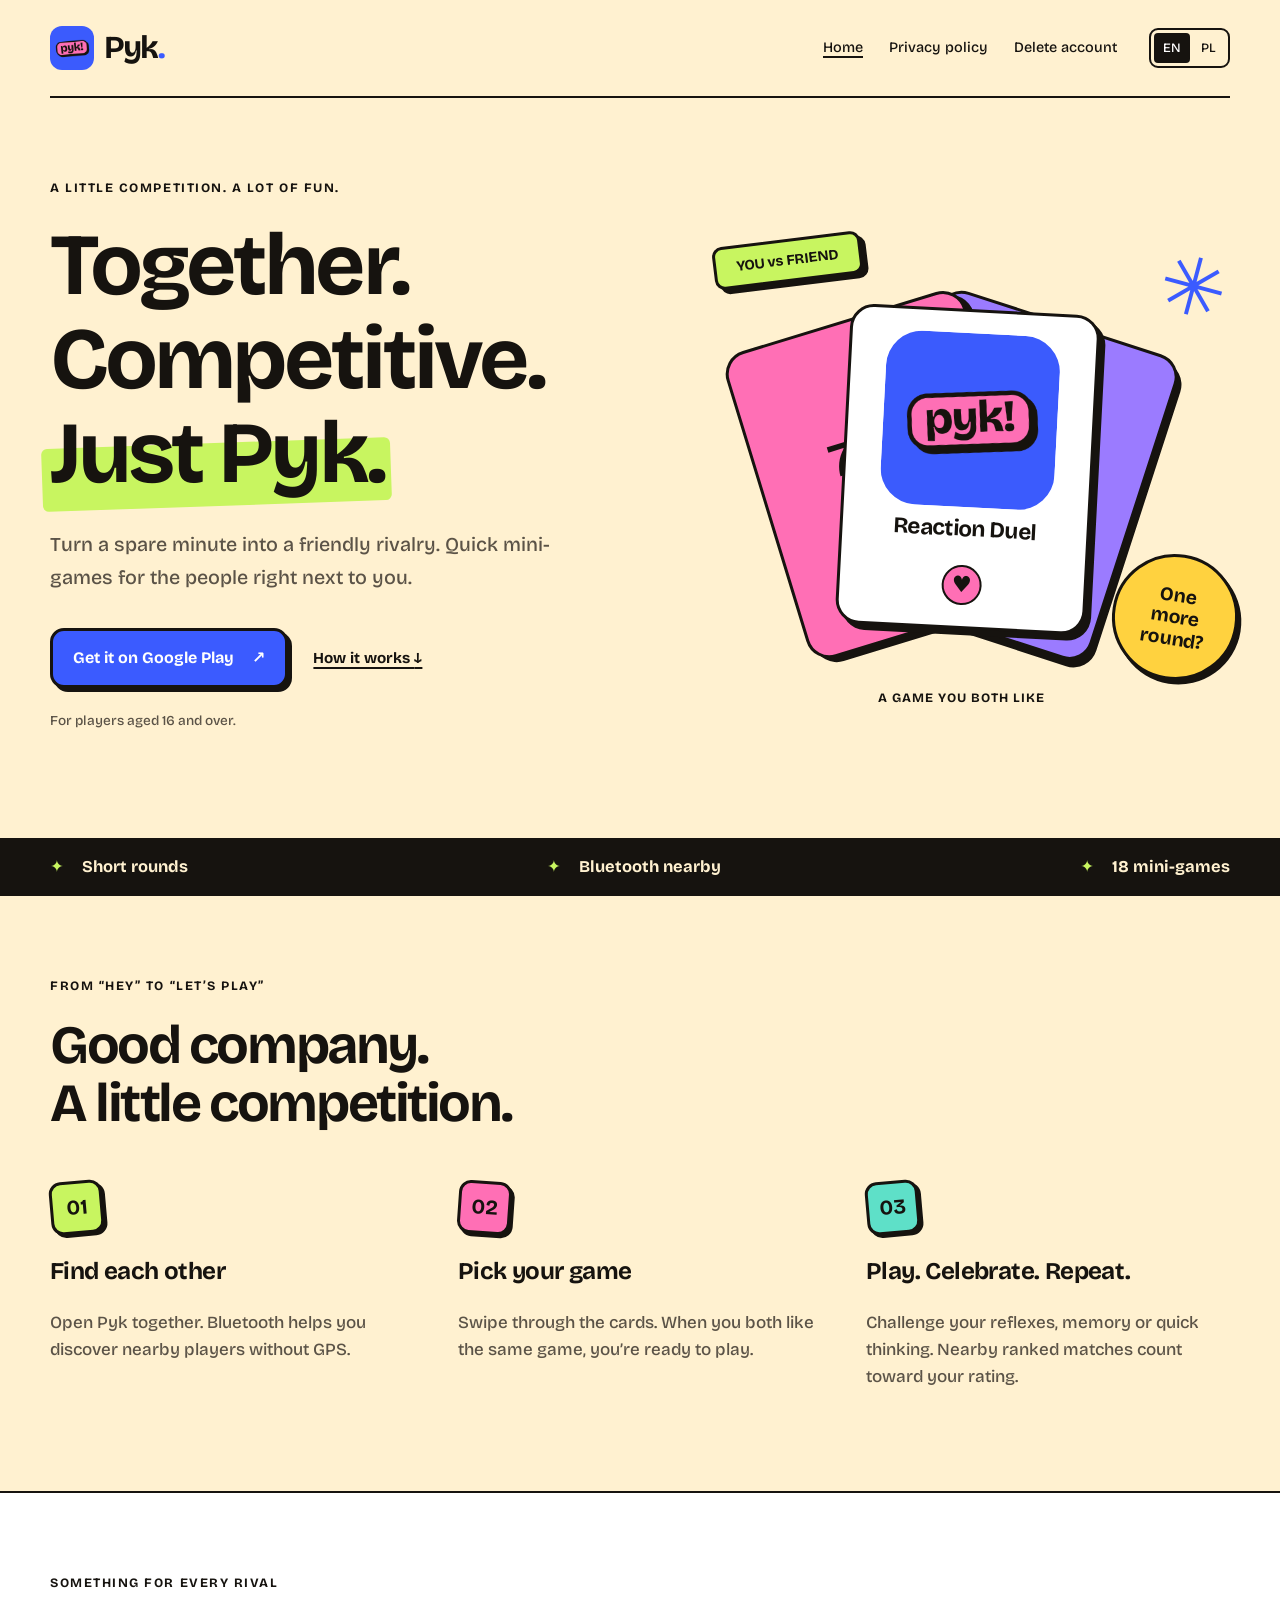
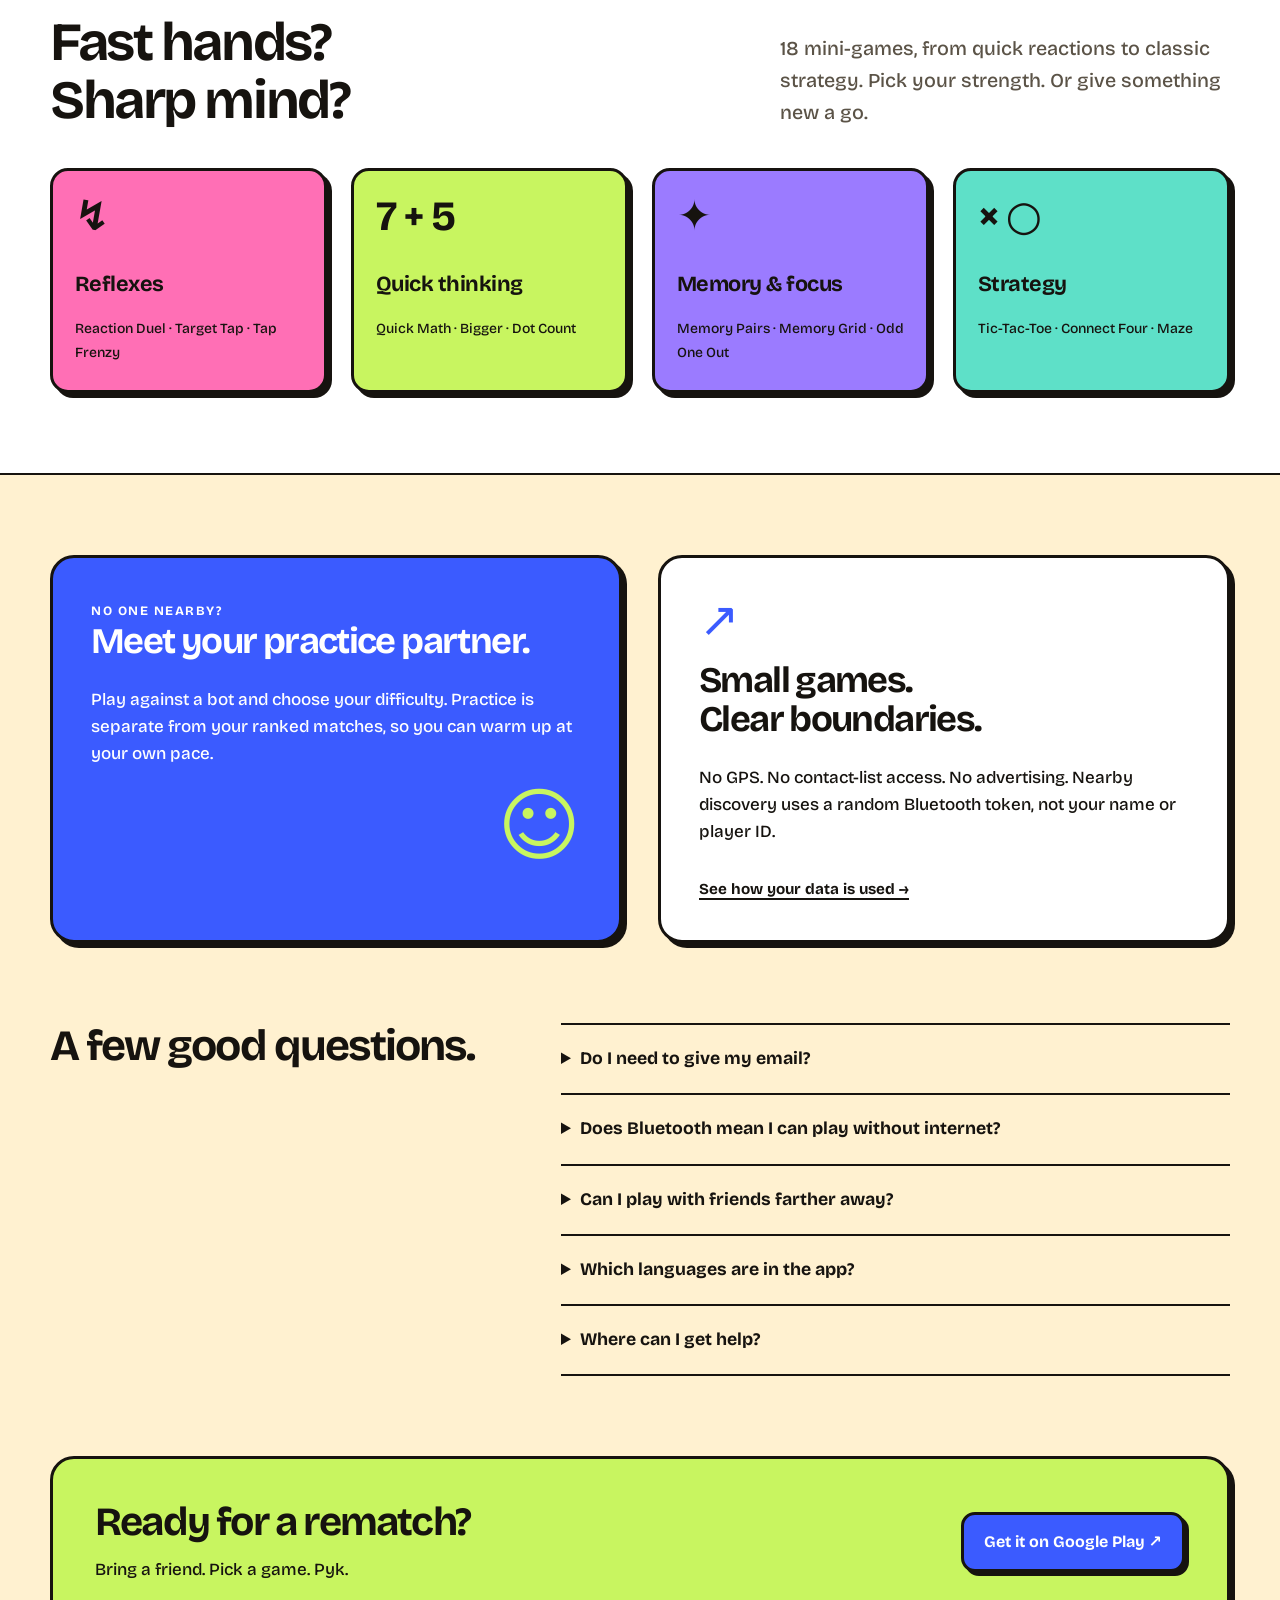
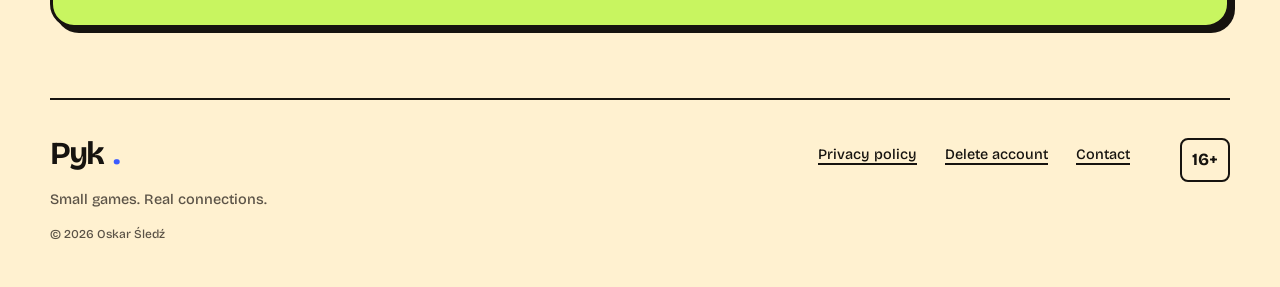
<file: index.html>
<!doctype html>
<html lang="en">
<head>
<meta charset="utf-8">
<meta name="viewport" content="width=device-width, initial-scale=1">
<meta name="description" content="Quick mini-games for people next to each other. Find nearby players with Bluetooth, pick a game together, and make it a rematch.">
<meta name="theme-color" content="#FFF1D0">
<meta name="referrer" content="strict-origin-when-cross-origin">
<title>Your next rivalry starts right here · Pyk</title>
<link rel="canonical" href="https://oski3k.github.io/pyk-site/index.html">
<link rel="alternate" hreflang="en" href="https://oski3k.github.io/pyk-site/index.html">
<link rel="alternate" hreflang="pl" href="https://oski3k.github.io/pyk-site/index-pl.html">
<link rel="alternate" hreflang="x-default" href="https://oski3k.github.io/pyk-site/index.html">
<meta property="og:type" content="website">
<meta property="og:title" content="Your next rivalry starts right here · Pyk">
<meta property="og:description" content="Quick mini-games for people next to each other. Find nearby players with Bluetooth, pick a game together, and make it a rematch.">
<meta property="og:url" content="https://oski3k.github.io/pyk-site/index.html">
<meta property="og:image" content="https://oski3k.github.io/pyk-site/assets/icon.png">
<link rel="icon" href="assets/icon.png" type="image/png">
<link rel="stylesheet" href="style.css">
</head>
<body>
<a class="skip" href="#main">Skip to content</a>
<header class="site-header wrap">
<a class="brand" href="index.html" aria-label="Pyk — Home"><img src="assets/icon.png" alt="" width="44" height="44"><span>Pyk<span class="brand-dot">.</span></span></a>
<nav class="main-nav" aria-label="Home"><a href="index.html" aria-current="page">Home</a><a href="privacy-en.html">Privacy policy</a><a href="delete-account-en.html">Delete account</a></nav>
<nav class="languages" aria-label="Language"><a href="index.html" lang="en" hreflang="en" aria-current="true">EN</a><a href="index-pl.html" lang="pl" hreflang="pl" >PL</a></nav>
</header>
<main id="main"><section class="hero wrap"><div class="hero-copy"><p class="eyebrow">A little competition. A lot of fun.</p><h1>Together.<br>Competitive.<br><span class="highlight">Just Pyk.</span></h1><p class="lead">Turn a spare minute into a friendly rivalry. Quick mini-games for the people right next to you.</p><div class="actions"><a class="button primary" href="https://play.google.com/store/apps/details?id=com.oskarsledz.pyk">Get it on Google Play <span aria-hidden="true">↗</span></a><a class="text-link" href="#how">How it works <span aria-hidden="true">↓</span></a></div><p class="meta">For players aged 16 and over.</p></div><div class="hero-art" role="img" aria-label="An illustration of a friendly duel"><div class="duel-label sticker">YOU vs FRIEND</div><div class="play-card card-back"><span>✦</span><strong>Memory Pairs</strong></div><div class="play-card card-mid"><span>7 + 5</span><strong>Quick Math</strong></div><div class="play-card card-front"><img src="assets/icon.png" alt="" width="240" height="240"><strong>Reaction Duel</strong><div class="card-answer">♥</div></div><span class="round-sticker">One more round?</span><span class="art-spark" aria-hidden="true">✳</span><div class="match-label">A game you both like</div></div></section>
<div class="ribbon"><div class="wrap"><span>Short rounds</span><span>Bluetooth nearby</span><span>18 mini-games</span></div></div>
<section class="section wrap" id="how"><p class="eyebrow">From “hey” to “let’s play”</p><h2>Good company.<br>A little competition.</h2><div class="steps"><article><span class="step-number">01</span><h3>Find each other</h3><p>Open Pyk together. Bluetooth helps you discover nearby players without GPS.</p></article><article><span class="step-number">02</span><h3>Pick your game</h3><p>Swipe through the cards. When you both like the same game, you’re ready to play.</p></article><article><span class="step-number">03</span><h3>Play. Celebrate. Repeat.</h3><p>Challenge your reflexes, memory or quick thinking. Nearby ranked matches count toward your rating.</p></article></div></section>
<section class="games-section"><div class="section wrap"><div class="section-top"><div><p class="eyebrow">Something for every rival</p><h2>Fast hands?<br>Sharp mind?</h2></div><p class="lead">18 mini-games, from quick reactions to classic strategy. Pick your strength. Or give something new a go.</p></div><div class="game-grid"><article class="game-card pink"><span class="game-symbol" aria-hidden="true">↯</span><h3>Reflexes</h3><p>Reaction Duel · Target Tap · Tap Frenzy</p></article><article class="game-card lime"><span class="game-symbol" aria-hidden="true">7 + 5</span><h3>Quick thinking</h3><p>Quick Math · Bigger · Dot Count</p></article><article class="game-card purple"><span class="game-symbol" aria-hidden="true">✦</span><h3>Memory & focus</h3><p>Memory Pairs · Memory Grid · Odd One Out</p></article><article class="game-card teal"><span class="game-symbol" aria-hidden="true">× ○</span><h3>Strategy</h3><p>Tic-Tac-Toe · Connect Four · Maze</p></article></div></div></section>
<section class="section wrap duo"><article class="solo-panel"><span class="eyebrow">No one nearby?</span><h2>Meet your practice partner.</h2><p>Play against a bot and choose your difficulty. Practice is separate from your ranked matches, so you can warm up at your own pace.</p><span class="bot-mark" aria-hidden="true">☺</span></article><article class="privacy-panel"><span class="privacy-mark" aria-hidden="true">↗</span><h2>Small games.<br>Clear boundaries.</h2><p>No GPS. No contact-list access. No advertising. Nearby discovery uses a random Bluetooth token, not your name or player ID.</p><a class="text-link" href="privacy-en.html">See how your data is used →</a></article></section>
<section class="section wrap faq"><h2>A few good questions.</h2><div><details><summary>Do I need to give my email?</summary><p>No. You can start with a nickname. Secure your account with email or Google if you want to recover it or use it on another phone, where these sign-in options are available.</p></details><details><summary>Does Bluetooth mean I can play without internet?</summary><p>Bluetooth finds nearby players. Matches with other people use the online service, so both phones need an internet connection. Bot practice can be played offline.</p></details><details><summary>Can I play with friends farther away?</summary><p>Yes. You can invite friends to a friendly match online. Nearby ranked matches and friendly matches are separate.</p></details><details><summary>Which languages are in the app?</summary><p>English, Polish, Ukrainian, German, Spanish, French, Italian and Portuguese. You can change the language in your profile.</p></details><details><summary>Where can I get help?</summary><p>Email hello@oskarsledz.pl. For an account deletion request, use the instructions on our Delete account page.</p></details></div></section>
<section class="wrap final-cta"><div><h2>Ready for a rematch?</h2><p>Bring a friend. Pick a game. Pyk.</p></div><a class="button primary" href="https://play.google.com/store/apps/details?id=com.oskarsledz.pyk">Get it on Google Play ↗</a></section></main>
<footer class="site-footer wrap"><div><a class="brand" href="index.html">Pyk<span class="brand-dot">.</span></a><p>Small games. Real connections.</p><small>© 2026 Oskar Śledź</small></div><nav aria-label="Privacy & account"><a href="privacy-en.html">Privacy policy</a><a href="delete-account-en.html">Delete account</a><a href="mailto:hello@oskarsledz.pl">Contact</a></nav><span class="age-label">16+</span></footer>
</body>
</html>
</file>
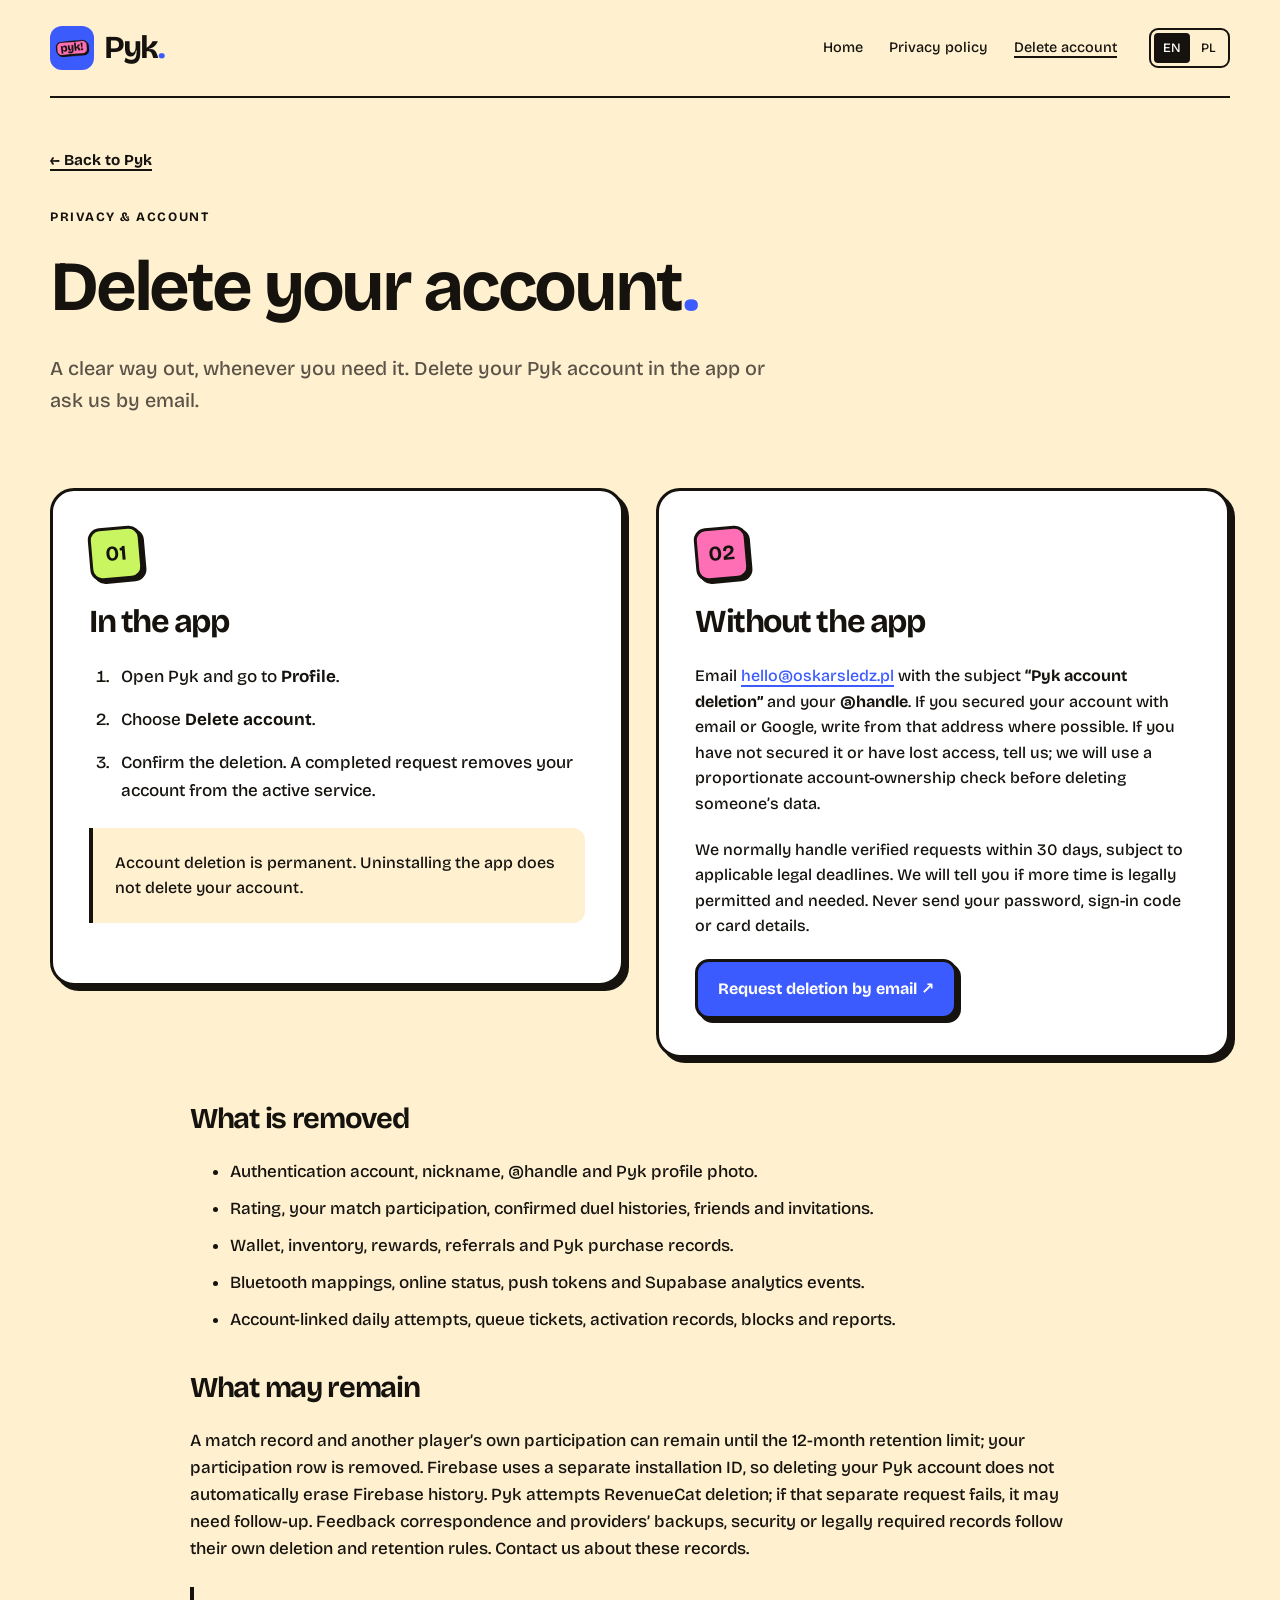
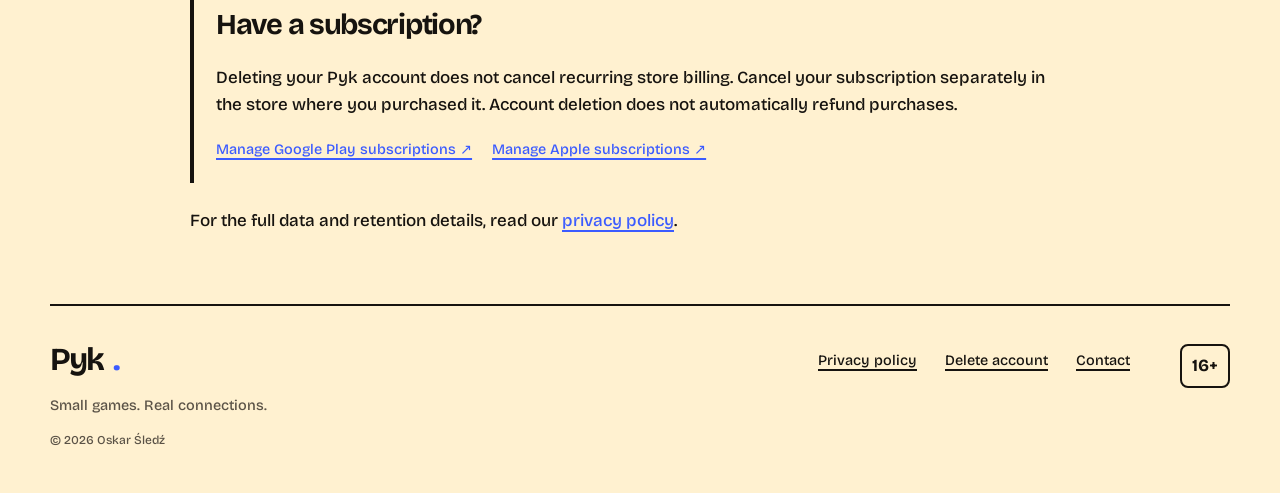
<file: delete-account-en.html>
<!doctype html>
<html lang="en">
<head>
<meta charset="utf-8">
<meta name="viewport" content="width=device-width, initial-scale=1">
<meta name="description" content="A clear way out, whenever you need it. Delete your Pyk account in the app or ask us by email.">
<meta name="theme-color" content="#FFF1D0">
<meta name="referrer" content="strict-origin-when-cross-origin">
<title>Delete your account · Pyk</title>
<link rel="canonical" href="https://oski3k.github.io/pyk-site/delete-account-en.html">
<link rel="alternate" hreflang="en" href="https://oski3k.github.io/pyk-site/delete-account-en.html">
<link rel="alternate" hreflang="pl" href="https://oski3k.github.io/pyk-site/delete-account.html">
<link rel="alternate" hreflang="x-default" href="https://oski3k.github.io/pyk-site/delete-account-en.html">
<meta property="og:type" content="website">
<meta property="og:title" content="Delete your account · Pyk">
<meta property="og:description" content="A clear way out, whenever you need it. Delete your Pyk account in the app or ask us by email.">
<meta property="og:url" content="https://oski3k.github.io/pyk-site/delete-account-en.html">
<meta property="og:image" content="https://oski3k.github.io/pyk-site/assets/icon.png">
<link rel="icon" href="assets/icon.png" type="image/png">
<link rel="stylesheet" href="style.css">
</head>
<body>
<a class="skip" href="#main">Skip to content</a>
<header class="site-header wrap">
<a class="brand" href="index.html" aria-label="Pyk — Home"><img src="assets/icon.png" alt="" width="44" height="44"><span>Pyk<span class="brand-dot">.</span></span></a>
<nav class="main-nav" aria-label="Home"><a href="index.html">Home</a><a href="privacy-en.html">Privacy policy</a><a href="delete-account-en.html" aria-current="page">Delete account</a></nav>
<nav class="languages" aria-label="Language"><a href="delete-account-en.html" lang="en" hreflang="en" aria-current="true">EN</a><a href="delete-account.html" lang="pl" hreflang="pl" >PL</a></nav>
</header>
<main id="main"><div class="wrap legal-head"><a class="text-link" href="index.html">← Back to Pyk</a><p class="eyebrow">Privacy & account</p><h1>Delete your account<span class="brand-dot">.</span></h1><p class="lead">A clear way out, whenever you need it. Delete your Pyk account in the app or ask us by email.</p></div><div class="wrap deletion-grid"><section class="deletion-card"><span class="step-number">01</span><h2>In the app</h2><ol class="delete-steps"><li>Open Pyk and go to <strong>Profile</strong>.</li><li>Choose <strong>Delete account</strong>.</li><li>Confirm the deletion. A completed request removes your account from the active service.</li></ol><p class="notice">Account deletion is permanent. Uninstalling the app does not delete your account.</p></section><section class="deletion-card"><span class="step-number pink">02</span><h2>Without the app</h2><p>Email <a href="mailto:hello@oskarsledz.pl?subject=Pyk%20account%20deletion">hello@oskarsledz.pl</a> with the subject <strong>“Pyk account deletion”</strong> and your <strong>@handle</strong>. If you secured your account with email or Google, write from that address where possible. If you have not secured it or have lost access, tell us; we will use a proportionate account-ownership check before deleting someone’s data.</p><p>We normally handle verified requests within 30 days, subject to applicable legal deadlines. We will tell you if more time is legally permitted and needed. Never send your password, sign-in code or card details.</p><a class="button primary" href="mailto:hello@oskarsledz.pl?subject=Pyk%20account%20deletion">Request deletion by email ↗</a></section></div><article class="wrap deletion-details"><section><h2>What is removed</h2><ul><li>Authentication account, nickname, @handle and Pyk profile photo.</li><li>Rating, your match participation, confirmed duel histories, friends and invitations.</li><li>Wallet, inventory, rewards, referrals and Pyk purchase records.</li><li>Bluetooth mappings, online status, push tokens and Supabase analytics events.</li><li>Account-linked daily attempts, queue tickets, activation records, blocks and reports.</li></ul></section><section><h2>What may remain</h2><p>A match record and another player’s own participation can remain until the 12-month retention limit; your participation row is removed. Firebase uses a separate installation ID, so deleting your Pyk account does not automatically erase Firebase history. Pyk attempts RevenueCat deletion; if that separate request fails, it may need follow-up. Feedback correspondence and providers’ backups, security or legally required records follow their own deletion and retention rules. Contact us about these records.</p></section><aside class="notice"><h2>Have a subscription?</h2><p>Deleting your Pyk account does not cancel recurring store billing. Cancel your subscription separately in the store where you purchased it. Account deletion does not automatically refund purchases.</p><div class="store-links"><a href="https://play.google.com/store/account/subscriptions">Manage Google Play subscriptions ↗</a><a href="https://apps.apple.com/account/subscriptions">Manage Apple subscriptions ↗</a></div></aside><p>For the full data and retention details, read our <a href="privacy-en.html">privacy policy</a>.</p></article></main>
<footer class="site-footer wrap"><div><a class="brand" href="index.html">Pyk<span class="brand-dot">.</span></a><p>Small games. Real connections.</p><small>© 2026 Oskar Śledź</small></div><nav aria-label="Privacy & account"><a href="privacy-en.html">Privacy policy</a><a href="delete-account-en.html">Delete account</a><a href="mailto:hello@oskarsledz.pl">Contact</a></nav><span class="age-label">16+</span></footer>
</body>
</html>
</file>
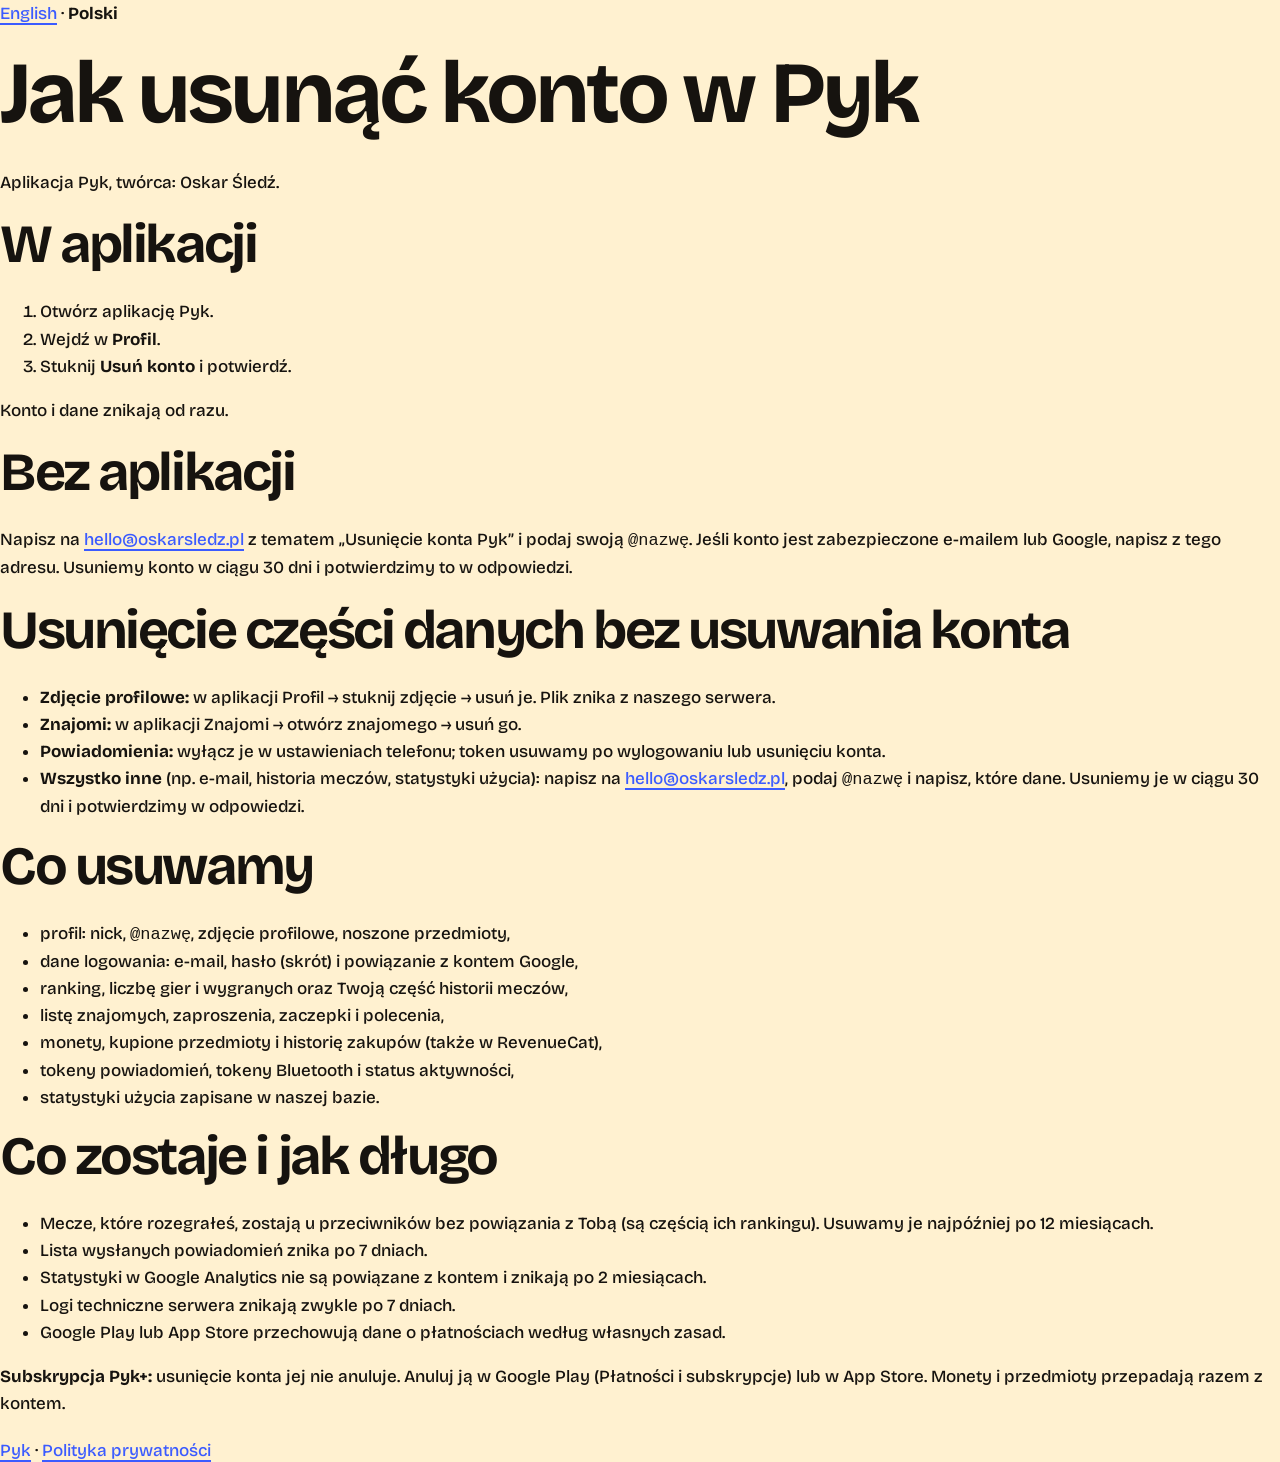
<file: delete-account-pl.html>
<!doctype html>
<html lang="pl">
<head>
  <meta charset="utf-8">
  <meta name="viewport" content="width=device-width, initial-scale=1">
  <title>Pyk – usuwanie konta</title>
  <link rel="alternate" hreflang="en" href="delete-account.html">
  <link rel="stylesheet" href="style.css">
</head>
<body>
<main>
  <p class="lang"><a href="delete-account.html" hreflang="en" lang="en">English</a> · <strong>Polski</strong></p>
  <h1>Jak usunąć konto w Pyk</h1>
  <p>Aplikacja Pyk, twórca: Oskar Śledź.</p>

  <h2>W aplikacji</h2>
  <ol>
    <li>Otwórz aplikację Pyk.</li>
    <li>Wejdź w <strong>Profil</strong>.</li>
    <li>Stuknij <strong>Usuń konto</strong> i potwierdź.</li>
  </ol>
  <p>Konto i dane znikają od razu.</p>

  <h2>Bez aplikacji</h2>
  <p>Napisz na <a href="mailto:hello@oskarsledz.pl?subject=Usuni%C4%99cie%20konta%20Pyk">hello@oskarsledz.pl</a> z tematem „Usunięcie konta Pyk” i podaj swoją <code>@nazwę</code>. Jeśli konto jest zabezpieczone e-mailem lub Google, napisz z tego adresu. Usuniemy konto w ciągu 30 dni i potwierdzimy to w odpowiedzi.</p>

  <h2 id="data">Usunięcie części danych bez usuwania konta</h2>
  <ul>
    <li><strong>Zdjęcie profilowe:</strong> w aplikacji Profil → stuknij zdjęcie → usuń je. Plik znika z naszego serwera.</li>
    <li><strong>Znajomi:</strong> w aplikacji Znajomi → otwórz znajomego → usuń go.</li>
    <li><strong>Powiadomienia:</strong> wyłącz je w ustawieniach telefonu; token usuwamy po wylogowaniu lub usunięciu konta.</li>
    <li><strong>Wszystko inne</strong> (np. e-mail, historia meczów, statystyki użycia): napisz na <a href="mailto:hello@oskarsledz.pl?subject=Usuni%C4%99cie%20danych%20Pyk">hello@oskarsledz.pl</a>, podaj <code>@nazwę</code> i napisz, które dane. Usuniemy je w ciągu 30 dni i potwierdzimy w odpowiedzi.</li>
  </ul>

  <h2>Co usuwamy</h2>
  <ul>
    <li>profil: nick, <code>@nazwę</code>, zdjęcie profilowe, noszone przedmioty,</li>
    <li>dane logowania: e-mail, hasło (skrót) i powiązanie z kontem Google,</li>
    <li>ranking, liczbę gier i wygranych oraz Twoją część historii meczów,</li>
    <li>listę znajomych, zaproszenia, zaczepki i polecenia,</li>
    <li>monety, kupione przedmioty i historię zakupów (także w RevenueCat),</li>
    <li>tokeny powiadomień, tokeny Bluetooth i status aktywności,</li>
    <li>statystyki użycia zapisane w naszej bazie.</li>
  </ul>

  <h2>Co zostaje i jak długo</h2>
  <ul>
    <li>Mecze, które rozegrałeś, zostają u przeciwników bez powiązania z Tobą (są częścią ich rankingu). Usuwamy je najpóźniej po 12 miesiącach.</li>
    <li>Lista wysłanych powiadomień znika po 7 dniach.</li>
    <li>Statystyki w Google Analytics nie są powiązane z kontem i znikają po 2 miesiącach.</li>
    <li>Logi techniczne serwera znikają zwykle po 7 dniach.</li>
    <li>Google Play lub App Store przechowują dane o płatnościach według własnych zasad.</li>
  </ul>
  <p><strong>Subskrypcja Pyk+:</strong> usunięcie konta jej nie anuluje. Anuluj ją w Google Play (Płatności i subskrypcje) lub w App Store. Monety i przedmioty przepadają razem z kontem.</p>

  <nav><a href="index.html">Pyk</a> · <a href="privacy-pl.html">Polityka prywatności</a></nav>
</main>
</body>
</html>
</file>
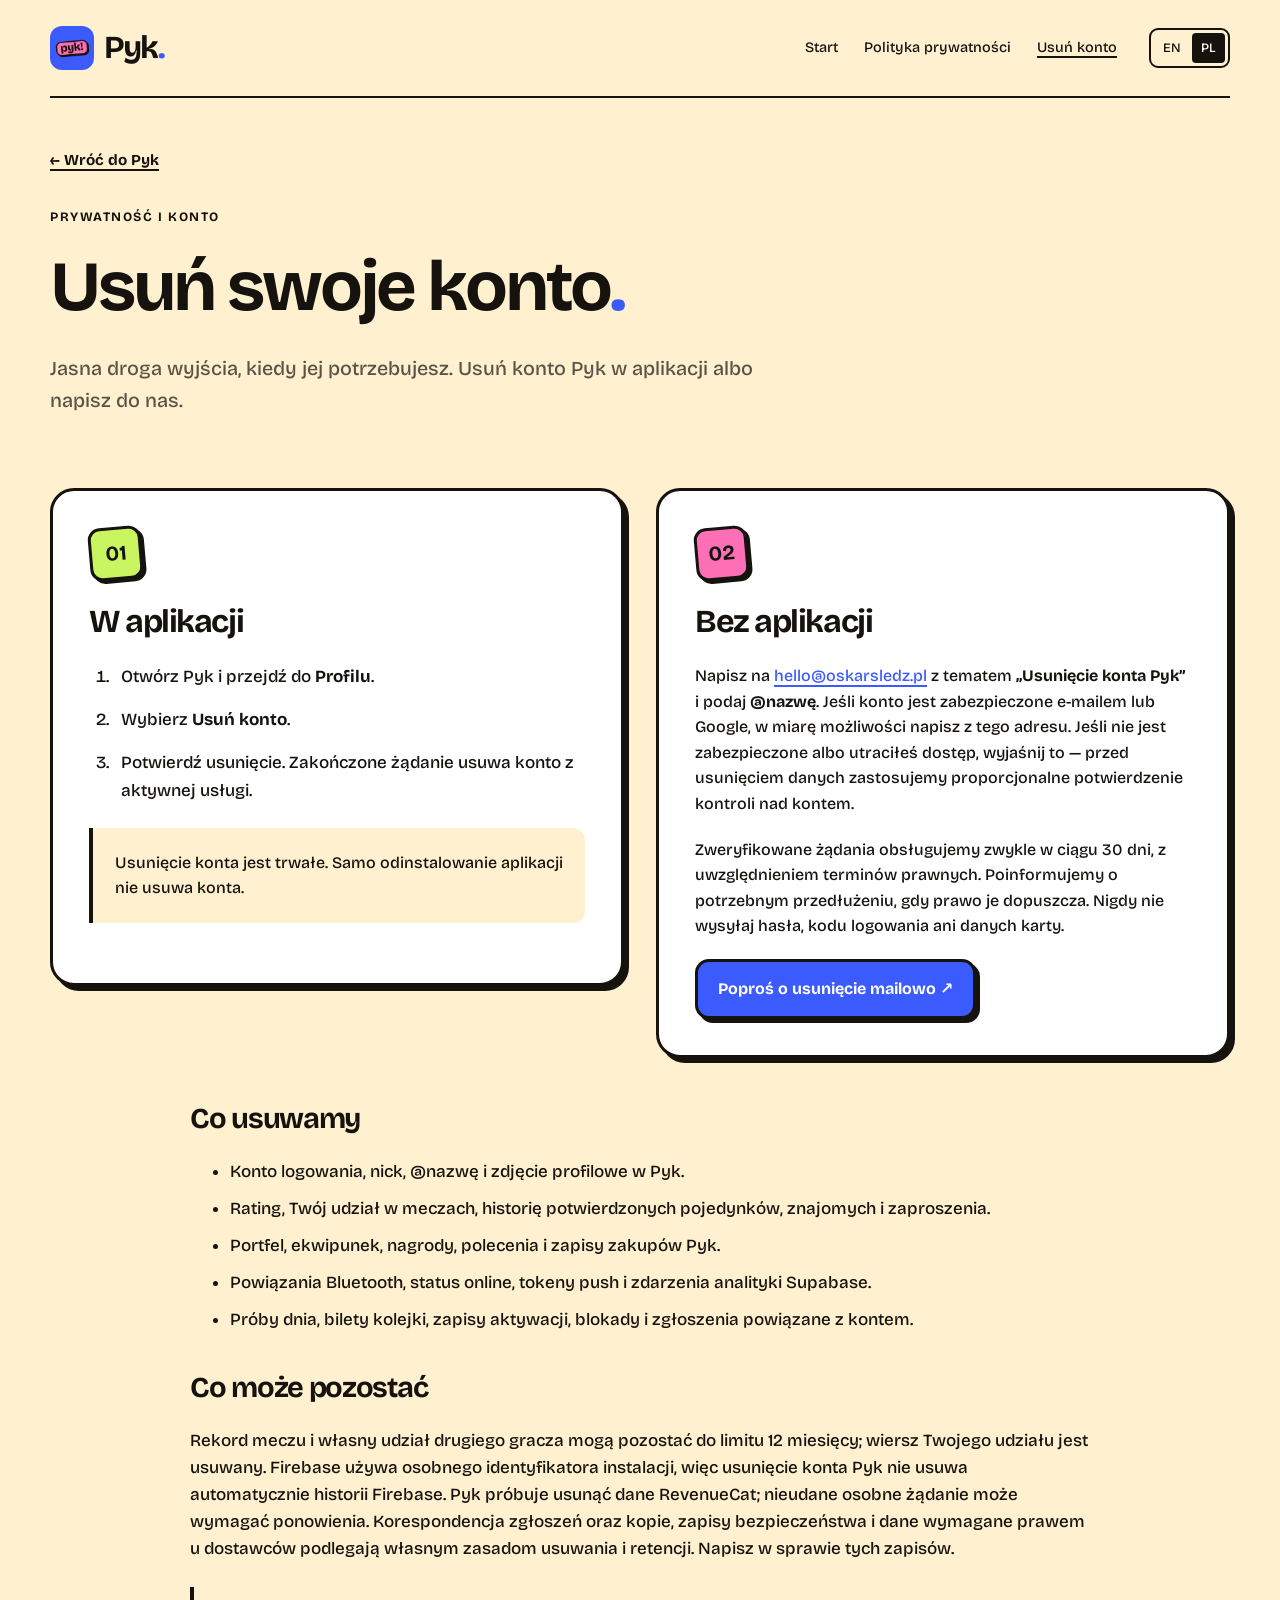
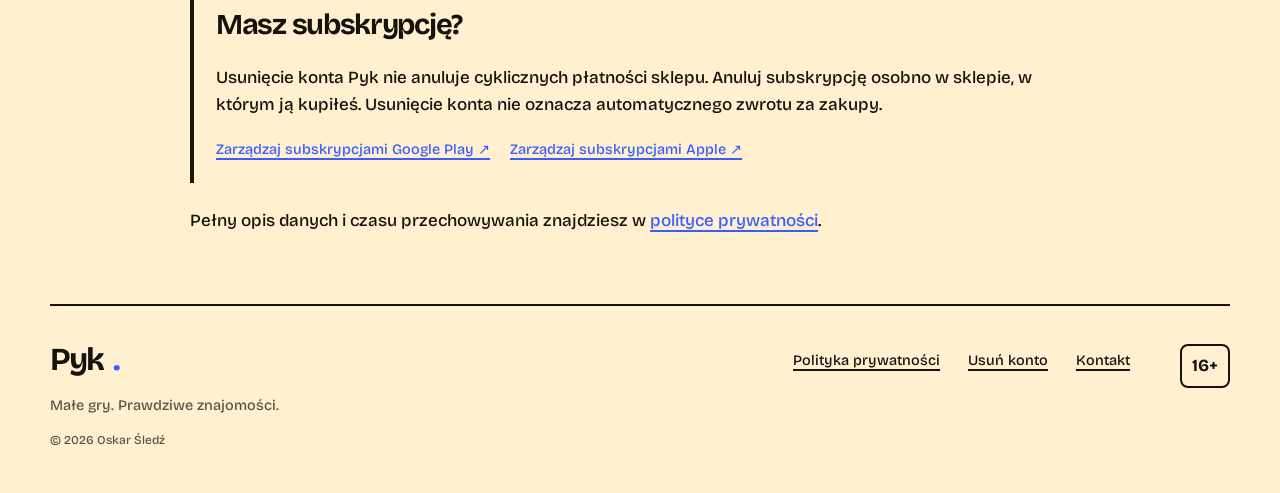
<file: delete-account.html>
<!doctype html>
<html lang="pl">
<head>
<meta charset="utf-8">
<meta name="viewport" content="width=device-width, initial-scale=1">
<meta name="description" content="Jasna droga wyjścia, kiedy jej potrzebujesz. Usuń konto Pyk w aplikacji albo napisz do nas.">
<meta name="theme-color" content="#FFF1D0">
<meta name="referrer" content="strict-origin-when-cross-origin">
<title>Usuń swoje konto · Pyk</title>
<link rel="canonical" href="https://oski3k.github.io/pyk-site/delete-account.html">
<link rel="alternate" hreflang="en" href="https://oski3k.github.io/pyk-site/delete-account-en.html">
<link rel="alternate" hreflang="pl" href="https://oski3k.github.io/pyk-site/delete-account.html">
<link rel="alternate" hreflang="x-default" href="https://oski3k.github.io/pyk-site/delete-account-en.html">
<meta property="og:type" content="website">
<meta property="og:title" content="Usuń swoje konto · Pyk">
<meta property="og:description" content="Jasna droga wyjścia, kiedy jej potrzebujesz. Usuń konto Pyk w aplikacji albo napisz do nas.">
<meta property="og:url" content="https://oski3k.github.io/pyk-site/delete-account.html">
<meta property="og:image" content="https://oski3k.github.io/pyk-site/assets/icon.png">
<link rel="icon" href="assets/icon.png" type="image/png">
<link rel="stylesheet" href="style.css">
</head>
<body>
<a class="skip" href="#main">Przejdź do treści</a>
<header class="site-header wrap">
<a class="brand" href="index-pl.html" aria-label="Pyk — Start"><img src="assets/icon.png" alt="" width="44" height="44"><span>Pyk<span class="brand-dot">.</span></span></a>
<nav class="main-nav" aria-label="Start"><a href="index-pl.html">Start</a><a href="privacy.html">Polityka prywatności</a><a href="delete-account.html" aria-current="page">Usuń konto</a></nav>
<nav class="languages" aria-label="Język"><a href="delete-account-en.html" lang="en" hreflang="en" >EN</a><a href="delete-account.html" lang="pl" hreflang="pl" aria-current="true">PL</a></nav>
</header>
<main id="main"><div class="wrap legal-head"><a class="text-link" href="index-pl.html">← Wróć do Pyk</a><p class="eyebrow">Prywatność i konto</p><h1>Usuń swoje konto<span class="brand-dot">.</span></h1><p class="lead">Jasna droga wyjścia, kiedy jej potrzebujesz. Usuń konto Pyk w aplikacji albo napisz do nas.</p></div><div class="wrap deletion-grid"><section class="deletion-card"><span class="step-number">01</span><h2>W aplikacji</h2><ol class="delete-steps"><li>Otwórz Pyk i przejdź do <strong>Profilu</strong>.</li><li>Wybierz <strong>Usuń konto</strong>.</li><li>Potwierdź usunięcie. Zakończone żądanie usuwa konto z aktywnej usługi.</li></ol><p class="notice">Usunięcie konta jest trwałe. Samo odinstalowanie aplikacji nie usuwa konta.</p></section><section class="deletion-card"><span class="step-number pink">02</span><h2>Bez aplikacji</h2><p>Napisz na <a href="mailto:hello@oskarsledz.pl?subject=Usuniecie%20konta%20Pyk">hello@oskarsledz.pl</a> z tematem <strong>„Usunięcie konta Pyk”</strong> i podaj <strong>@nazwę</strong>. Jeśli konto jest zabezpieczone e-mailem lub Google, w miarę możliwości napisz z tego adresu. Jeśli nie jest zabezpieczone albo utraciłeś dostęp, wyjaśnij to — przed usunięciem danych zastosujemy proporcjonalne potwierdzenie kontroli nad kontem.</p><p>Zweryfikowane żądania obsługujemy zwykle w ciągu 30 dni, z uwzględnieniem terminów prawnych. Poinformujemy o potrzebnym przedłużeniu, gdy prawo je dopuszcza. Nigdy nie wysyłaj hasła, kodu logowania ani danych karty.</p><a class="button primary" href="mailto:hello@oskarsledz.pl?subject=Pyk%20account%20deletion">Poproś o usunięcie mailowo ↗</a></section></div><article class="wrap deletion-details"><section><h2>Co usuwamy</h2><ul><li>Konto logowania, nick, @nazwę i zdjęcie profilowe w Pyk.</li><li>Rating, Twój udział w meczach, historię potwierdzonych pojedynków, znajomych i zaproszenia.</li><li>Portfel, ekwipunek, nagrody, polecenia i zapisy zakupów Pyk.</li><li>Powiązania Bluetooth, status online, tokeny push i zdarzenia analityki Supabase.</li><li>Próby dnia, bilety kolejki, zapisy aktywacji, blokady i zgłoszenia powiązane z kontem.</li></ul></section><section><h2>Co może pozostać</h2><p>Rekord meczu i własny udział drugiego gracza mogą pozostać do limitu 12 miesięcy; wiersz Twojego udziału jest usuwany. Firebase używa osobnego identyfikatora instalacji, więc usunięcie konta Pyk nie usuwa automatycznie historii Firebase. Pyk próbuje usunąć dane RevenueCat; nieudane osobne żądanie może wymagać ponowienia. Korespondencja zgłoszeń oraz kopie, zapisy bezpieczeństwa i dane wymagane prawem u dostawców podlegają własnym zasadom usuwania i retencji. Napisz w sprawie tych zapisów.</p></section><aside class="notice"><h2>Masz subskrypcję?</h2><p>Usunięcie konta Pyk nie anuluje cyklicznych płatności sklepu. Anuluj subskrypcję osobno w sklepie, w którym ją kupiłeś. Usunięcie konta nie oznacza automatycznego zwrotu za zakupy.</p><div class="store-links"><a href="https://play.google.com/store/account/subscriptions">Zarządzaj subskrypcjami Google Play ↗</a><a href="https://apps.apple.com/account/subscriptions">Zarządzaj subskrypcjami Apple ↗</a></div></aside><p>Pełny opis danych i czasu przechowywania znajdziesz w <a href="privacy.html">polityce prywatności</a>.</p></article></main>
<footer class="site-footer wrap"><div><a class="brand" href="index-pl.html">Pyk<span class="brand-dot">.</span></a><p>Małe gry. Prawdziwe znajomości.</p><small>© 2026 Oskar Śledź</small></div><nav aria-label="Prywatność i konto"><a href="privacy.html">Polityka prywatności</a><a href="delete-account.html">Usuń konto</a><a href="mailto:hello@oskarsledz.pl">Kontakt</a></nav><span class="age-label">16+</span></footer>
</body>
</html>
</file>
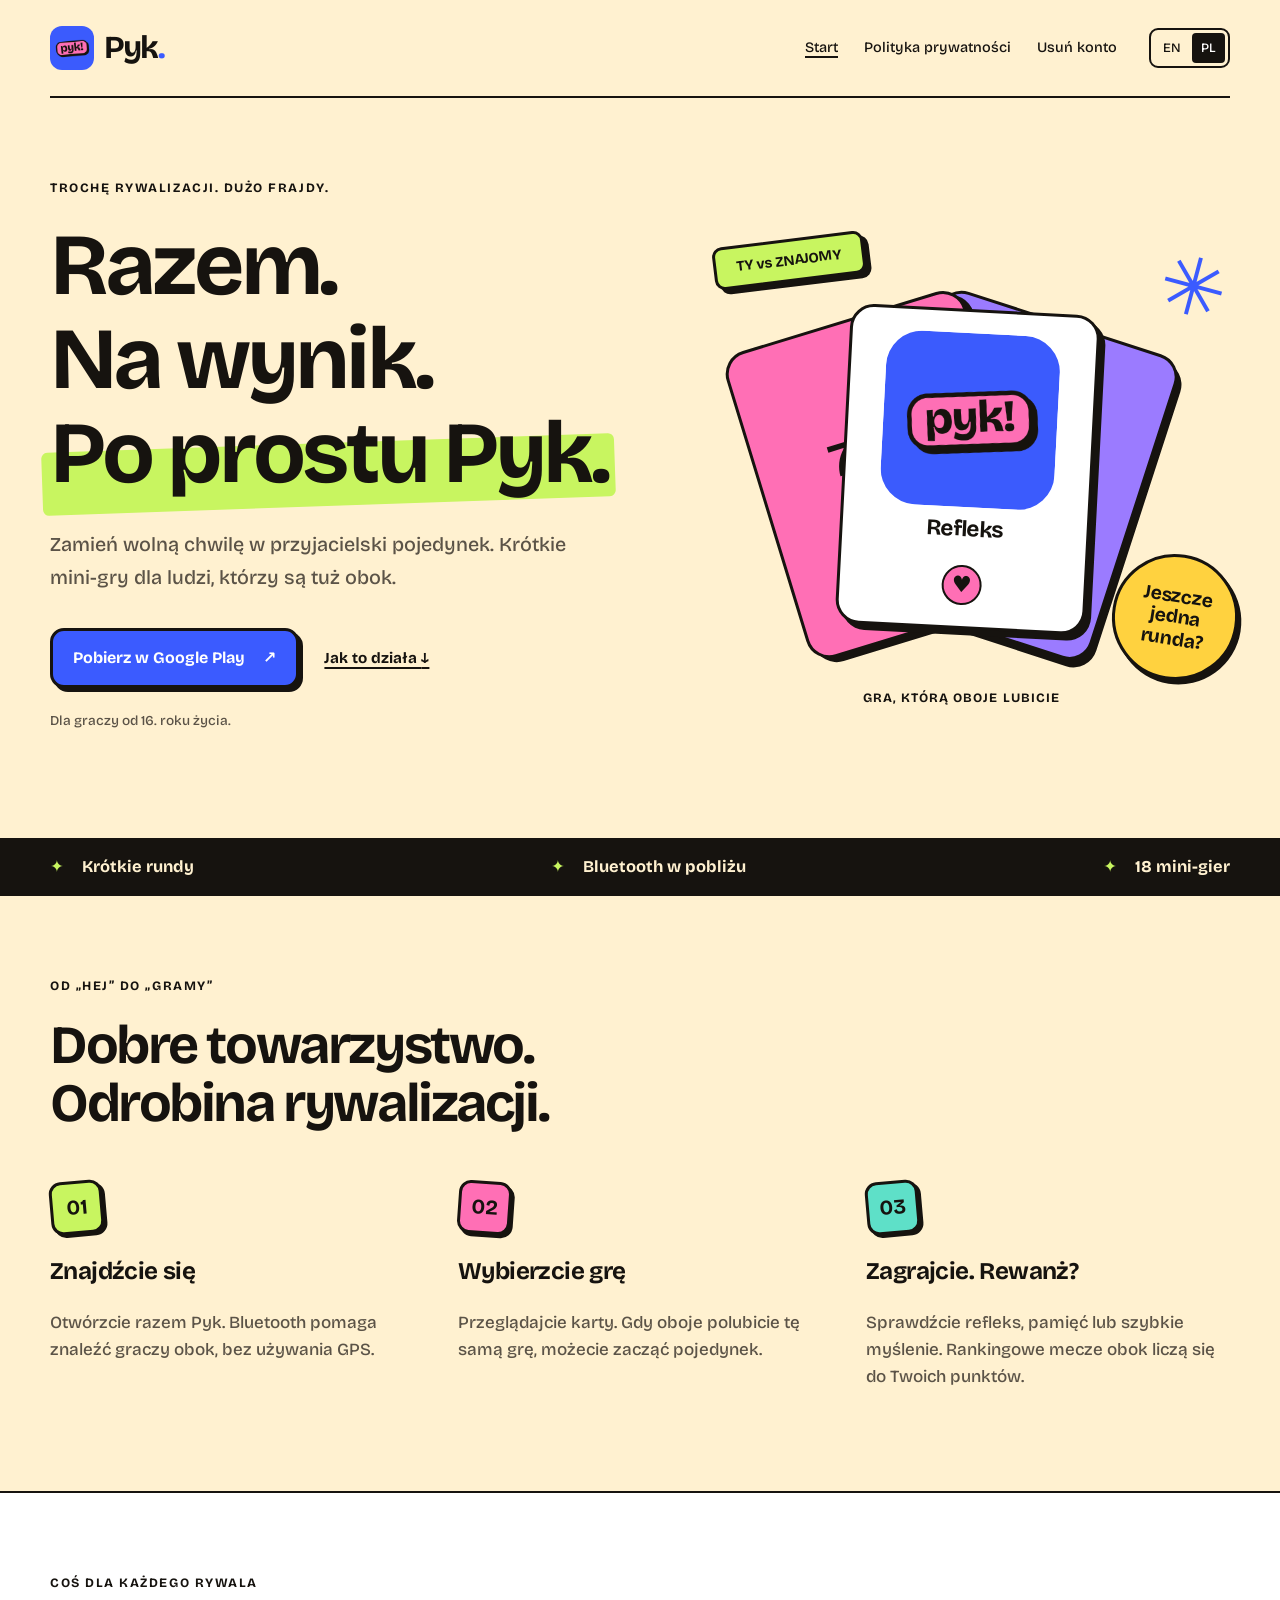
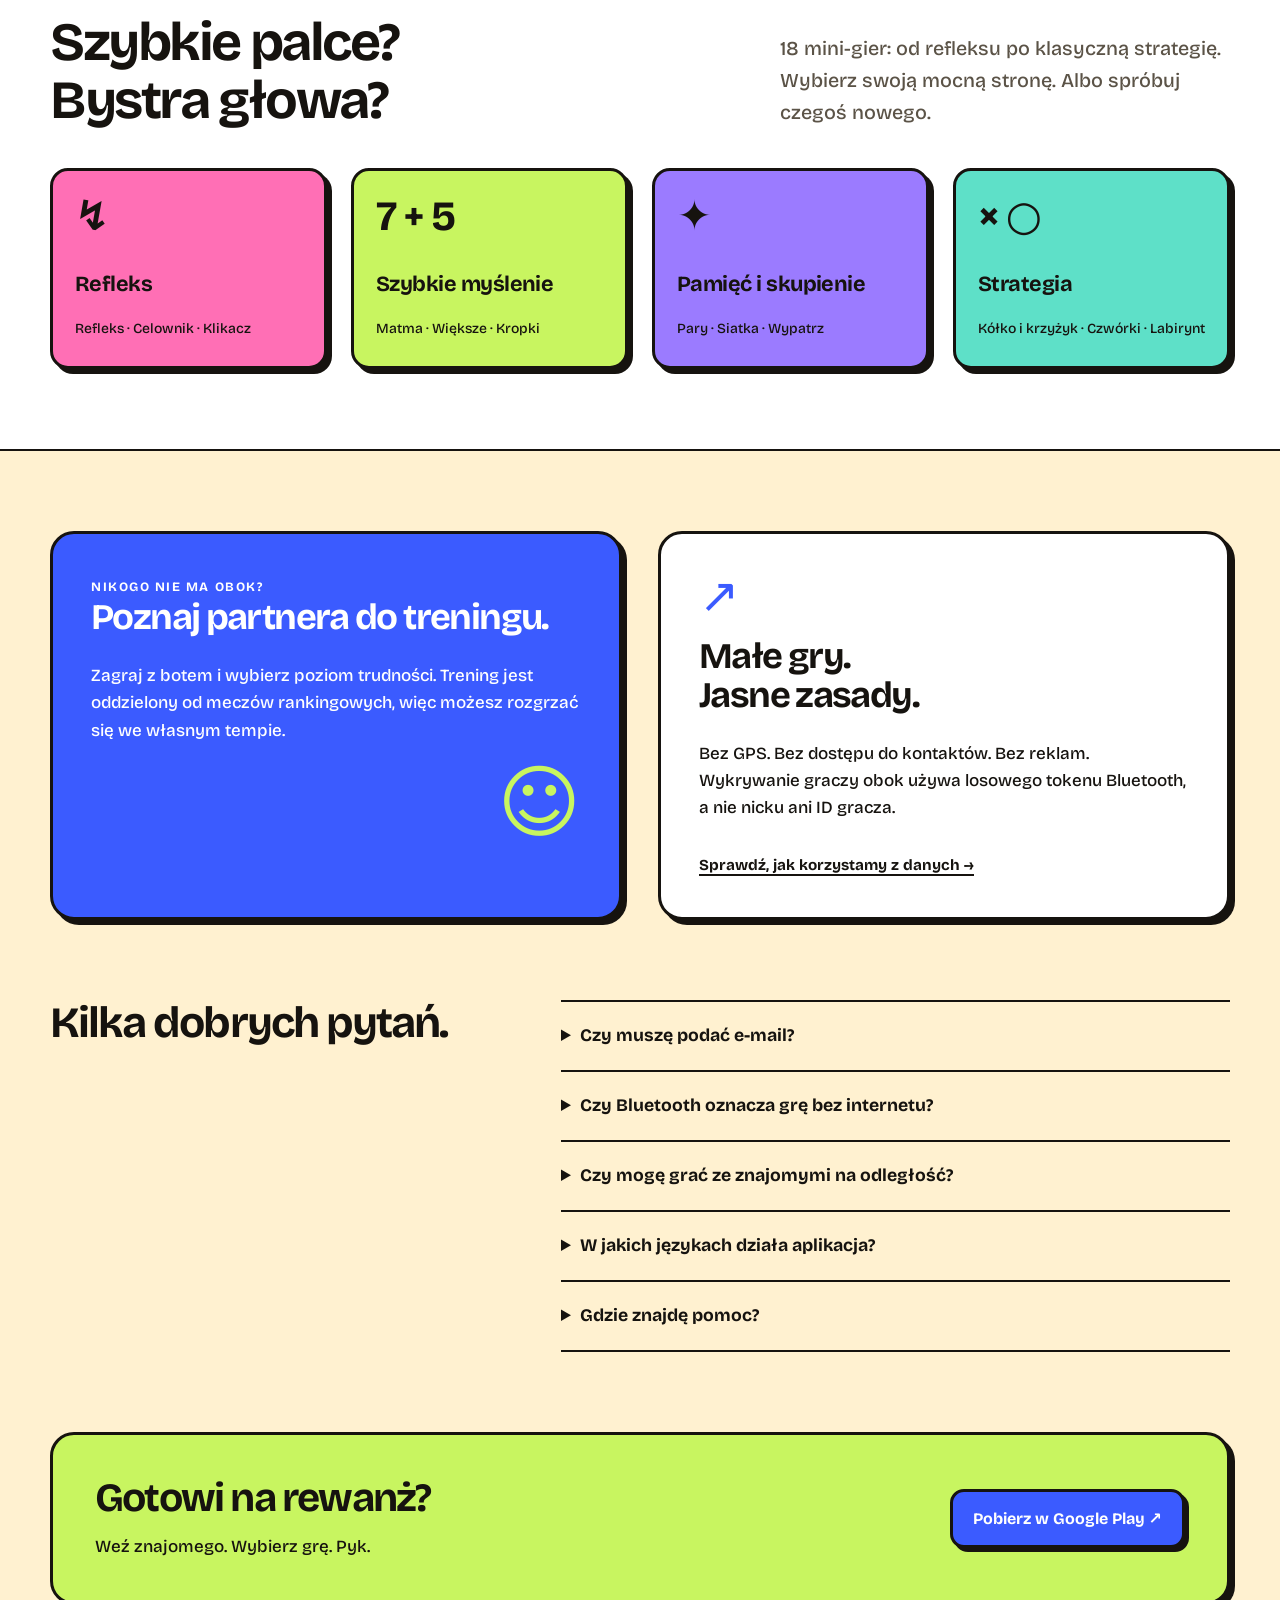
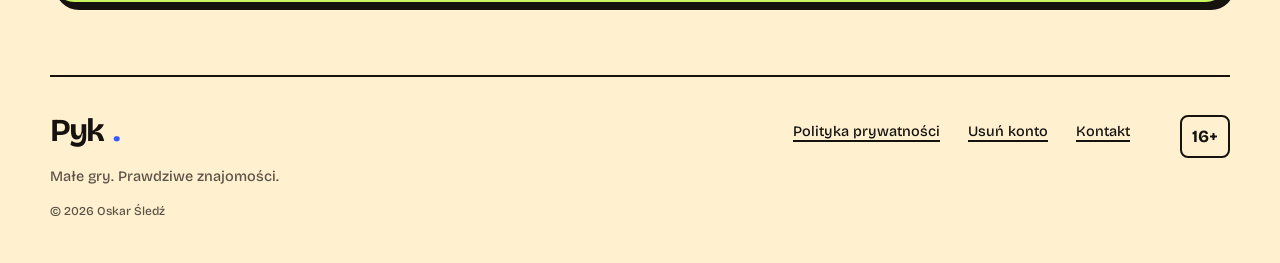
<file: index-pl.html>
<!doctype html>
<html lang="pl">
<head>
<meta charset="utf-8">
<meta name="viewport" content="width=device-width, initial-scale=1">
<meta name="description" content="Krótkie mini-gry dla ludzi obok siebie. Znajdź graczy przez Bluetooth, wspólnie wybierzcie grę i zagrajcie rewanż.">
<meta name="theme-color" content="#FFF1D0">
<meta name="referrer" content="strict-origin-when-cross-origin">
<title>Twoja następna rywalizacja zaczyna się tutaj · Pyk</title>
<link rel="canonical" href="https://oski3k.github.io/pyk-site/index-pl.html">
<link rel="alternate" hreflang="en" href="https://oski3k.github.io/pyk-site/index.html">
<link rel="alternate" hreflang="pl" href="https://oski3k.github.io/pyk-site/index-pl.html">
<link rel="alternate" hreflang="x-default" href="https://oski3k.github.io/pyk-site/index.html">
<meta property="og:type" content="website">
<meta property="og:title" content="Twoja następna rywalizacja zaczyna się tutaj · Pyk">
<meta property="og:description" content="Krótkie mini-gry dla ludzi obok siebie. Znajdź graczy przez Bluetooth, wspólnie wybierzcie grę i zagrajcie rewanż.">
<meta property="og:url" content="https://oski3k.github.io/pyk-site/index-pl.html">
<meta property="og:image" content="https://oski3k.github.io/pyk-site/assets/icon.png">
<link rel="icon" href="assets/icon.png" type="image/png">
<link rel="stylesheet" href="style.css">
</head>
<body>
<a class="skip" href="#main">Przejdź do treści</a>
<header class="site-header wrap">
<a class="brand" href="index-pl.html" aria-label="Pyk — Start"><img src="assets/icon.png" alt="" width="44" height="44"><span>Pyk<span class="brand-dot">.</span></span></a>
<nav class="main-nav" aria-label="Start"><a href="index-pl.html" aria-current="page">Start</a><a href="privacy.html">Polityka prywatności</a><a href="delete-account.html">Usuń konto</a></nav>
<nav class="languages" aria-label="Język"><a href="index.html" lang="en" hreflang="en" >EN</a><a href="index-pl.html" lang="pl" hreflang="pl" aria-current="true">PL</a></nav>
</header>
<main id="main"><section class="hero wrap"><div class="hero-copy"><p class="eyebrow">Trochę rywalizacji. Dużo frajdy.</p><h1>Razem.<br>Na wynik.<br><span class="highlight">Po prostu Pyk.</span></h1><p class="lead">Zamień wolną chwilę w przyjacielski pojedynek. Krótkie mini-gry dla ludzi, którzy są tuż obok.</p><div class="actions"><a class="button primary" href="https://play.google.com/store/apps/details?id=com.oskarsledz.pyk">Pobierz w Google Play <span aria-hidden="true">↗</span></a><a class="text-link" href="#how">Jak to działa <span aria-hidden="true">↓</span></a></div><p class="meta">Dla graczy od 16. roku życia.</p></div><div class="hero-art" role="img" aria-label="Ilustracja przyjacielskiego pojedynku"><div class="duel-label sticker">TY vs ZNAJOMY</div><div class="play-card card-back"><span>✦</span><strong>Pary</strong></div><div class="play-card card-mid"><span>7 + 5</span><strong>Matma</strong></div><div class="play-card card-front"><img src="assets/icon.png" alt="" width="240" height="240"><strong>Refleks</strong><div class="card-answer">♥</div></div><span class="round-sticker">Jeszcze jedna runda?</span><span class="art-spark" aria-hidden="true">✳</span><div class="match-label">Gra, którą oboje lubicie</div></div></section>
<div class="ribbon"><div class="wrap"><span>Krótkie rundy</span><span>Bluetooth w pobliżu</span><span>18 mini-gier</span></div></div>
<section class="section wrap" id="how"><p class="eyebrow">Od „hej” do „gramy”</p><h2>Dobre towarzystwo.<br>Odrobina rywalizacji.</h2><div class="steps"><article><span class="step-number">01</span><h3>Znajdźcie się</h3><p>Otwórzcie razem Pyk. Bluetooth pomaga znaleźć graczy obok, bez używania GPS.</p></article><article><span class="step-number">02</span><h3>Wybierzcie grę</h3><p>Przeglądajcie karty. Gdy oboje polubicie tę samą grę, możecie zacząć pojedynek.</p></article><article><span class="step-number">03</span><h3>Zagrajcie. Rewanż?</h3><p>Sprawdźcie refleks, pamięć lub szybkie myślenie. Rankingowe mecze obok liczą się do Twoich punktów.</p></article></div></section>
<section class="games-section"><div class="section wrap"><div class="section-top"><div><p class="eyebrow">Coś dla każdego rywala</p><h2>Szybkie palce?<br>Bystra głowa?</h2></div><p class="lead">18 mini-gier: od refleksu po klasyczną strategię. Wybierz swoją mocną stronę. Albo spróbuj czegoś nowego.</p></div><div class="game-grid"><article class="game-card pink"><span class="game-symbol" aria-hidden="true">↯</span><h3>Refleks</h3><p>Refleks · Celownik · Klikacz</p></article><article class="game-card lime"><span class="game-symbol" aria-hidden="true">7 + 5</span><h3>Szybkie myślenie</h3><p>Matma · Większe · Kropki</p></article><article class="game-card purple"><span class="game-symbol" aria-hidden="true">✦</span><h3>Pamięć i skupienie</h3><p>Pary · Siatka · Wypatrz</p></article><article class="game-card teal"><span class="game-symbol" aria-hidden="true">× ○</span><h3>Strategia</h3><p>Kółko i krzyżyk · Czwórki · Labirynt</p></article></div></div></section>
<section class="section wrap duo"><article class="solo-panel"><span class="eyebrow">Nikogo nie ma obok?</span><h2>Poznaj partnera do treningu.</h2><p>Zagraj z botem i wybierz poziom trudności. Trening jest oddzielony od meczów rankingowych, więc możesz rozgrzać się we własnym tempie.</p><span class="bot-mark" aria-hidden="true">☺</span></article><article class="privacy-panel"><span class="privacy-mark" aria-hidden="true">↗</span><h2>Małe gry.<br>Jasne zasady.</h2><p>Bez GPS. Bez dostępu do kontaktów. Bez reklam. Wykrywanie graczy obok używa losowego tokenu Bluetooth, a nie nicku ani ID gracza.</p><a class="text-link" href="privacy.html">Sprawdź, jak korzystamy z danych →</a></article></section>
<section class="section wrap faq"><h2>Kilka dobrych pytań.</h2><div><details><summary>Czy muszę podać e-mail?</summary><p>Nie. Możesz zacząć od nicku. Zabezpiecz konto e-mailem lub Google, jeśli chcesz je odzyskać albo używać na drugim telefonie, gdy te opcje logowania są dostępne.</p></details><details><summary>Czy Bluetooth oznacza grę bez internetu?</summary><p>Bluetooth znajduje graczy obok. Mecze z innymi osobami korzystają z serwera, więc oba telefony potrzebują internetu. Trening z botem działa również offline.</p></details><details><summary>Czy mogę grać ze znajomymi na odległość?</summary><p>Tak. Możesz zaprosić znajomego do towarzyskiego meczu przez internet. Mecze rankingowe obok i mecze towarzyskie są oddzielone.</p></details><details><summary>W jakich językach działa aplikacja?</summary><p>Po angielsku, polsku, ukraińsku, niemiecku, hiszpańsku, francusku, włosku i portugalsku. Język zmienisz w profilu.</p></details><details><summary>Gdzie znajdę pomoc?</summary><p>Napisz na hello@oskarsledz.pl. Jeśli chcesz usunąć konto, skorzystaj z instrukcji na stronie Usuń konto.</p></details></div></section>
<section class="wrap final-cta"><div><h2>Gotowi na rewanż?</h2><p>Weź znajomego. Wybierz grę. Pyk.</p></div><a class="button primary" href="https://play.google.com/store/apps/details?id=com.oskarsledz.pyk">Pobierz w Google Play ↗</a></section></main>
<footer class="site-footer wrap"><div><a class="brand" href="index-pl.html">Pyk<span class="brand-dot">.</span></a><p>Małe gry. Prawdziwe znajomości.</p><small>© 2026 Oskar Śledź</small></div><nav aria-label="Prywatność i konto"><a href="privacy.html">Polityka prywatności</a><a href="delete-account.html">Usuń konto</a><a href="mailto:hello@oskarsledz.pl">Kontakt</a></nav><span class="age-label">16+</span></footer>
</body>
</html>
</file>
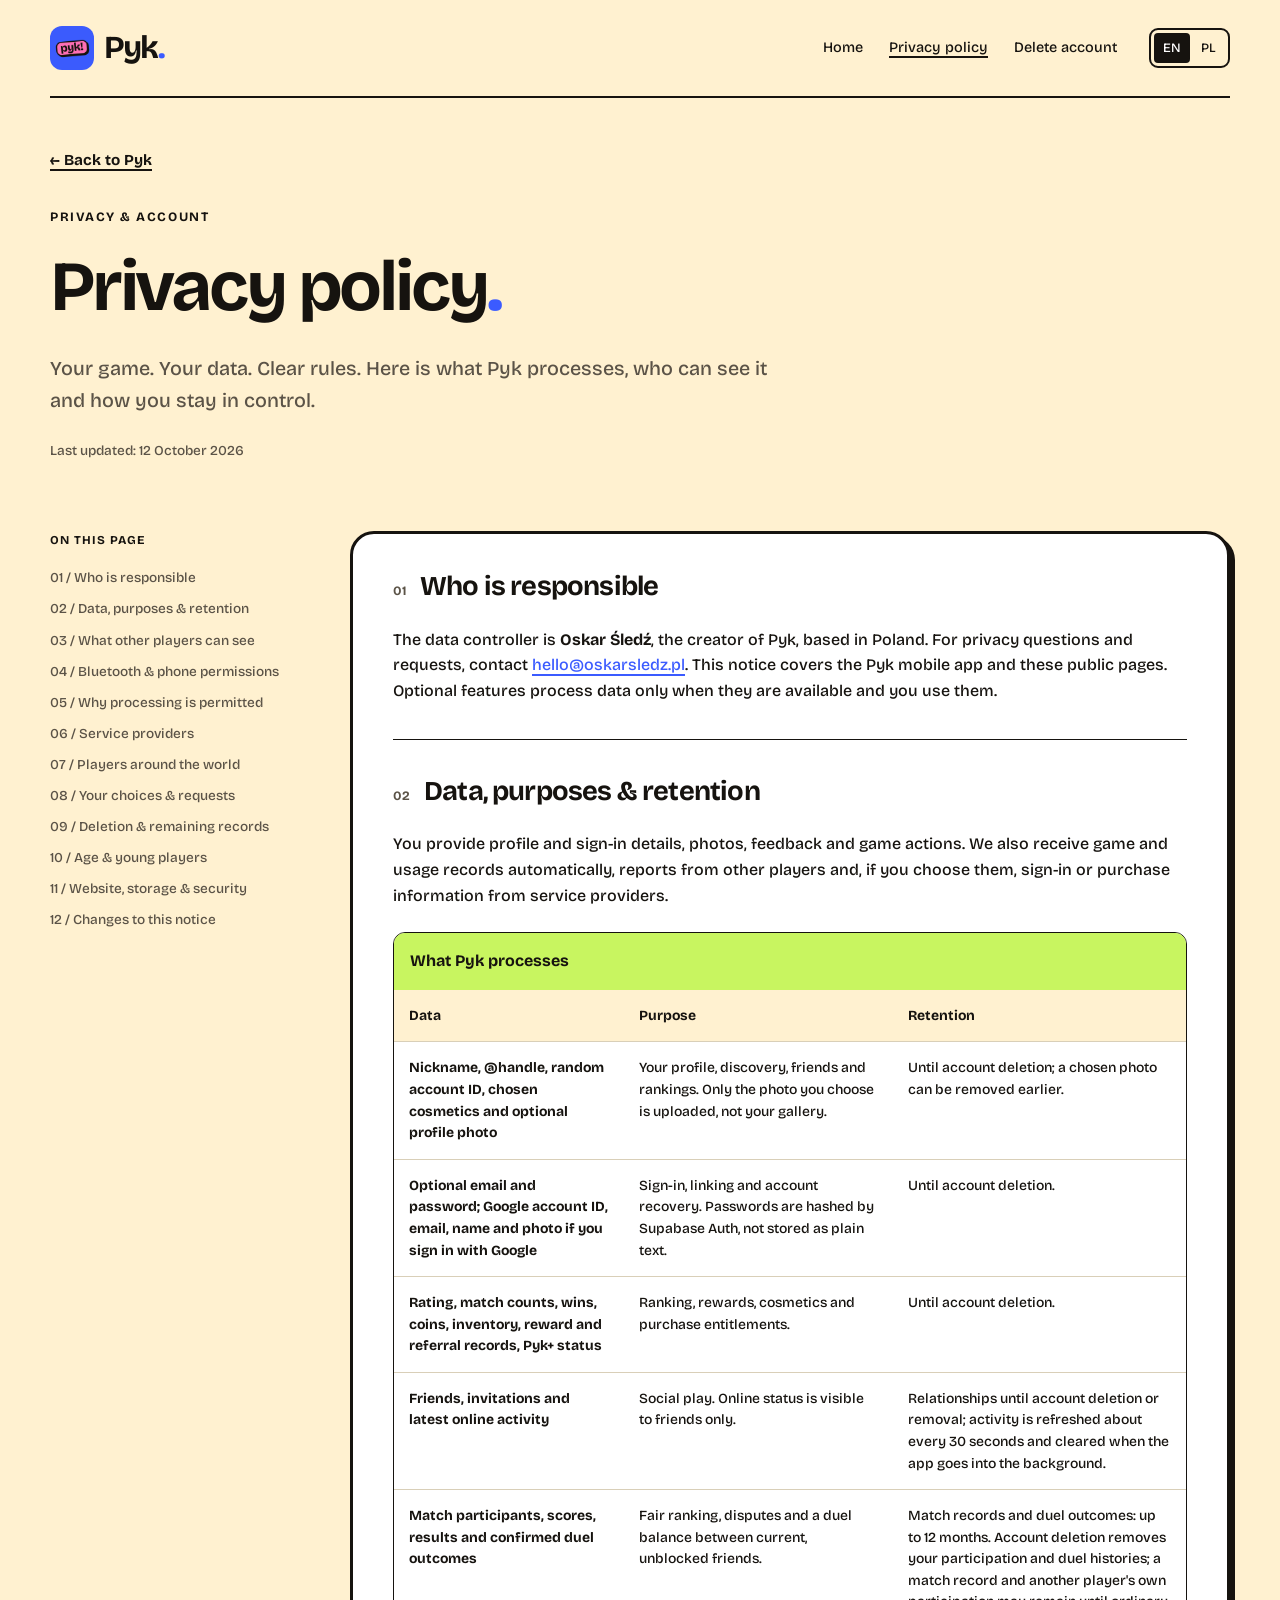
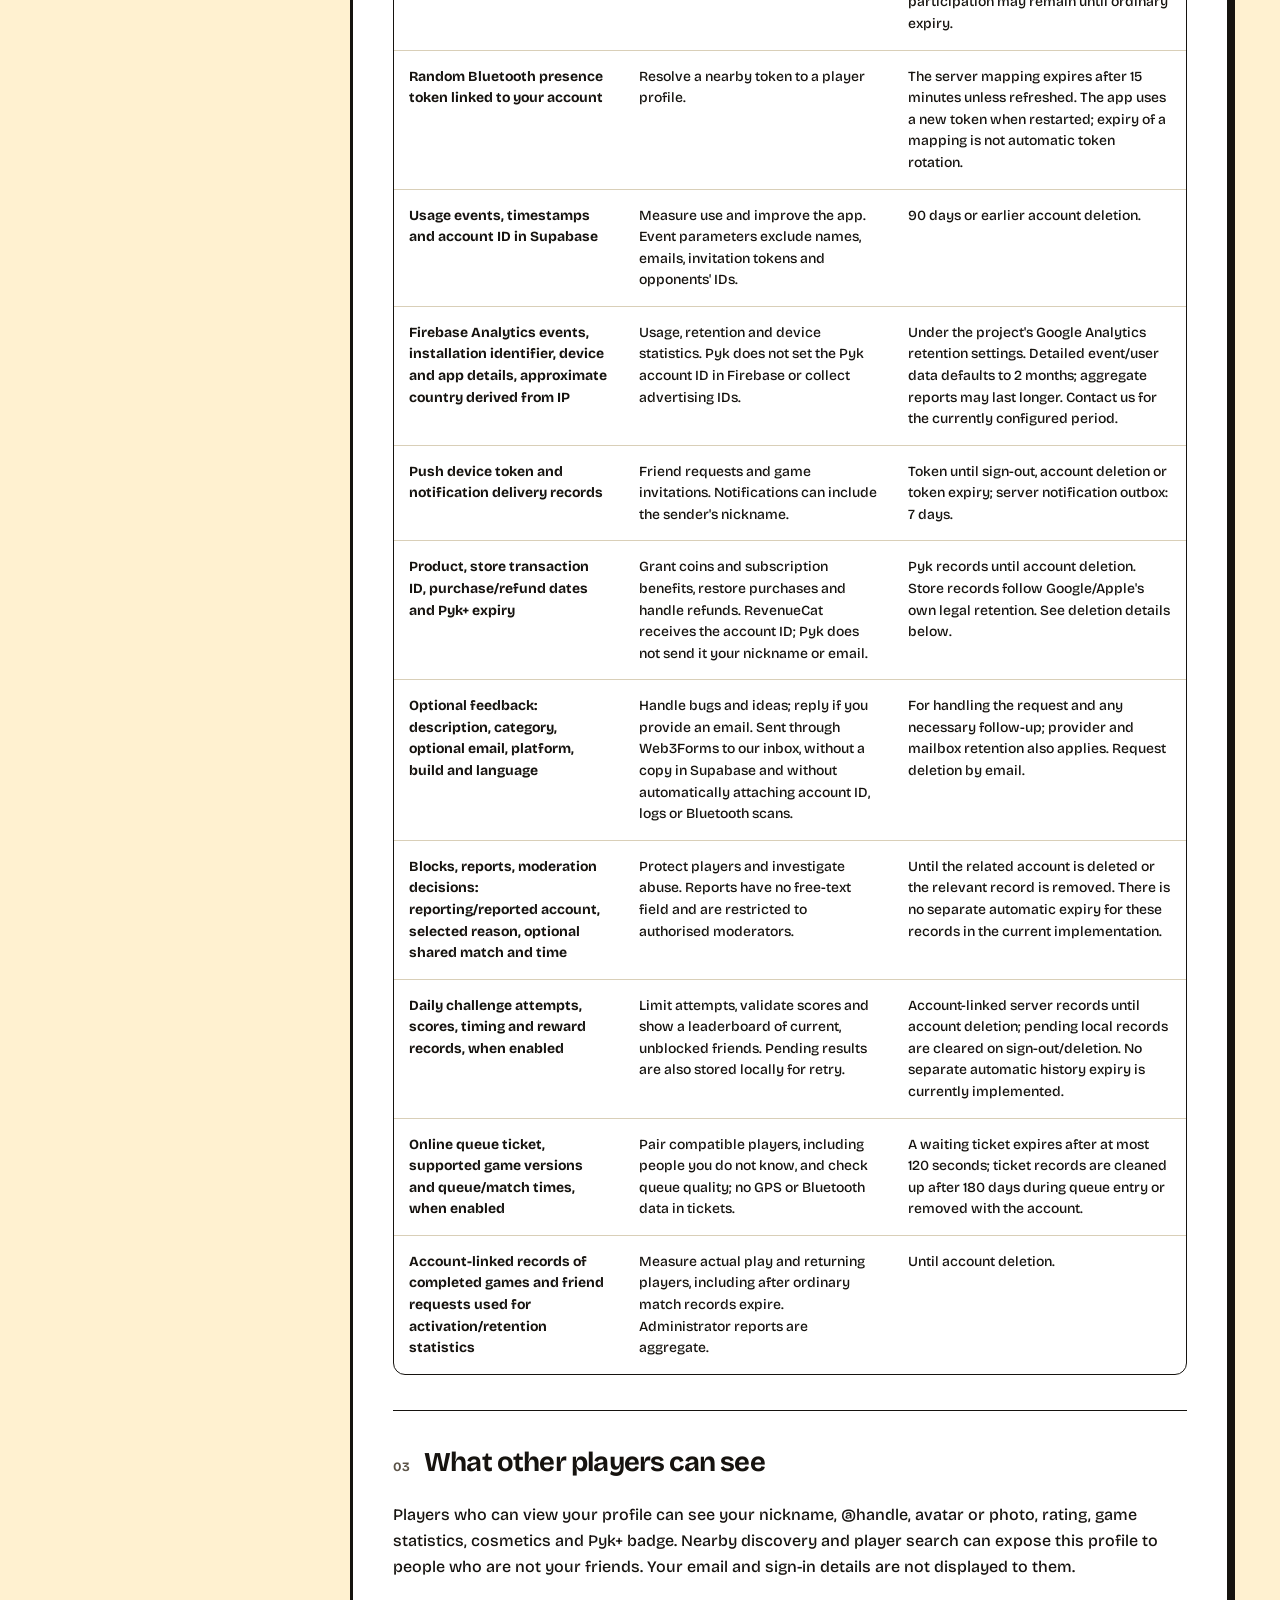
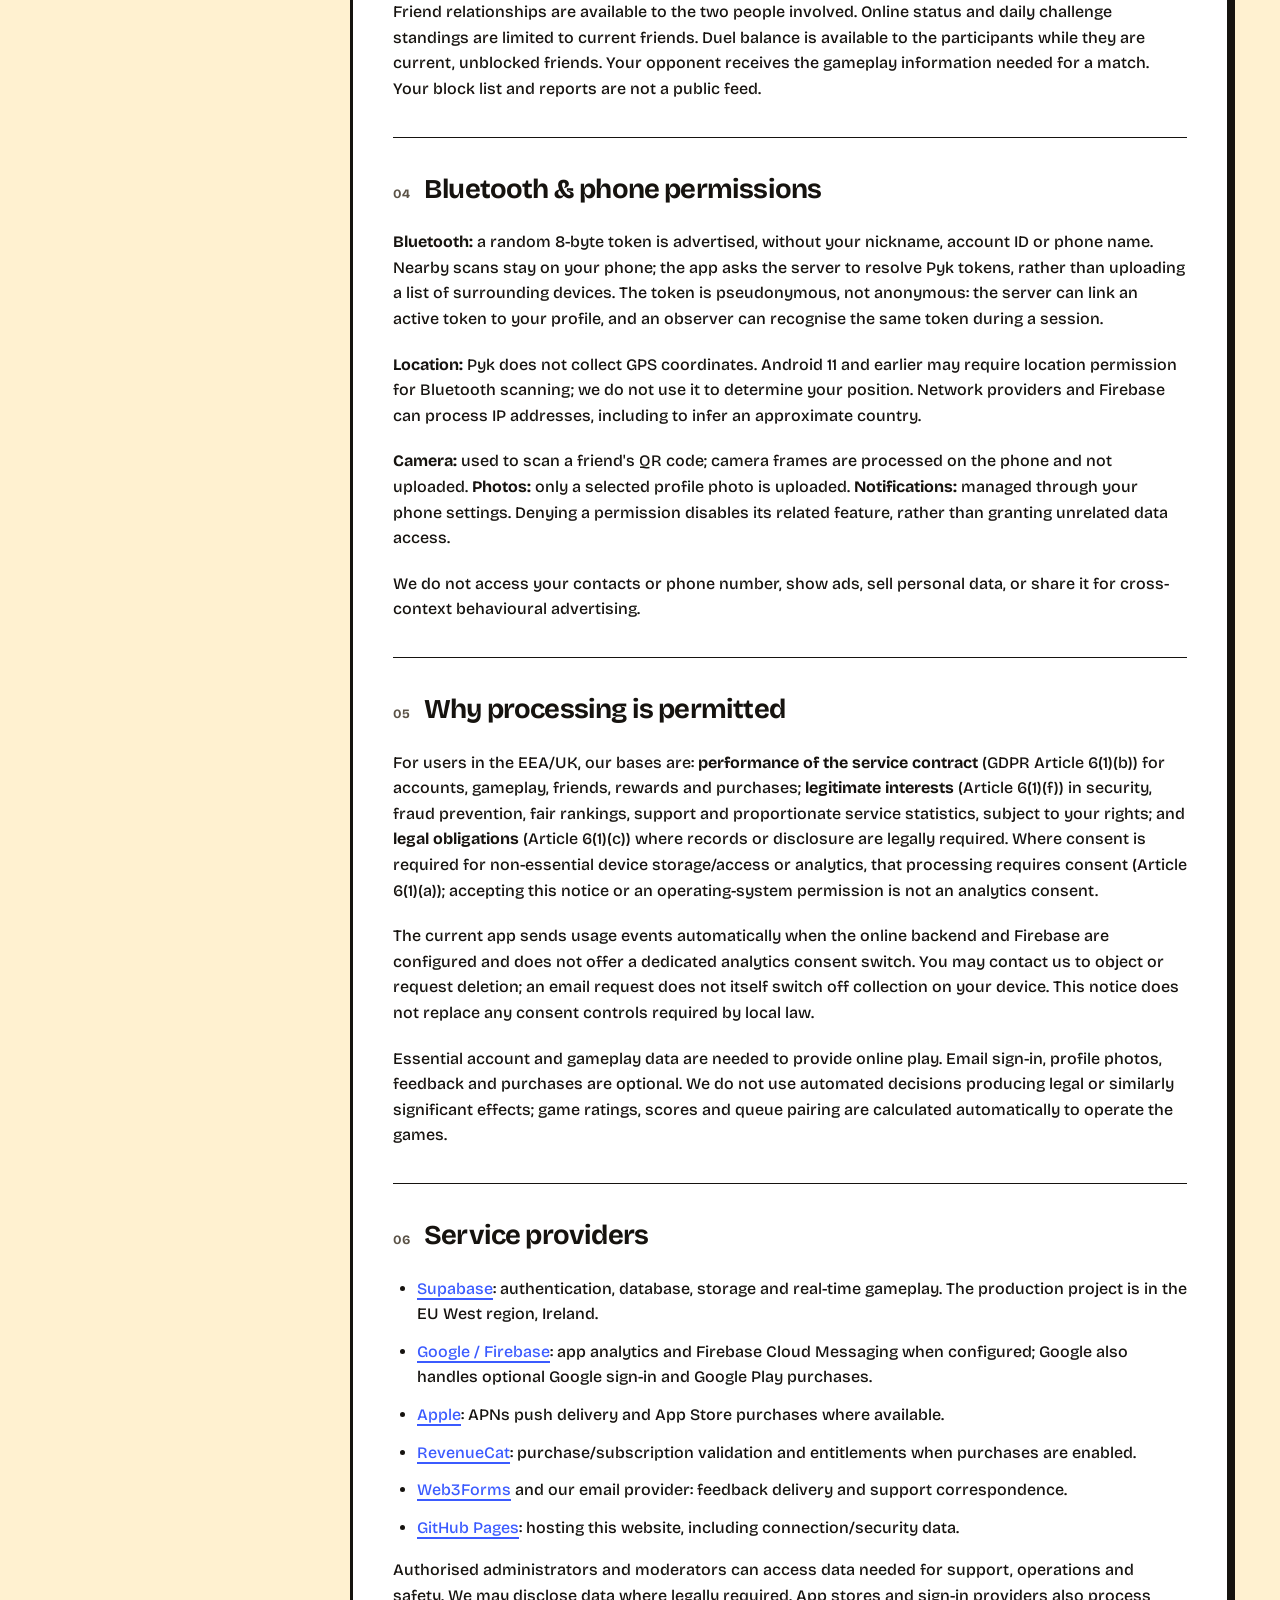
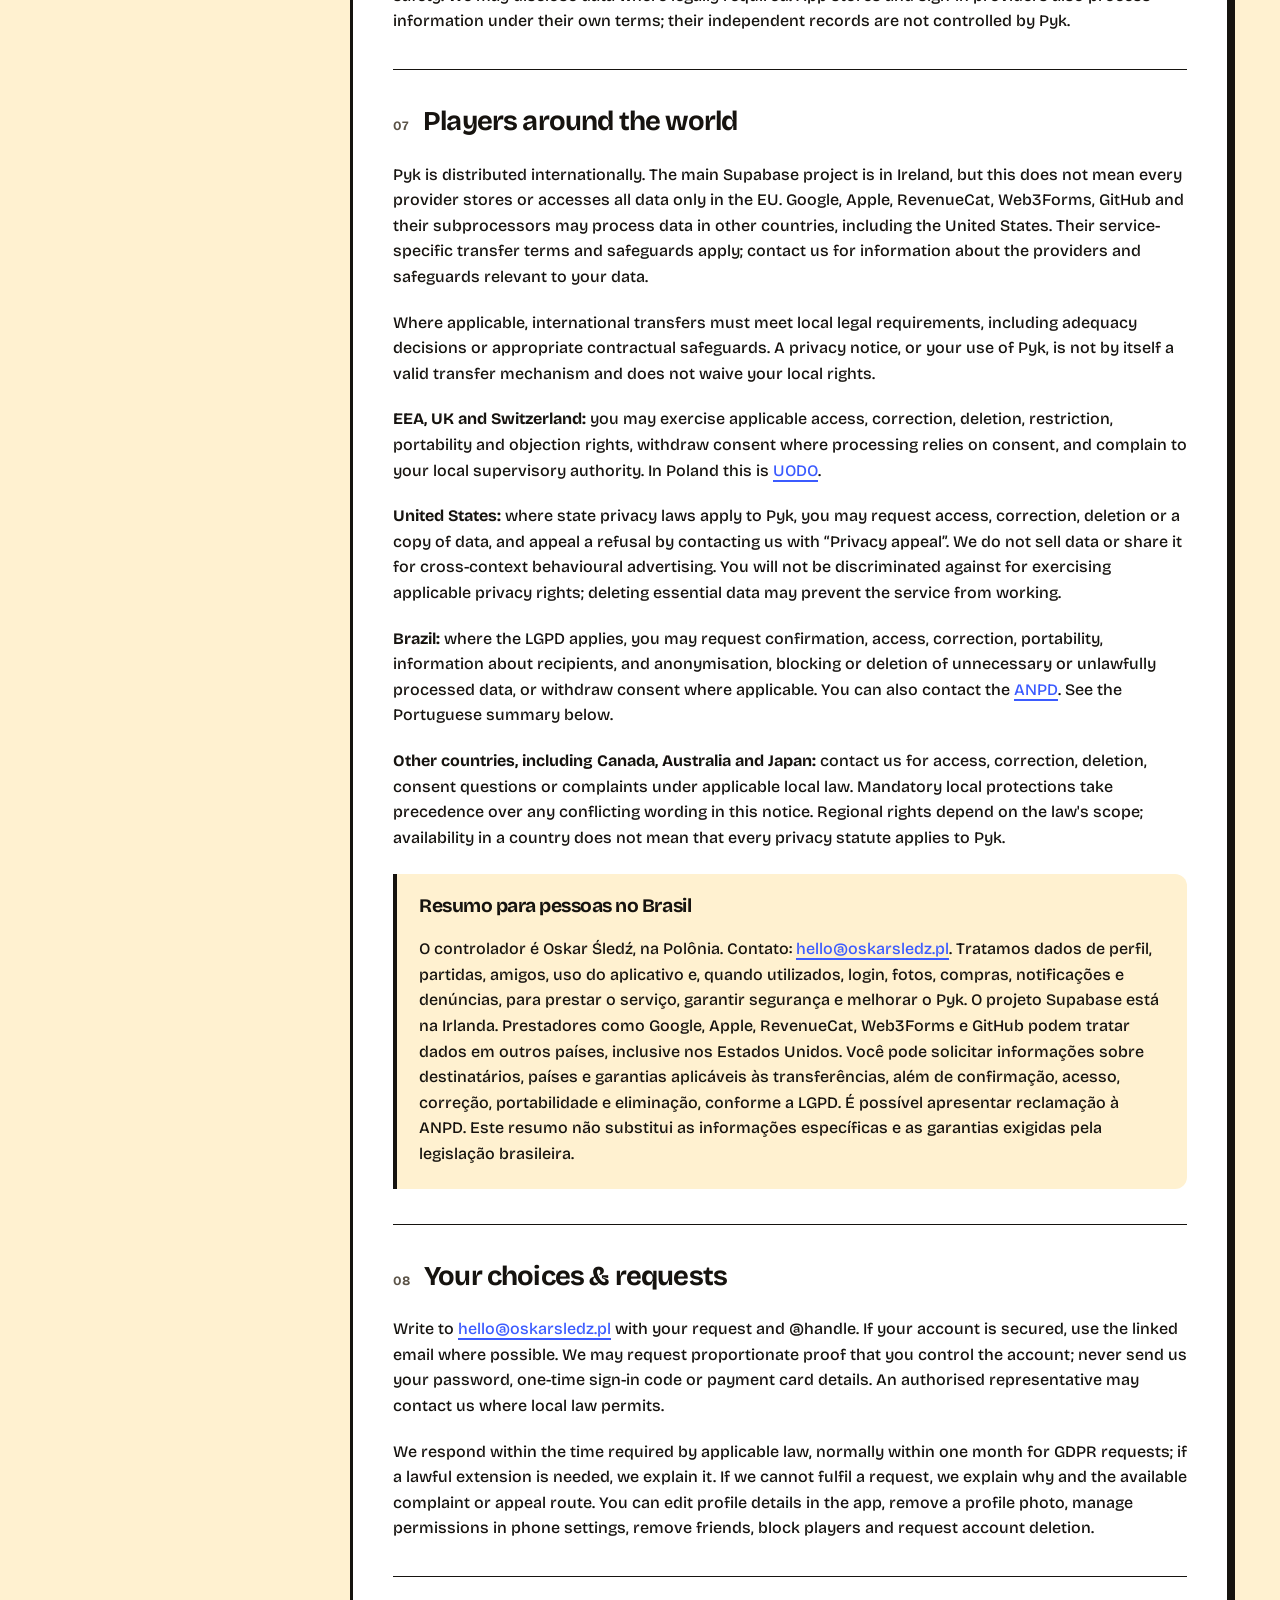
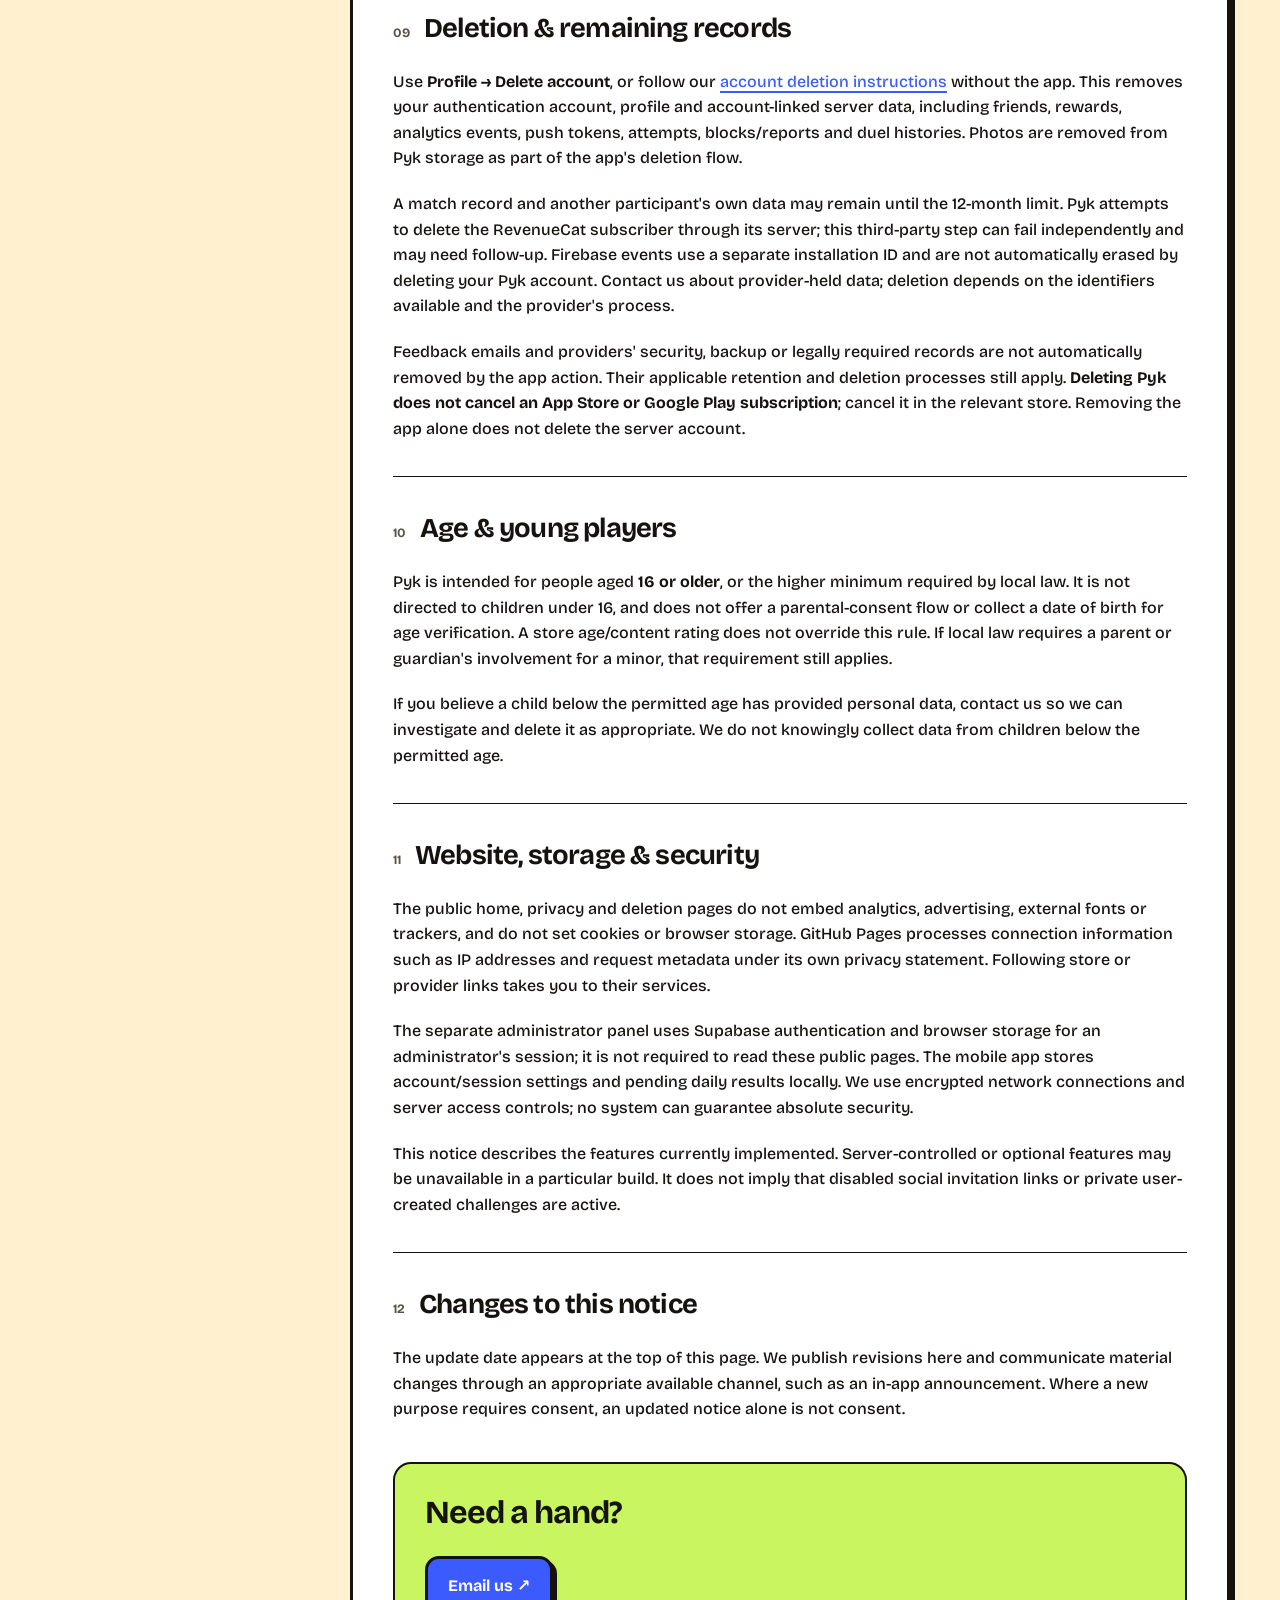
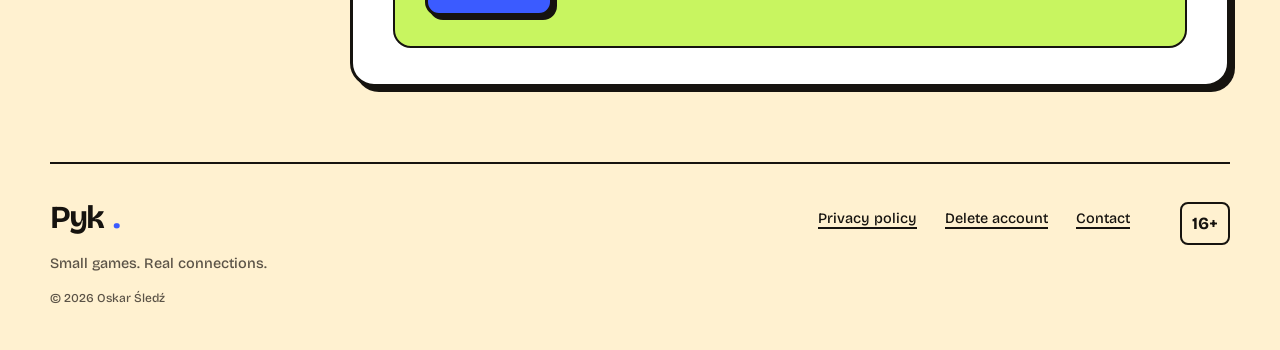
<file: privacy-en.html>
<!doctype html>
<html lang="en">
<head>
<meta charset="utf-8">
<meta name="viewport" content="width=device-width, initial-scale=1">
<meta name="description" content="Your game. Your data. Clear rules. Here is what Pyk processes, who can see it and how you stay in control.">
<meta name="theme-color" content="#FFF1D0">
<meta name="referrer" content="strict-origin-when-cross-origin">
<title>Privacy policy · Pyk</title>
<link rel="canonical" href="https://oski3k.github.io/pyk-site/privacy-en.html">
<link rel="alternate" hreflang="en" href="https://oski3k.github.io/pyk-site/privacy-en.html">
<link rel="alternate" hreflang="pl" href="https://oski3k.github.io/pyk-site/privacy.html">
<link rel="alternate" hreflang="x-default" href="https://oski3k.github.io/pyk-site/privacy-en.html">
<meta property="og:type" content="website">
<meta property="og:title" content="Privacy policy · Pyk">
<meta property="og:description" content="Your game. Your data. Clear rules. Here is what Pyk processes, who can see it and how you stay in control.">
<meta property="og:url" content="https://oski3k.github.io/pyk-site/privacy-en.html">
<meta property="og:image" content="https://oski3k.github.io/pyk-site/assets/icon.png">
<link rel="icon" href="assets/icon.png" type="image/png">
<link rel="stylesheet" href="style.css">
</head>
<body>
<a class="skip" href="#main">Skip to content</a>
<header class="site-header wrap">
<a class="brand" href="index.html" aria-label="Pyk — Home"><img src="assets/icon.png" alt="" width="44" height="44"><span>Pyk<span class="brand-dot">.</span></span></a>
<nav class="main-nav" aria-label="Home"><a href="index.html">Home</a><a href="privacy-en.html" aria-current="page">Privacy policy</a><a href="delete-account-en.html">Delete account</a></nav>
<nav class="languages" aria-label="Language"><a href="privacy-en.html" lang="en" hreflang="en" aria-current="true">EN</a><a href="privacy.html" lang="pl" hreflang="pl" >PL</a></nav>
</header>
<main id="main"><div class="wrap legal-head"><a class="text-link" href="index.html">← Back to Pyk</a><p class="eyebrow">Privacy & account</p><h1>Privacy policy<span class="brand-dot">.</span></h1><p class="lead">Your game. Your data. Clear rules. Here is what Pyk processes, who can see it and how you stay in control.</p><p class="meta">Last updated: 12 October 2026</p></div><div class="wrap legal-layout"><aside class="toc"><nav aria-label="On this page"><strong>On this page</strong><a href="#controller">01 / Who is responsible</a><a href="#data">02 / Data, purposes & retention</a><a href="#visibility">03 / What other players can see</a><a href="#permissions">04 / Bluetooth & phone permissions</a><a href="#basis">05 / Why processing is permitted</a><a href="#providers">06 / Service providers</a><a href="#international">07 / Players around the world</a><a href="#rights">08 / Your choices & requests</a><a href="#deletion">09 / Deletion & remaining records</a><a href="#children">10 / Age & young players</a><a href="#website">11 / Website, storage & security</a><a href="#changes">12 / Changes to this notice</a></nav></aside><article class="legal-body"><section id="controller"><h2><span class="section-index">01</span>Who is responsible</h2><p>The data controller is <strong>Oskar Śledź</strong>, the creator of Pyk, based in Poland. For privacy questions and requests, contact <a href="mailto:hello@oskarsledz.pl">hello@oskarsledz.pl</a>. This notice covers the Pyk mobile app and these public pages. Optional features process data only when they are available and you use them.</p></section><section id="data"><h2><span class="section-index">02</span>Data, purposes & retention</h2><p>You provide profile and sign-in details, photos, feedback and game actions. We also receive game and usage records automatically, reports from other players and, if you choose them, sign-in or purchase information from service providers.</p><div class="table-wrap" role="region" aria-label="Data and retention" tabindex="0"><table><caption>What Pyk processes</caption><thead><tr><th scope="col">Data</th><th scope="col">Purpose</th><th scope="col">Retention</th></tr></thead><tbody>
<tr><td>Nickname, @handle, random account ID, chosen cosmetics and optional profile photo</td><td>Your profile, discovery, friends and rankings. Only the photo you choose is uploaded, not your gallery.</td><td>Until account deletion; a chosen photo can be removed earlier.</td></tr>
<tr><td>Optional email and password; Google account ID, email, name and photo if you sign in with Google</td><td>Sign-in, linking and account recovery. Passwords are hashed by Supabase Auth, not stored as plain text.</td><td>Until account deletion.</td></tr>
<tr><td>Rating, match counts, wins, coins, inventory, reward and referral records, Pyk+ status</td><td>Ranking, rewards, cosmetics and purchase entitlements.</td><td>Until account deletion.</td></tr>
<tr><td>Friends, invitations and latest online activity</td><td>Social play. Online status is visible to friends only.</td><td>Relationships until account deletion or removal; activity is refreshed about every 30 seconds and cleared when the app goes into the background.</td></tr>
<tr><td>Match participants, scores, results and confirmed duel outcomes</td><td>Fair ranking, disputes and a duel balance between current, unblocked friends.</td><td>Match records and duel outcomes: up to 12 months. Account deletion removes your participation and duel histories; a match record and another player's own participation may remain until ordinary expiry.</td></tr>
<tr><td>Random Bluetooth presence token linked to your account</td><td>Resolve a nearby token to a player profile.</td><td>The server mapping expires after 15 minutes unless refreshed. The app uses a new token when restarted; expiry of a mapping is not automatic token rotation.</td></tr>
<tr><td>Usage events, timestamps and account ID in Supabase</td><td>Measure use and improve the app. Event parameters exclude names, emails, invitation tokens and opponents' IDs.</td><td>90 days or earlier account deletion.</td></tr>
<tr><td>Firebase Analytics events, installation identifier, device and app details, approximate country derived from IP</td><td>Usage, retention and device statistics. Pyk does not set the Pyk account ID in Firebase or collect advertising IDs.</td><td>Under the project's Google Analytics retention settings. Detailed event/user data defaults to 2 months; aggregate reports may last longer. Contact us for the currently configured period.</td></tr>
<tr><td>Push device token and notification delivery records</td><td>Friend requests and game invitations. Notifications can include the sender's nickname.</td><td>Token until sign-out, account deletion or token expiry; server notification outbox: 7 days.</td></tr>
<tr><td>Product, store transaction ID, purchase/refund dates and Pyk+ expiry</td><td>Grant coins and subscription benefits, restore purchases and handle refunds. RevenueCat receives the account ID; Pyk does not send it your nickname or email.</td><td>Pyk records until account deletion. Store records follow Google/Apple's own legal retention. See deletion details below.</td></tr>
<tr><td>Optional feedback: description, category, optional email, platform, build and language</td><td>Handle bugs and ideas; reply if you provide an email. Sent through Web3Forms to our inbox, without a copy in Supabase and without automatically attaching account ID, logs or Bluetooth scans.</td><td>For handling the request and any necessary follow-up; provider and mailbox retention also applies. Request deletion by email.</td></tr>
<tr><td>Blocks, reports, moderation decisions: reporting/reported account, selected reason, optional shared match and time</td><td>Protect players and investigate abuse. Reports have no free-text field and are restricted to authorised moderators.</td><td>Until the related account is deleted or the relevant record is removed. There is no separate automatic expiry for these records in the current implementation.</td></tr>
<tr><td>Daily challenge attempts, scores, timing and reward records, when enabled</td><td>Limit attempts, validate scores and show a leaderboard of current, unblocked friends. Pending results are also stored locally for retry.</td><td>Account-linked server records until account deletion; pending local records are cleared on sign-out/deletion. No separate automatic history expiry is currently implemented.</td></tr>
<tr><td>Online queue ticket, supported game versions and queue/match times, when enabled</td><td>Pair compatible players, including people you do not know, and check queue quality; no GPS or Bluetooth data in tickets.</td><td>A waiting ticket expires after at most 120 seconds; ticket records are cleaned up after 180 days during queue entry or removed with the account.</td></tr>
<tr><td>Account-linked records of completed games and friend requests used for activation/retention statistics</td><td>Measure actual play and returning players, including after ordinary match records expire. Administrator reports are aggregate.</td><td>Until account deletion.</td></tr>
</tbody></table></div></section><section id="visibility"><h2><span class="section-index">03</span>What other players can see</h2><p>Players who can view your profile can see your nickname, @handle, avatar or photo, rating, game statistics, cosmetics and Pyk+ badge. Nearby discovery and player search can expose this profile to people who are not your friends. Your email and sign-in details are not displayed to them.</p><p>Friend relationships are available to the two people involved. Online status and daily challenge standings are limited to current friends. Duel balance is available to the participants while they are current, unblocked friends. Your opponent receives the gameplay information needed for a match. Your block list and reports are not a public feed.</p></section><section id="permissions"><h2><span class="section-index">04</span>Bluetooth & phone permissions</h2><p><strong>Bluetooth:</strong> a random 8-byte token is advertised, without your nickname, account ID or phone name. Nearby scans stay on your phone; the app asks the server to resolve Pyk tokens, rather than uploading a list of surrounding devices. The token is pseudonymous, not anonymous: the server can link an active token to your profile, and an observer can recognise the same token during a session.</p><p><strong>Location:</strong> Pyk does not collect GPS coordinates. Android 11 and earlier may require location permission for Bluetooth scanning; we do not use it to determine your position. Network providers and Firebase can process IP addresses, including to infer an approximate country.</p><p><strong>Camera:</strong> used to scan a friend's QR code; camera frames are processed on the phone and not uploaded. <strong>Photos:</strong> only a selected profile photo is uploaded. <strong>Notifications:</strong> managed through your phone settings. Denying a permission disables its related feature, rather than granting unrelated data access.</p><p>We do not access your contacts or phone number, show ads, sell personal data, or share it for cross-context behavioural advertising.</p></section><section id="basis"><h2><span class="section-index">05</span>Why processing is permitted</h2><p>For users in the EEA/UK, our bases are: <strong>performance of the service contract</strong> (GDPR Article 6(1)(b)) for accounts, gameplay, friends, rewards and purchases; <strong>legitimate interests</strong> (Article 6(1)(f)) in security, fraud prevention, fair rankings, support and proportionate service statistics, subject to your rights; and <strong>legal obligations</strong> (Article 6(1)(c)) where records or disclosure are legally required. Where consent is required for non-essential device storage/access or analytics, that processing requires consent (Article 6(1)(a)); accepting this notice or an operating-system permission is not an analytics consent.</p><p>The current app sends usage events automatically when the online backend and Firebase are configured and does not offer a dedicated analytics consent switch. You may contact us to object or request deletion; an email request does not itself switch off collection on your device. This notice does not replace any consent controls required by local law.</p><p>Essential account and gameplay data are needed to provide online play. Email sign-in, profile photos, feedback and purchases are optional. We do not use automated decisions producing legal or similarly significant effects; game ratings, scores and queue pairing are calculated automatically to operate the games.</p></section><section id="providers"><h2><span class="section-index">06</span>Service providers</h2><ul>
<li><a href="https://supabase.com/privacy">Supabase</a>: authentication, database, storage and real-time gameplay. The production project is in the EU West region, Ireland.</li>
<li><a href="https://firebase.google.com/support/privacy">Google / Firebase</a>: app analytics and Firebase Cloud Messaging when configured; Google also handles optional Google sign-in and Google Play purchases.</li>
<li><a href="https://www.apple.com/legal/privacy/">Apple</a>: APNs push delivery and App Store purchases where available.</li>
<li><a href="https://www.revenuecat.com/privacy/">RevenueCat</a>: purchase/subscription validation and entitlements when purchases are enabled.</li>
<li><a href="https://web3forms.com/privacy">Web3Forms</a> and our email provider: feedback delivery and support correspondence.</li>
<li><a href="https://docs.github.com/en/site-policy/privacy-policies/github-general-privacy-statement">GitHub Pages</a>: hosting this website, including connection/security data.</li></ul><p>Authorised administrators and moderators can access data needed for support, operations and safety. We may disclose data where legally required. App stores and sign-in providers also process information under their own terms; their independent records are not controlled by Pyk.</p></section><section id="international"><h2><span class="section-index">07</span>Players around the world</h2><p>Pyk is distributed internationally. The main Supabase project is in Ireland, but this does not mean every provider stores or accesses all data only in the EU. Google, Apple, RevenueCat, Web3Forms, GitHub and their subprocessors may process data in other countries, including the United States. Their service-specific transfer terms and safeguards apply; contact us for information about the providers and safeguards relevant to your data.</p><p>Where applicable, international transfers must meet local legal requirements, including adequacy decisions or appropriate contractual safeguards. A privacy notice, or your use of Pyk, is not by itself a valid transfer mechanism and does not waive your local rights.</p><p><strong>EEA, UK and Switzerland:</strong> you may exercise applicable access, correction, deletion, restriction, portability and objection rights, withdraw consent where processing relies on consent, and complain to your local supervisory authority. In Poland this is <a href="https://uodo.gov.pl">UODO</a>.</p><p><strong>United States:</strong> where state privacy laws apply to Pyk, you may request access, correction, deletion or a copy of data, and appeal a refusal by contacting us with “Privacy appeal”. We do not sell data or share it for cross-context behavioural advertising. You will not be discriminated against for exercising applicable privacy rights; deleting essential data may prevent the service from working.</p><p><strong>Brazil:</strong> where the LGPD applies, you may request confirmation, access, correction, portability, information about recipients, and anonymisation, blocking or deletion of unnecessary or unlawfully processed data, or withdraw consent where applicable. You can also contact the <a href="https://www.gov.br/anpd/pt-br">ANPD</a>. See the Portuguese summary below.</p><p><strong>Other countries, including Canada, Australia and Japan:</strong> contact us for access, correction, deletion, consent questions or complaints under applicable local law. Mandatory local protections take precedence over any conflicting wording in this notice. Regional rights depend on the law's scope; availability in a country does not mean that every privacy statute applies to Pyk.</p>
<aside class="notice" lang="pt-BR"><h3>Resumo para pessoas no Brasil</h3><p>O controlador é Oskar Śledź, na Polônia. Contato: <a href="mailto:hello@oskarsledz.pl">hello@oskarsledz.pl</a>. Tratamos dados de perfil, partidas, amigos, uso do aplicativo e, quando utilizados, login, fotos, compras, notificações e denúncias, para prestar o serviço, garantir segurança e melhorar o Pyk. O projeto Supabase está na Irlanda. Prestadores como Google, Apple, RevenueCat, Web3Forms e GitHub podem tratar dados em outros países, inclusive nos Estados Unidos. Você pode solicitar informações sobre destinatários, países e garantias aplicáveis às transferências, além de confirmação, acesso, correção, portabilidade e eliminação, conforme a LGPD. É possível apresentar reclamação à ANPD. Este resumo não substitui as informações específicas e as garantias exigidas pela legislação brasileira.</p></aside></section><section id="rights"><h2><span class="section-index">08</span>Your choices & requests</h2><p>Write to <a href="mailto:hello@oskarsledz.pl?subject=Pyk%20privacy%20request">hello@oskarsledz.pl</a> with your request and @handle. If your account is secured, use the linked email where possible. We may request proportionate proof that you control the account; never send us your password, one-time sign-in code or payment card details. An authorised representative may contact us where local law permits.</p><p>We respond within the time required by applicable law, normally within one month for GDPR requests; if a lawful extension is needed, we explain it. If we cannot fulfil a request, we explain why and the available complaint or appeal route. You can edit profile details in the app, remove a profile photo, manage permissions in phone settings, remove friends, block players and request account deletion.</p></section><section id="deletion"><h2><span class="section-index">09</span>Deletion & remaining records</h2><p>Use <strong>Profile → Delete account</strong>, or follow our <a href="delete-account-en.html">account deletion instructions</a> without the app. This removes your authentication account, profile and account-linked server data, including friends, rewards, analytics events, push tokens, attempts, blocks/reports and duel histories. Photos are removed from Pyk storage as part of the app's deletion flow.</p><p>A match record and another participant's own data may remain until the 12-month limit. Pyk attempts to delete the RevenueCat subscriber through its server; this third-party step can fail independently and may need follow-up. Firebase events use a separate installation ID and are not automatically erased by deleting your Pyk account. Contact us about provider-held data; deletion depends on the identifiers available and the provider's process.</p><p>Feedback emails and providers' security, backup or legally required records are not automatically removed by the app action. Their applicable retention and deletion processes still apply. <strong>Deleting Pyk does not cancel an App Store or Google Play subscription</strong>; cancel it in the relevant store. Removing the app alone does not delete the server account.</p></section><section id="children"><h2><span class="section-index">10</span>Age & young players</h2><p>Pyk is intended for people aged <strong>16 or older</strong>, or the higher minimum required by local law. It is not directed to children under 16, and does not offer a parental-consent flow or collect a date of birth for age verification. A store age/content rating does not override this rule. If local law requires a parent or guardian's involvement for a minor, that requirement still applies.</p><p>If you believe a child below the permitted age has provided personal data, contact us so we can investigate and delete it as appropriate. We do not knowingly collect data from children below the permitted age.</p></section><section id="website"><h2><span class="section-index">11</span>Website, storage & security</h2><p>The public home, privacy and deletion pages do not embed analytics, advertising, external fonts or trackers, and do not set cookies or browser storage. GitHub Pages processes connection information such as IP addresses and request metadata under its own privacy statement. Following store or provider links takes you to their services.</p><p>The separate administrator panel uses Supabase authentication and browser storage for an administrator's session; it is not required to read these public pages. The mobile app stores account/session settings and pending daily results locally. We use encrypted network connections and server access controls; no system can guarantee absolute security.</p><p>This notice describes the features currently implemented. Server-controlled or optional features may be unavailable in a particular build. It does not imply that disabled social invitation links or private user-created challenges are active.</p></section><section id="changes"><h2><span class="section-index">12</span>Changes to this notice</h2><p>The update date appears at the top of this page. We publish revisions here and communicate material changes through an appropriate available channel, such as an in-app announcement. Where a new purpose requires consent, an updated notice alone is not consent.</p></section><aside class="support-box"><h2>Need a hand?</h2><a class="button primary" href="mailto:hello@oskarsledz.pl">Email us ↗</a></aside></article></div></main>
<footer class="site-footer wrap"><div><a class="brand" href="index.html">Pyk<span class="brand-dot">.</span></a><p>Small games. Real connections.</p><small>© 2026 Oskar Śledź</small></div><nav aria-label="Privacy & account"><a href="privacy-en.html">Privacy policy</a><a href="delete-account-en.html">Delete account</a><a href="mailto:hello@oskarsledz.pl">Contact</a></nav><span class="age-label">16+</span></footer>
</body>
</html>
</file>
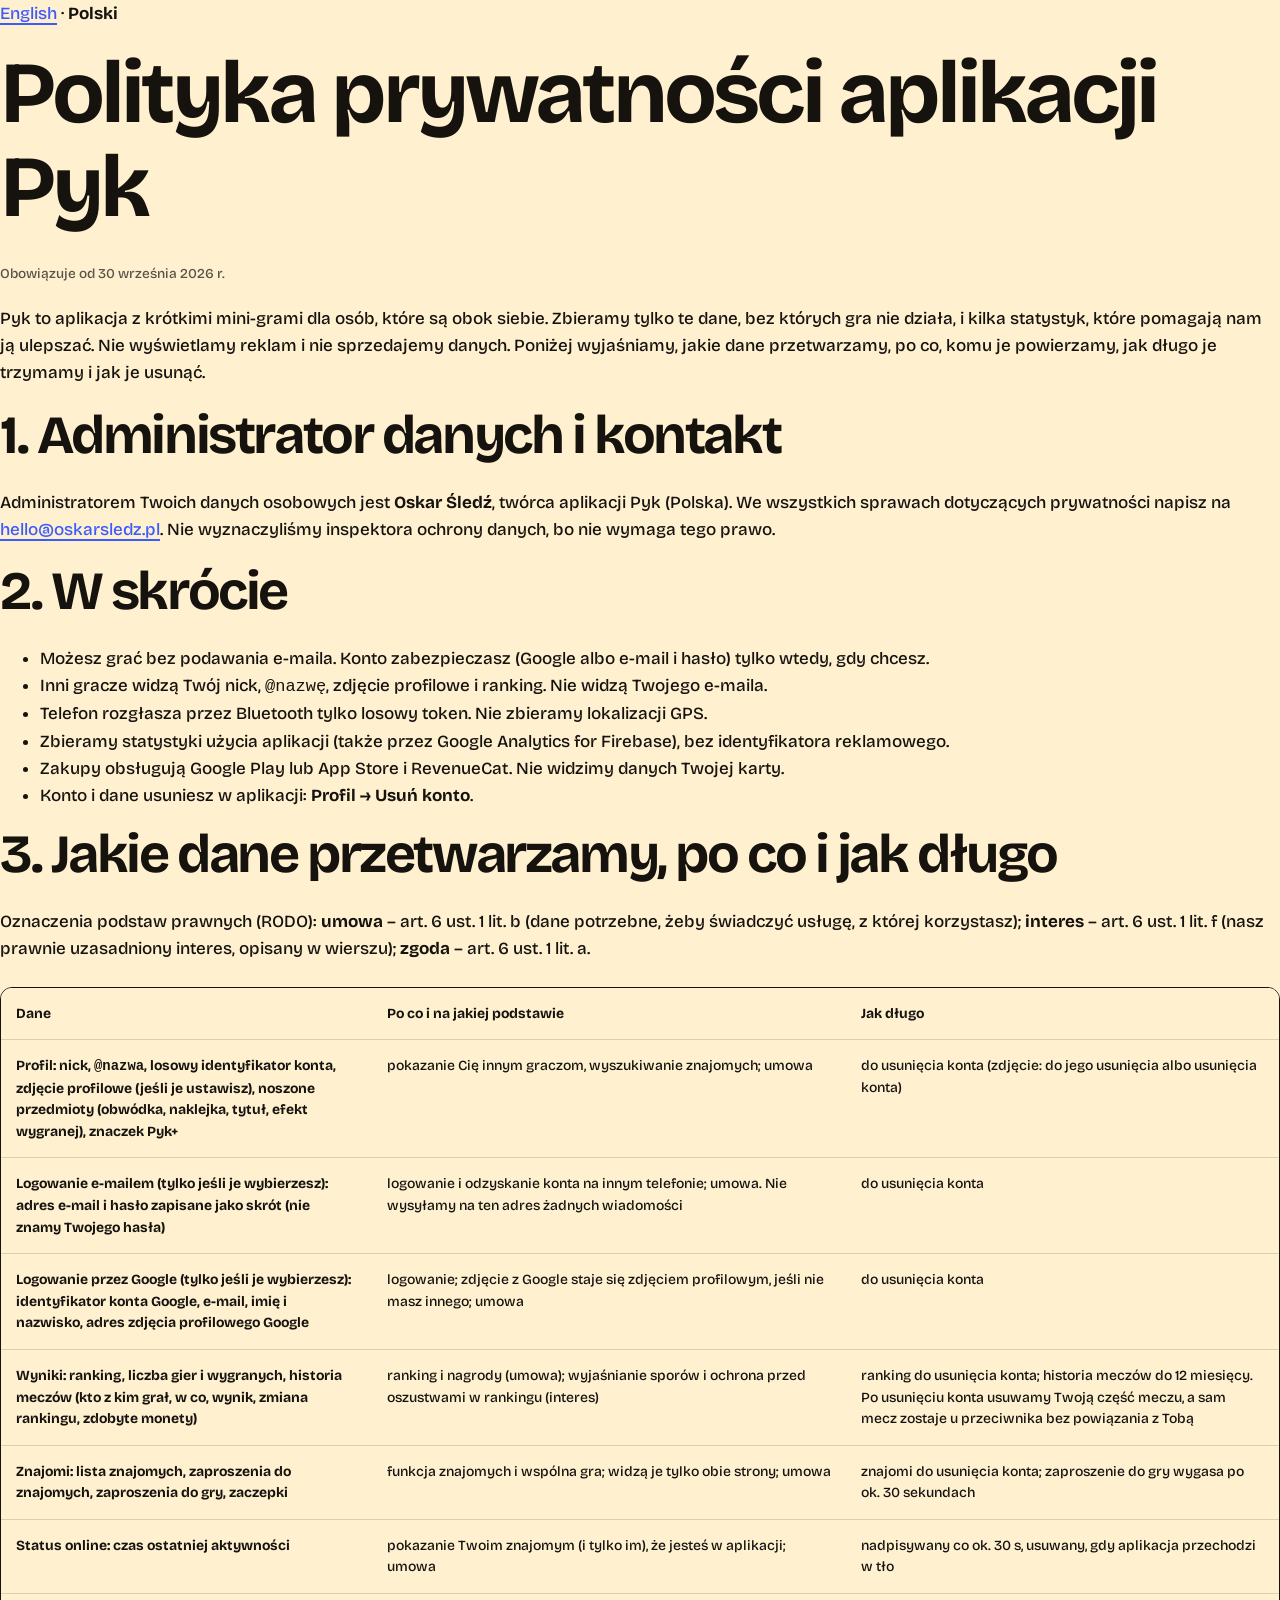
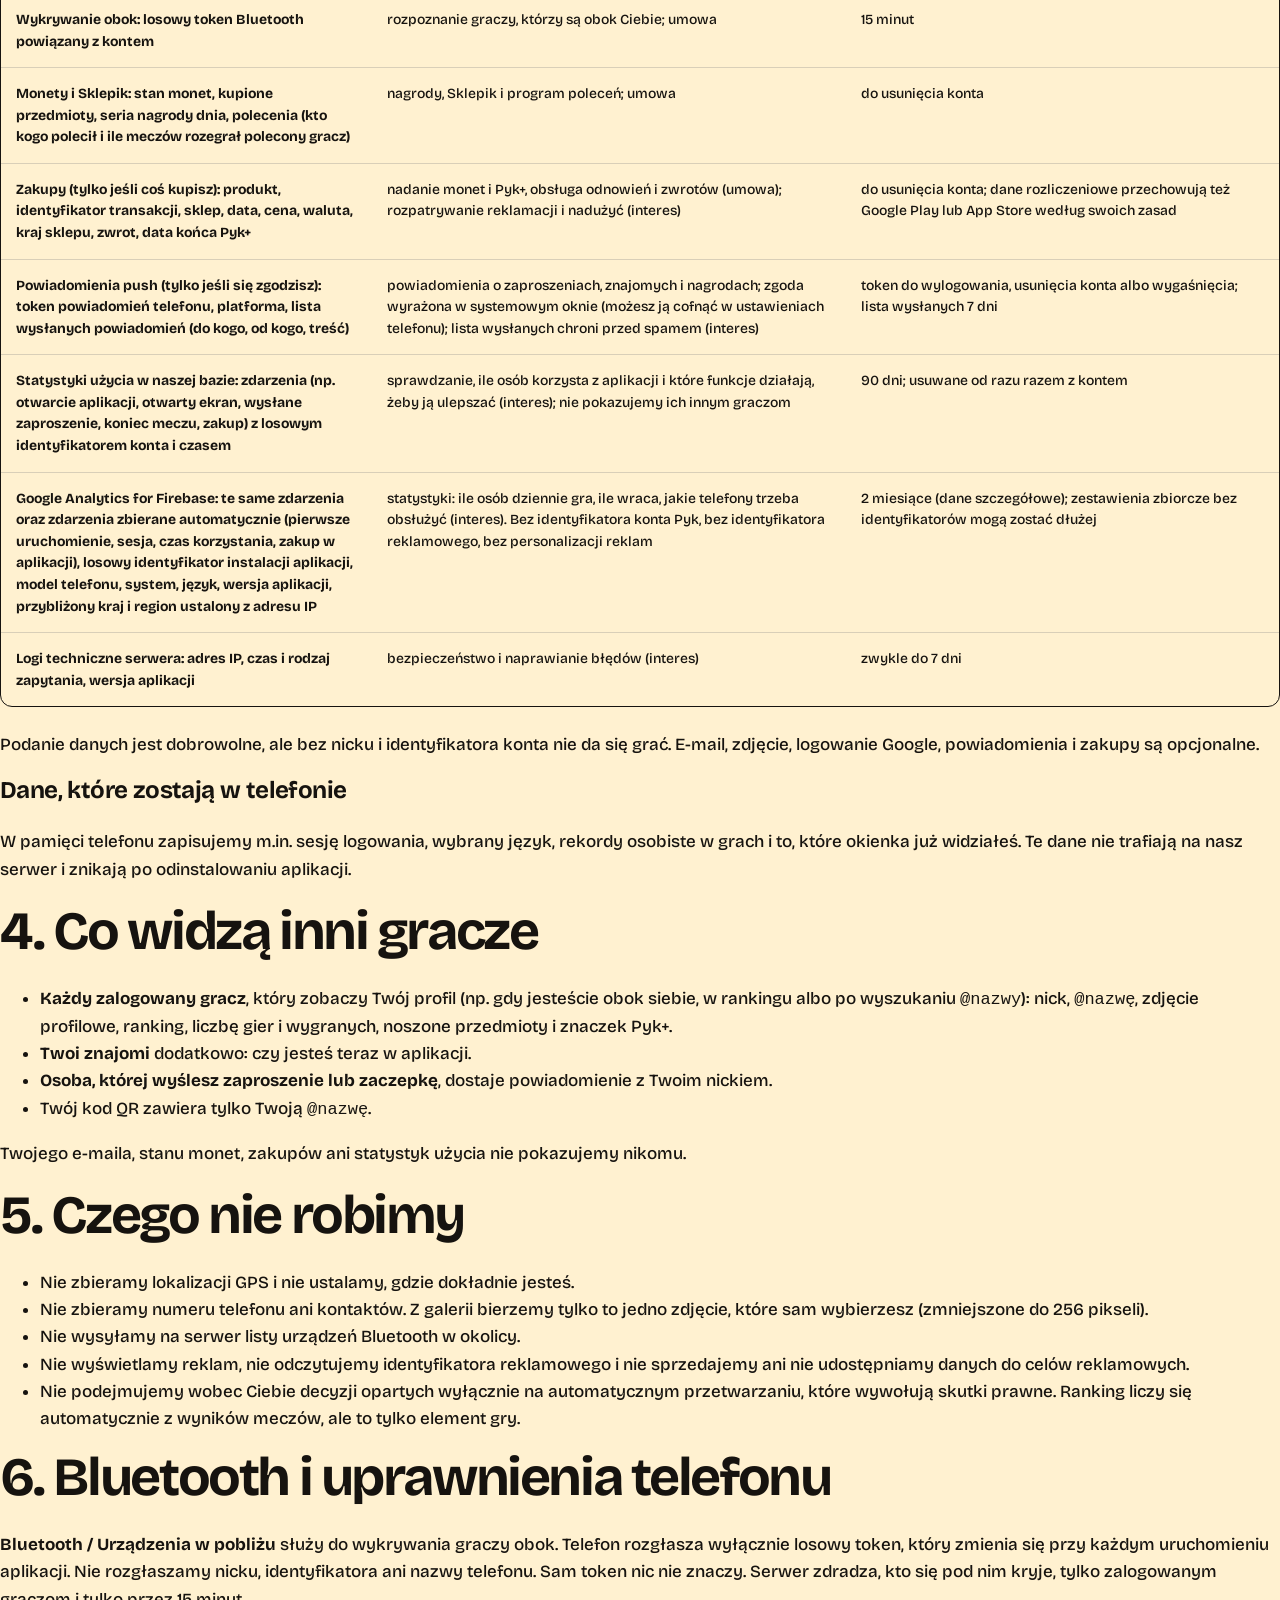
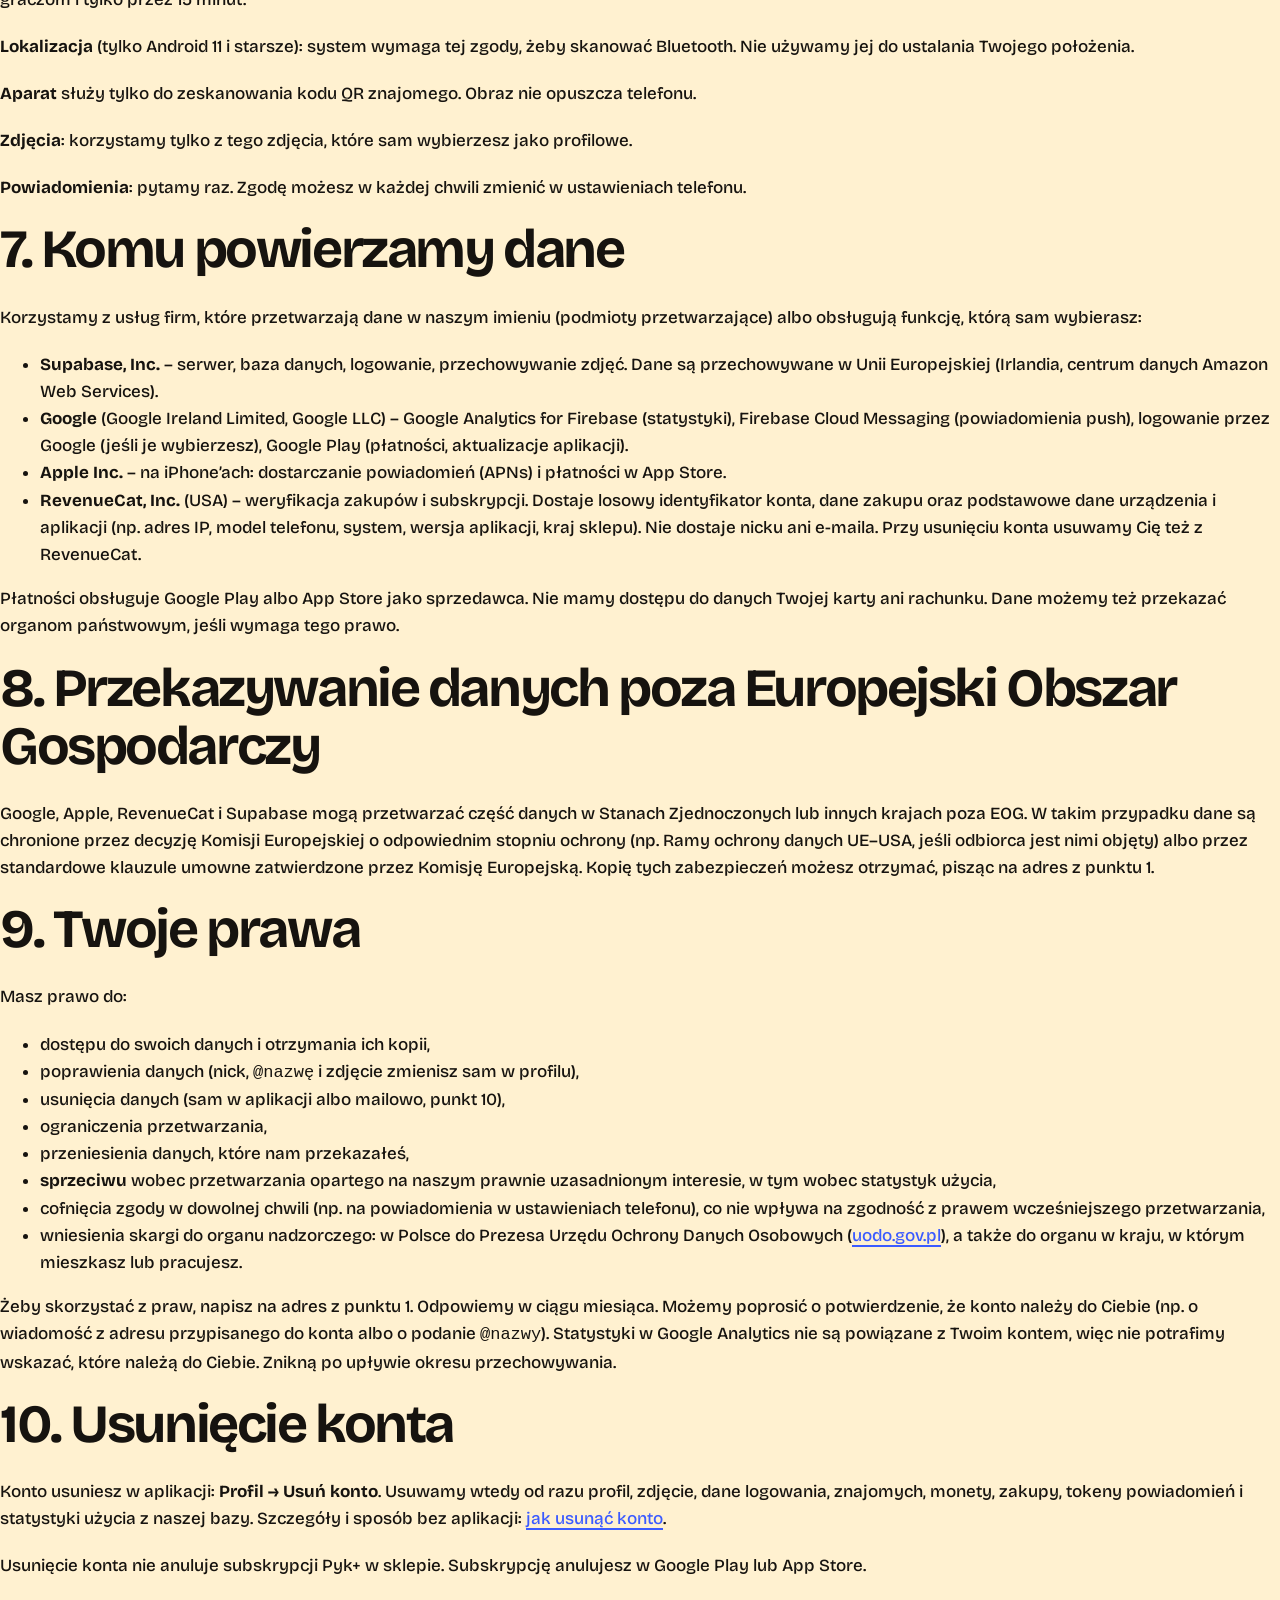
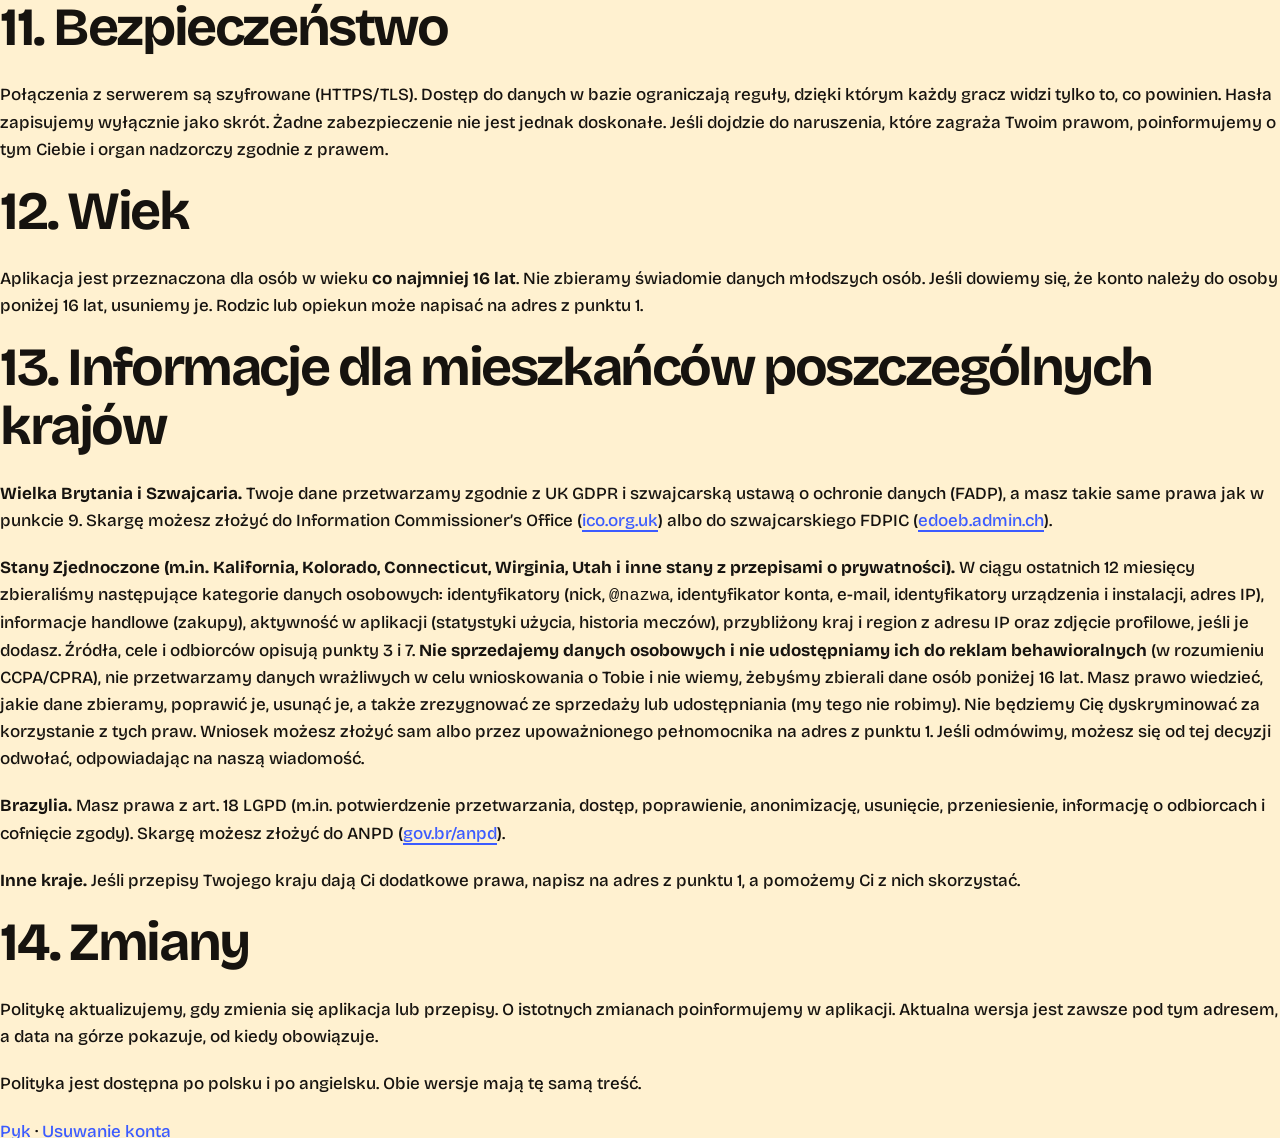
<file: privacy-pl.html>
<!doctype html>
<html lang="pl">
<head>
  <meta charset="utf-8">
  <meta name="viewport" content="width=device-width, initial-scale=1">
  <title>Pyk – polityka prywatności</title>
  <link rel="alternate" hreflang="en" href="privacy.html">
  <link rel="stylesheet" href="style.css">
</head>
<body>
<main>
  <p class="lang"><a href="privacy.html" hreflang="en" lang="en">English</a> · <strong>Polski</strong></p>
  <h1>Polityka prywatności aplikacji Pyk</h1>
  <p class="meta">Obowiązuje od 30 września 2026 r.</p>

  <p>Pyk to aplikacja z krótkimi mini-grami dla osób, które są obok siebie. Zbieramy tylko te dane, bez których gra nie działa, i kilka statystyk, które pomagają nam ją ulepszać. Nie wyświetlamy reklam i nie sprzedajemy danych. Poniżej wyjaśniamy, jakie dane przetwarzamy, po co, komu je powierzamy, jak długo je trzymamy i jak je usunąć.</p>

  <h2>1. Administrator danych i kontakt</h2>
  <p>Administratorem Twoich danych osobowych jest <strong>Oskar Śledź</strong>, twórca aplikacji Pyk (Polska). We wszystkich sprawach dotyczących prywatności napisz na <a href="mailto:hello@oskarsledz.pl">hello@oskarsledz.pl</a>. Nie wyznaczyliśmy inspektora ochrony danych, bo nie wymaga tego prawo.</p>

  <h2>2. W skrócie</h2>
  <ul>
    <li>Możesz grać bez podawania e-maila. Konto zabezpieczasz (Google albo e-mail i hasło) tylko wtedy, gdy chcesz.</li>
    <li>Inni gracze widzą Twój nick, <code>@nazwę</code>, zdjęcie profilowe i ranking. Nie widzą Twojego e-maila.</li>
    <li>Telefon rozgłasza przez Bluetooth tylko losowy token. Nie zbieramy lokalizacji GPS.</li>
    <li>Zbieramy statystyki użycia aplikacji (także przez Google Analytics for Firebase), bez identyfikatora reklamowego.</li>
    <li>Zakupy obsługują Google Play lub App Store i RevenueCat. Nie widzimy danych Twojej karty.</li>
    <li>Konto i dane usuniesz w aplikacji: <strong>Profil → Usuń konto</strong>.</li>
  </ul>

  <h2>3. Jakie dane przetwarzamy, po co i jak długo</h2>
  <p>Oznaczenia podstaw prawnych (RODO): <strong>umowa</strong> – art. 6 ust. 1 lit. b (dane potrzebne, żeby świadczyć usługę, z której korzystasz); <strong>interes</strong> – art. 6 ust. 1 lit. f (nasz prawnie uzasadniony interes, opisany w wierszu); <strong>zgoda</strong> – art. 6 ust. 1 lit. a.</p>
  <div class="table-wrap">
  <table>
    <tr><th>Dane</th><th>Po co i na jakiej podstawie</th><th>Jak długo</th></tr>
    <tr><td><strong>Profil:</strong> nick, <code>@nazwa</code>, losowy identyfikator konta, zdjęcie profilowe (jeśli je ustawisz), noszone przedmioty (obwódka, naklejka, tytuł, efekt wygranej), znaczek Pyk+</td><td>pokazanie Cię innym graczom, wyszukiwanie znajomych; umowa</td><td>do usunięcia konta (zdjęcie: do jego usunięcia albo usunięcia konta)</td></tr>
    <tr><td><strong>Logowanie e-mailem</strong> (tylko jeśli je wybierzesz): adres e-mail i hasło zapisane jako skrót (nie znamy Twojego hasła)</td><td>logowanie i odzyskanie konta na innym telefonie; umowa. Nie wysyłamy na ten adres żadnych wiadomości</td><td>do usunięcia konta</td></tr>
    <tr><td><strong>Logowanie przez Google</strong> (tylko jeśli je wybierzesz): identyfikator konta Google, e-mail, imię i nazwisko, adres zdjęcia profilowego Google</td><td>logowanie; zdjęcie z Google staje się zdjęciem profilowym, jeśli nie masz innego; umowa</td><td>do usunięcia konta</td></tr>
    <tr><td><strong>Wyniki:</strong> ranking, liczba gier i wygranych, historia meczów (kto z kim grał, w co, wynik, zmiana rankingu, zdobyte monety)</td><td>ranking i nagrody (umowa); wyjaśnianie sporów i ochrona przed oszustwami w rankingu (interes)</td><td>ranking do usunięcia konta; historia meczów do 12 miesięcy. Po usunięciu konta usuwamy Twoją część meczu, a sam mecz zostaje u przeciwnika bez powiązania z Tobą</td></tr>
    <tr><td><strong>Znajomi:</strong> lista znajomych, zaproszenia do znajomych, zaproszenia do gry, zaczepki</td><td>funkcja znajomych i wspólna gra; widzą je tylko obie strony; umowa</td><td>znajomi do usunięcia konta; zaproszenie do gry wygasa po ok. 30 sekundach</td></tr>
    <tr><td><strong>Status online:</strong> czas ostatniej aktywności</td><td>pokazanie Twoim znajomym (i tylko im), że jesteś w aplikacji; umowa</td><td>nadpisywany co ok. 30 s, usuwany, gdy aplikacja przechodzi w tło</td></tr>
    <tr><td><strong>Wykrywanie obok:</strong> losowy token Bluetooth powiązany z kontem</td><td>rozpoznanie graczy, którzy są obok Ciebie; umowa</td><td>15 minut</td></tr>
    <tr><td><strong>Monety i Sklepik:</strong> stan monet, kupione przedmioty, seria nagrody dnia, polecenia (kto kogo polecił i ile meczów rozegrał polecony gracz)</td><td>nagrody, Sklepik i program poleceń; umowa</td><td>do usunięcia konta</td></tr>
    <tr><td><strong>Zakupy</strong> (tylko jeśli coś kupisz): produkt, identyfikator transakcji, sklep, data, cena, waluta, kraj sklepu, zwrot, data końca Pyk+</td><td>nadanie monet i Pyk+, obsługa odnowień i zwrotów (umowa); rozpatrywanie reklamacji i nadużyć (interes)</td><td>do usunięcia konta; dane rozliczeniowe przechowują też Google Play lub App Store według swoich zasad</td></tr>
    <tr><td><strong>Powiadomienia push</strong> (tylko jeśli się zgodzisz): token powiadomień telefonu, platforma, lista wysłanych powiadomień (do kogo, od kogo, treść)</td><td>powiadomienia o zaproszeniach, znajomych i nagrodach; zgoda wyrażona w systemowym oknie (możesz ją cofnąć w ustawieniach telefonu); lista wysłanych chroni przed spamem (interes)</td><td>token do wylogowania, usunięcia konta albo wygaśnięcia; lista wysłanych 7 dni</td></tr>
    <tr><td><strong>Statystyki użycia w naszej bazie:</strong> zdarzenia (np. otwarcie aplikacji, otwarty ekran, wysłane zaproszenie, koniec meczu, zakup) z losowym identyfikatorem konta i czasem</td><td>sprawdzanie, ile osób korzysta z aplikacji i które funkcje działają, żeby ją ulepszać (interes); nie pokazujemy ich innym graczom</td><td>90 dni; usuwane od razu razem z kontem</td></tr>
    <tr><td><strong>Google Analytics for Firebase:</strong> te same zdarzenia oraz zdarzenia zbierane automatycznie (pierwsze uruchomienie, sesja, czas korzystania, zakup w aplikacji), losowy identyfikator instalacji aplikacji, model telefonu, system, język, wersja aplikacji, przybliżony kraj i region ustalony z adresu IP</td><td>statystyki: ile osób dziennie gra, ile wraca, jakie telefony trzeba obsłużyć (interes). Bez identyfikatora konta Pyk, bez identyfikatora reklamowego, bez personalizacji reklam</td><td>2 miesiące (dane szczegółowe); zestawienia zbiorcze bez identyfikatorów mogą zostać dłużej</td></tr>
    <tr><td><strong>Logi techniczne serwera:</strong> adres IP, czas i rodzaj zapytania, wersja aplikacji</td><td>bezpieczeństwo i naprawianie błędów (interes)</td><td>zwykle do 7 dni</td></tr>
  </table>
  </div>
  <p>Podanie danych jest dobrowolne, ale bez nicku i identyfikatora konta nie da się grać. E-mail, zdjęcie, logowanie Google, powiadomienia i zakupy są opcjonalne.</p>

  <h3>Dane, które zostają w telefonie</h3>
  <p>W pamięci telefonu zapisujemy m.in. sesję logowania, wybrany język, rekordy osobiste w grach i to, które okienka już widziałeś. Te dane nie trafiają na nasz serwer i znikają po odinstalowaniu aplikacji.</p>

  <h2>4. Co widzą inni gracze</h2>
  <ul>
    <li><strong>Każdy zalogowany gracz</strong>, który zobaczy Twój profil (np. gdy jesteście obok siebie, w rankingu albo po wyszukaniu <code>@nazwy</code>): nick, <code>@nazwę</code>, zdjęcie profilowe, ranking, liczbę gier i wygranych, noszone przedmioty i znaczek Pyk+.</li>
    <li><strong>Twoi znajomi</strong> dodatkowo: czy jesteś teraz w aplikacji.</li>
    <li><strong>Osoba, której wyślesz zaproszenie lub zaczepkę</strong>, dostaje powiadomienie z Twoim nickiem.</li>
    <li>Twój kod QR zawiera tylko Twoją <code>@nazwę</code>.</li>
  </ul>
  <p>Twojego e-maila, stanu monet, zakupów ani statystyk użycia nie pokazujemy nikomu.</p>

  <h2>5. Czego nie robimy</h2>
  <ul>
    <li>Nie zbieramy lokalizacji GPS i nie ustalamy, gdzie dokładnie jesteś.</li>
    <li>Nie zbieramy numeru telefonu ani kontaktów. Z galerii bierzemy tylko to jedno zdjęcie, które sam wybierzesz (zmniejszone do 256 pikseli).</li>
    <li>Nie wysyłamy na serwer listy urządzeń Bluetooth w okolicy.</li>
    <li>Nie wyświetlamy reklam, nie odczytujemy identyfikatora reklamowego i nie sprzedajemy ani nie udostępniamy danych do celów reklamowych.</li>
    <li>Nie podejmujemy wobec Ciebie decyzji opartych wyłącznie na automatycznym przetwarzaniu, które wywołują skutki prawne. Ranking liczy się automatycznie z wyników meczów, ale to tylko element gry.</li>
  </ul>

  <h2>6. Bluetooth i uprawnienia telefonu</h2>
  <p><strong>Bluetooth / Urządzenia w pobliżu</strong> służy do wykrywania graczy obok. Telefon rozgłasza wyłącznie losowy token, który zmienia się przy każdym uruchomieniu aplikacji. Nie rozgłaszamy nicku, identyfikatora ani nazwy telefonu. Sam token nic nie znaczy. Serwer zdradza, kto się pod nim kryje, tylko zalogowanym graczom i tylko przez 15 minut.</p>
  <p><strong>Lokalizacja</strong> (tylko Android 11 i starsze): system wymaga tej zgody, żeby skanować Bluetooth. Nie używamy jej do ustalania Twojego położenia.</p>
  <p><strong>Aparat</strong> służy tylko do zeskanowania kodu QR znajomego. Obraz nie opuszcza telefonu.</p>
  <p><strong>Zdjęcia</strong>: korzystamy tylko z tego zdjęcia, które sam wybierzesz jako profilowe.</p>
  <p><strong>Powiadomienia</strong>: pytamy raz. Zgodę możesz w każdej chwili zmienić w ustawieniach telefonu.</p>

  <h2>7. Komu powierzamy dane</h2>
  <p>Korzystamy z usług firm, które przetwarzają dane w naszym imieniu (podmioty przetwarzające) albo obsługują funkcję, którą sam wybierasz:</p>
  <ul>
    <li><strong>Supabase, Inc.</strong> – serwer, baza danych, logowanie, przechowywanie zdjęć. Dane są przechowywane w Unii Europejskiej (Irlandia, centrum danych Amazon Web Services).</li>
    <li><strong>Google</strong> (Google Ireland Limited, Google LLC) – Google Analytics for Firebase (statystyki), Firebase Cloud Messaging (powiadomienia push), logowanie przez Google (jeśli je wybierzesz), Google Play (płatności, aktualizacje aplikacji).</li>
    <li><strong>Apple Inc.</strong> – na iPhone’ach: dostarczanie powiadomień (APNs) i płatności w App Store.</li>
    <li><strong>RevenueCat, Inc.</strong> (USA) – weryfikacja zakupów i subskrypcji. Dostaje losowy identyfikator konta, dane zakupu oraz podstawowe dane urządzenia i aplikacji (np. adres IP, model telefonu, system, wersja aplikacji, kraj sklepu). Nie dostaje nicku ani e-maila. Przy usunięciu konta usuwamy Cię też z RevenueCat.</li>
  </ul>
  <p>Płatności obsługuje Google Play albo App Store jako sprzedawca. Nie mamy dostępu do danych Twojej karty ani rachunku. Dane możemy też przekazać organom państwowym, jeśli wymaga tego prawo.</p>

  <h2>8. Przekazywanie danych poza Europejski Obszar Gospodarczy</h2>
  <p>Google, Apple, RevenueCat i Supabase mogą przetwarzać część danych w Stanach Zjednoczonych lub innych krajach poza EOG. W takim przypadku dane są chronione przez decyzję Komisji Europejskiej o odpowiednim stopniu ochrony (np. Ramy ochrony danych UE–USA, jeśli odbiorca jest nimi objęty) albo przez standardowe klauzule umowne zatwierdzone przez Komisję Europejską. Kopię tych zabezpieczeń możesz otrzymać, pisząc na adres z punktu 1.</p>

  <h2>9. Twoje prawa</h2>
  <p>Masz prawo do:</p>
  <ul>
    <li>dostępu do swoich danych i otrzymania ich kopii,</li>
    <li>poprawienia danych (nick, <code>@nazwę</code> i zdjęcie zmienisz sam w profilu),</li>
    <li>usunięcia danych (sam w aplikacji albo mailowo, punkt 10),</li>
    <li>ograniczenia przetwarzania,</li>
    <li>przeniesienia danych, które nam przekazałeś,</li>
    <li><strong>sprzeciwu</strong> wobec przetwarzania opartego na naszym prawnie uzasadnionym interesie, w tym wobec statystyk użycia,</li>
    <li>cofnięcia zgody w dowolnej chwili (np. na powiadomienia w ustawieniach telefonu), co nie wpływa na zgodność z prawem wcześniejszego przetwarzania,</li>
    <li>wniesienia skargi do organu nadzorczego: w Polsce do Prezesa Urzędu Ochrony Danych Osobowych (<a href="https://uodo.gov.pl">uodo.gov.pl</a>), a także do organu w kraju, w którym mieszkasz lub pracujesz.</li>
  </ul>
  <p>Żeby skorzystać z praw, napisz na adres z punktu 1. Odpowiemy w ciągu miesiąca. Możemy poprosić o potwierdzenie, że konto należy do Ciebie (np. o wiadomość z adresu przypisanego do konta albo o podanie <code>@nazwy</code>). Statystyki w Google Analytics nie są powiązane z Twoim kontem, więc nie potrafimy wskazać, które należą do Ciebie. Znikną po upływie okresu przechowywania.</p>

  <h2>10. Usunięcie konta</h2>
  <p>Konto usuniesz w aplikacji: <strong>Profil → Usuń konto</strong>. Usuwamy wtedy od razu profil, zdjęcie, dane logowania, znajomych, monety, zakupy, tokeny powiadomień i statystyki użycia z naszej bazy. Szczegóły i sposób bez aplikacji: <a href="delete-account-pl.html">jak usunąć konto</a>.</p>
  <p>Usunięcie konta nie anuluje subskrypcji Pyk+ w sklepie. Subskrypcję anulujesz w Google Play lub App Store.</p>

  <h2>11. Bezpieczeństwo</h2>
  <p>Połączenia z serwerem są szyfrowane (HTTPS/TLS). Dostęp do danych w bazie ograniczają reguły, dzięki którym każdy gracz widzi tylko to, co powinien. Hasła zapisujemy wyłącznie jako skrót. Żadne zabezpieczenie nie jest jednak doskonałe. Jeśli dojdzie do naruszenia, które zagraża Twoim prawom, poinformujemy o tym Ciebie i organ nadzorczy zgodnie z prawem.</p>

  <h2>12. Wiek</h2>
  <p>Aplikacja jest przeznaczona dla osób w wieku <strong>co najmniej 16 lat</strong>. Nie zbieramy świadomie danych młodszych osób. Jeśli dowiemy się, że konto należy do osoby poniżej 16 lat, usuniemy je. Rodzic lub opiekun może napisać na adres z punktu 1.</p>

  <h2>13. Informacje dla mieszkańców poszczególnych krajów</h2>
  <p><strong>Wielka Brytania i Szwajcaria.</strong> Twoje dane przetwarzamy zgodnie z UK GDPR i szwajcarską ustawą o ochronie danych (FADP), a masz takie same prawa jak w punkcie 9. Skargę możesz złożyć do Information Commissioner’s Office (<a href="https://ico.org.uk">ico.org.uk</a>) albo do szwajcarskiego FDPIC (<a href="https://www.edoeb.admin.ch">edoeb.admin.ch</a>).</p>
  <p><strong>Stany Zjednoczone (m.in. Kalifornia, Kolorado, Connecticut, Wirginia, Utah i inne stany z przepisami o prywatności).</strong> W ciągu ostatnich 12 miesięcy zbieraliśmy następujące kategorie danych osobowych: identyfikatory (nick, <code>@nazwa</code>, identyfikator konta, e-mail, identyfikatory urządzenia i instalacji, adres IP), informacje handlowe (zakupy), aktywność w aplikacji (statystyki użycia, historia meczów), przybliżony kraj i region z adresu IP oraz zdjęcie profilowe, jeśli je dodasz. Źródła, cele i odbiorców opisują punkty 3 i 7. <strong>Nie sprzedajemy danych osobowych i nie udostępniamy ich do reklam behawioralnych</strong> (w rozumieniu CCPA/CPRA), nie przetwarzamy danych wrażliwych w celu wnioskowania o Tobie i nie wiemy, żebyśmy zbierali dane osób poniżej 16 lat. Masz prawo wiedzieć, jakie dane zbieramy, poprawić je, usunąć je, a także zrezygnować ze sprzedaży lub udostępniania (my tego nie robimy). Nie będziemy Cię dyskryminować za korzystanie z tych praw. Wniosek możesz złożyć sam albo przez upoważnionego pełnomocnika na adres z punktu 1. Jeśli odmówimy, możesz się od tej decyzji odwołać, odpowiadając na naszą wiadomość.</p>
  <p><strong>Brazylia.</strong> Masz prawa z art. 18 LGPD (m.in. potwierdzenie przetwarzania, dostęp, poprawienie, anonimizację, usunięcie, przeniesienie, informację o odbiorcach i cofnięcie zgody). Skargę możesz złożyć do ANPD (<a href="https://www.gov.br/anpd">gov.br/anpd</a>).</p>
  <p><strong>Inne kraje.</strong> Jeśli przepisy Twojego kraju dają Ci dodatkowe prawa, napisz na adres z punktu 1, a pomożemy Ci z nich skorzystać.</p>

  <h2>14. Zmiany</h2>
  <p>Politykę aktualizujemy, gdy zmienia się aplikacja lub przepisy. O istotnych zmianach poinformujemy w aplikacji. Aktualna wersja jest zawsze pod tym adresem, a data na górze pokazuje, od kiedy obowiązuje.</p>
  <p>Polityka jest dostępna po polsku i po angielsku. Obie wersje mają tę samą treść.</p>

  <nav><a href="index.html">Pyk</a> · <a href="delete-account-pl.html">Usuwanie konta</a></nav>
</main>
</body>
</html>
</file>
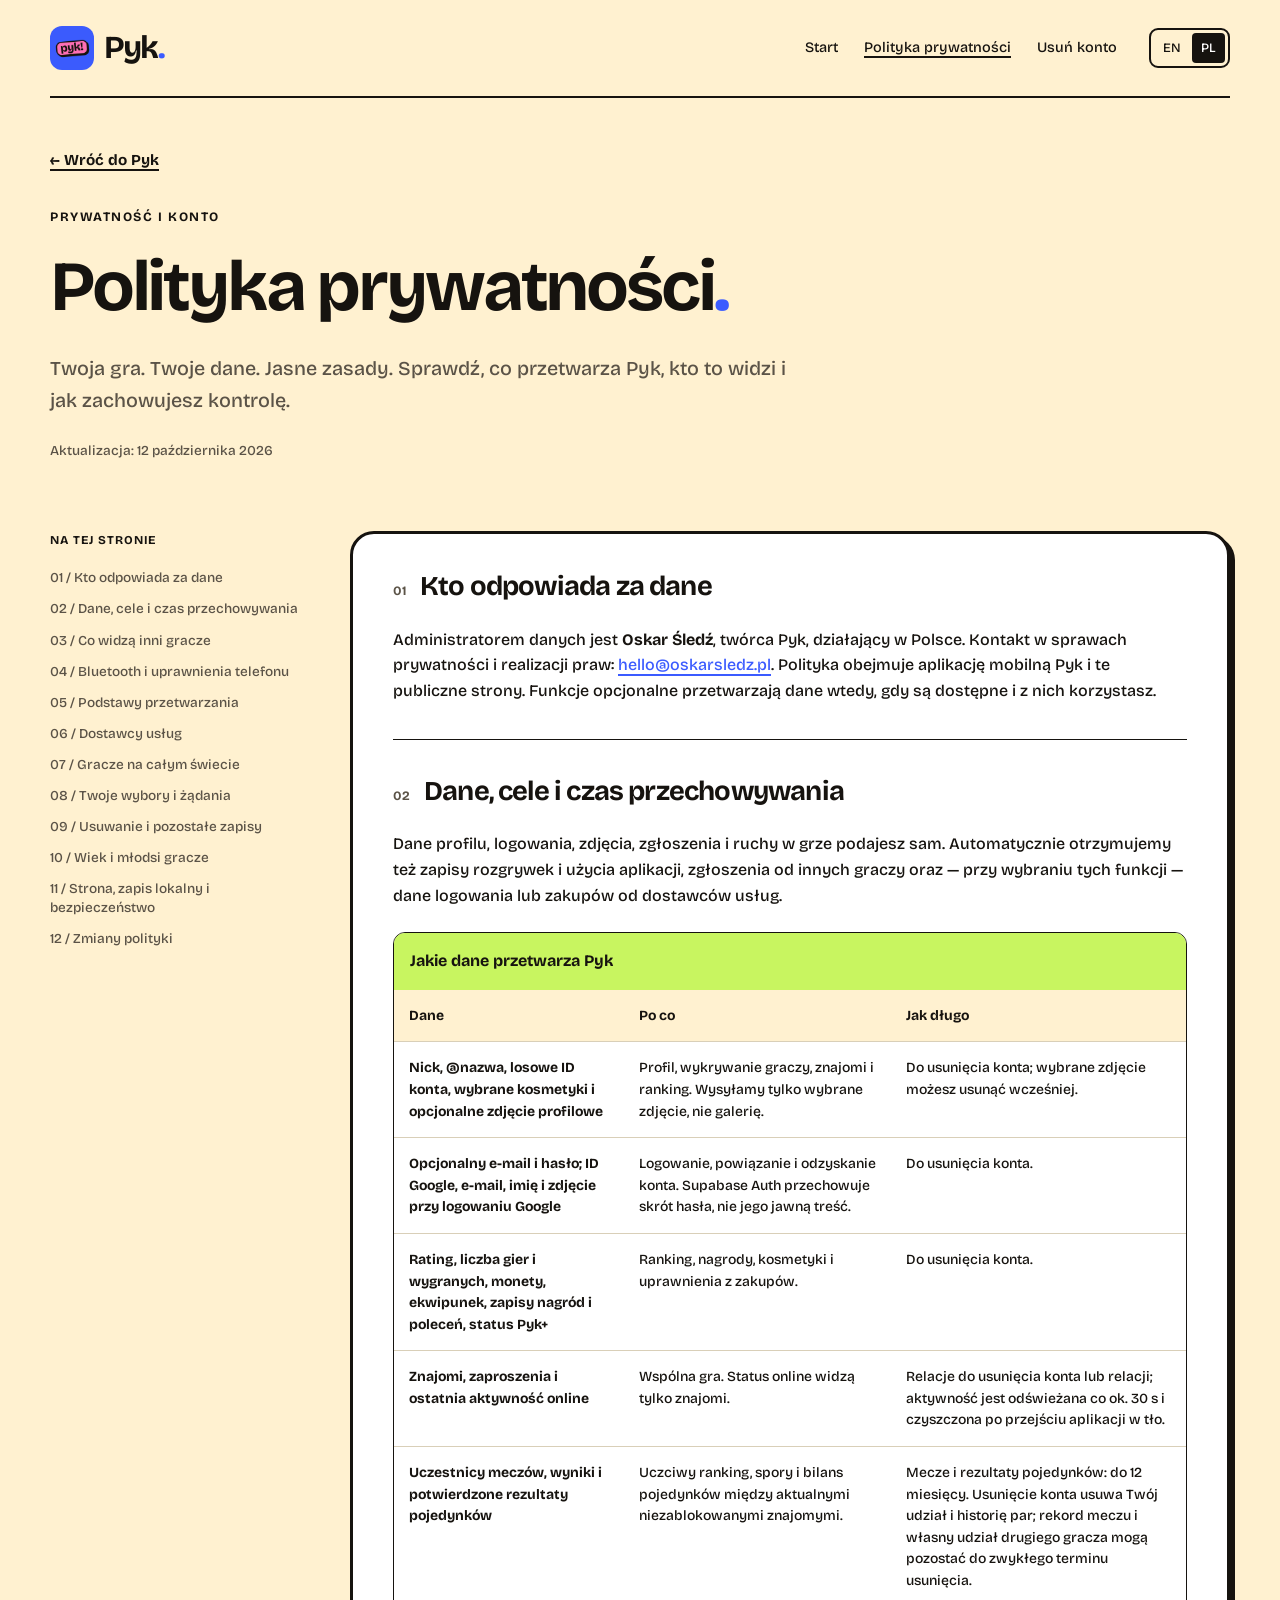
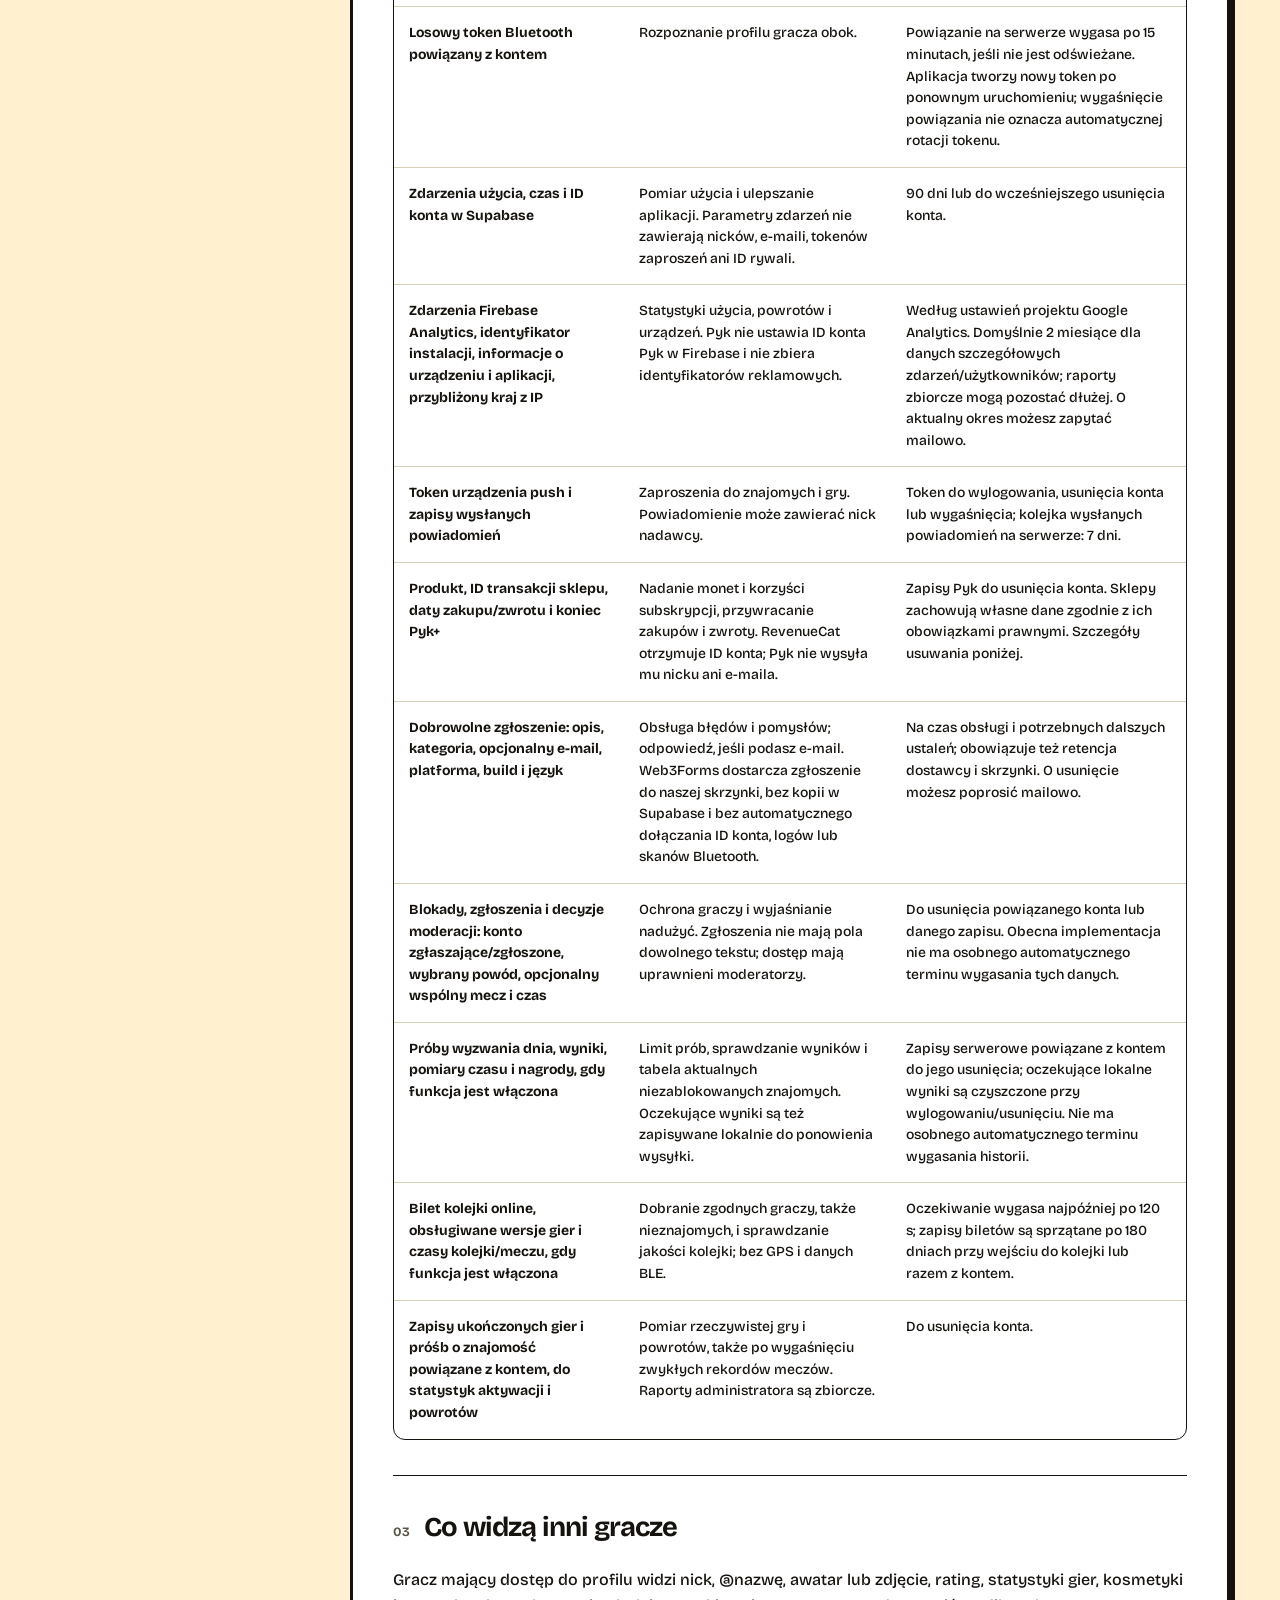
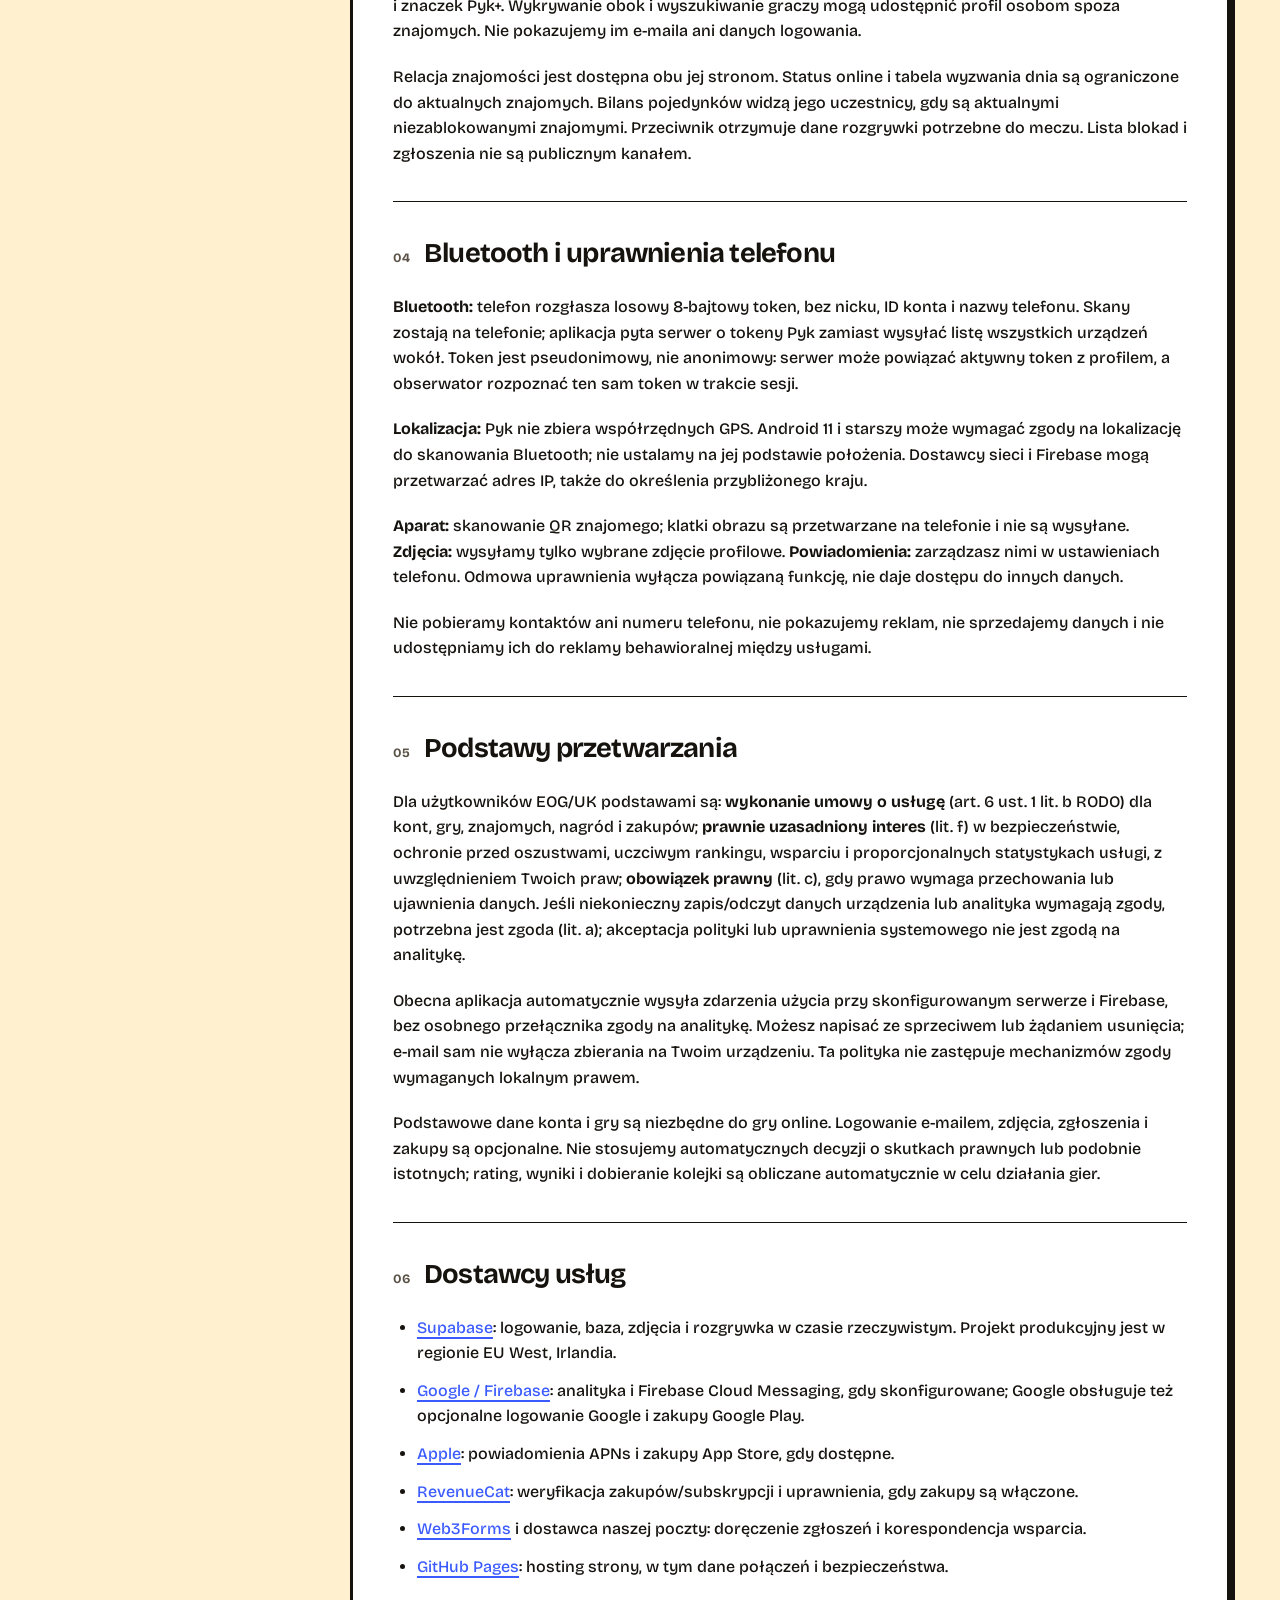
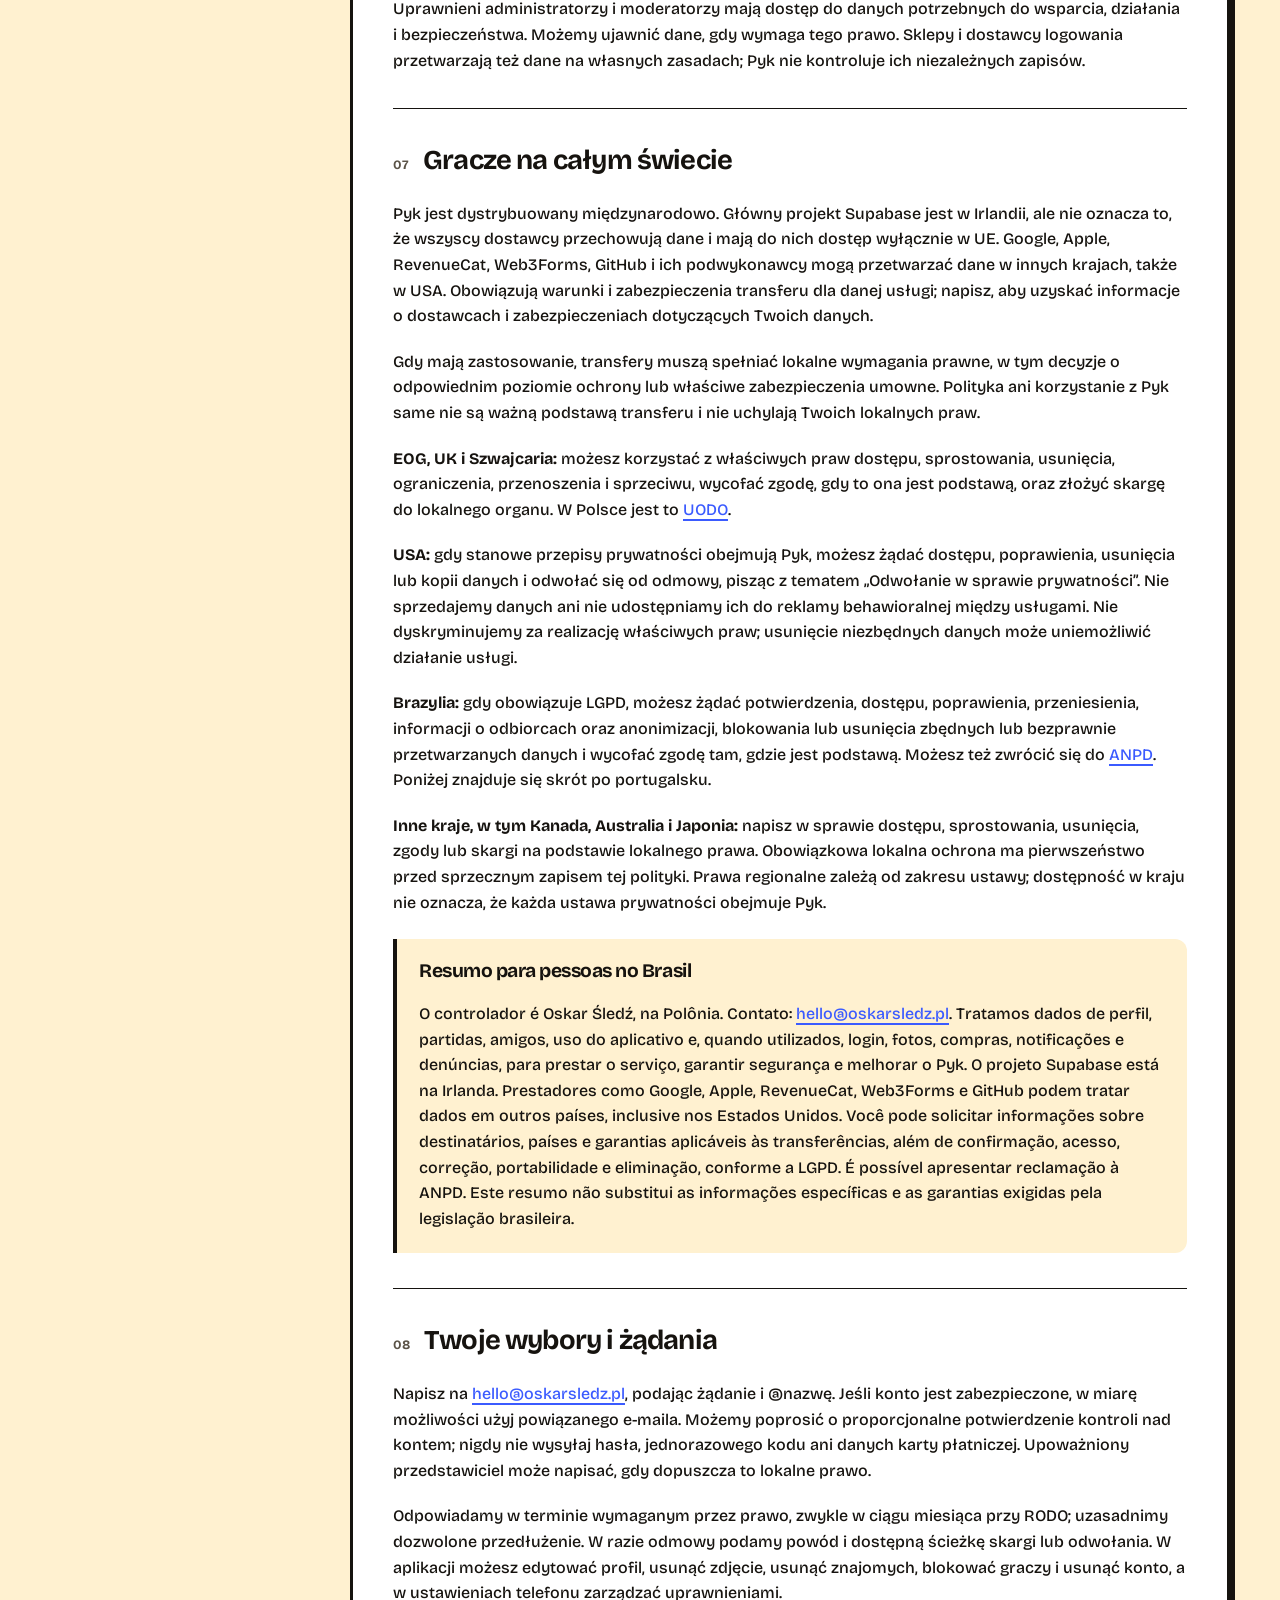
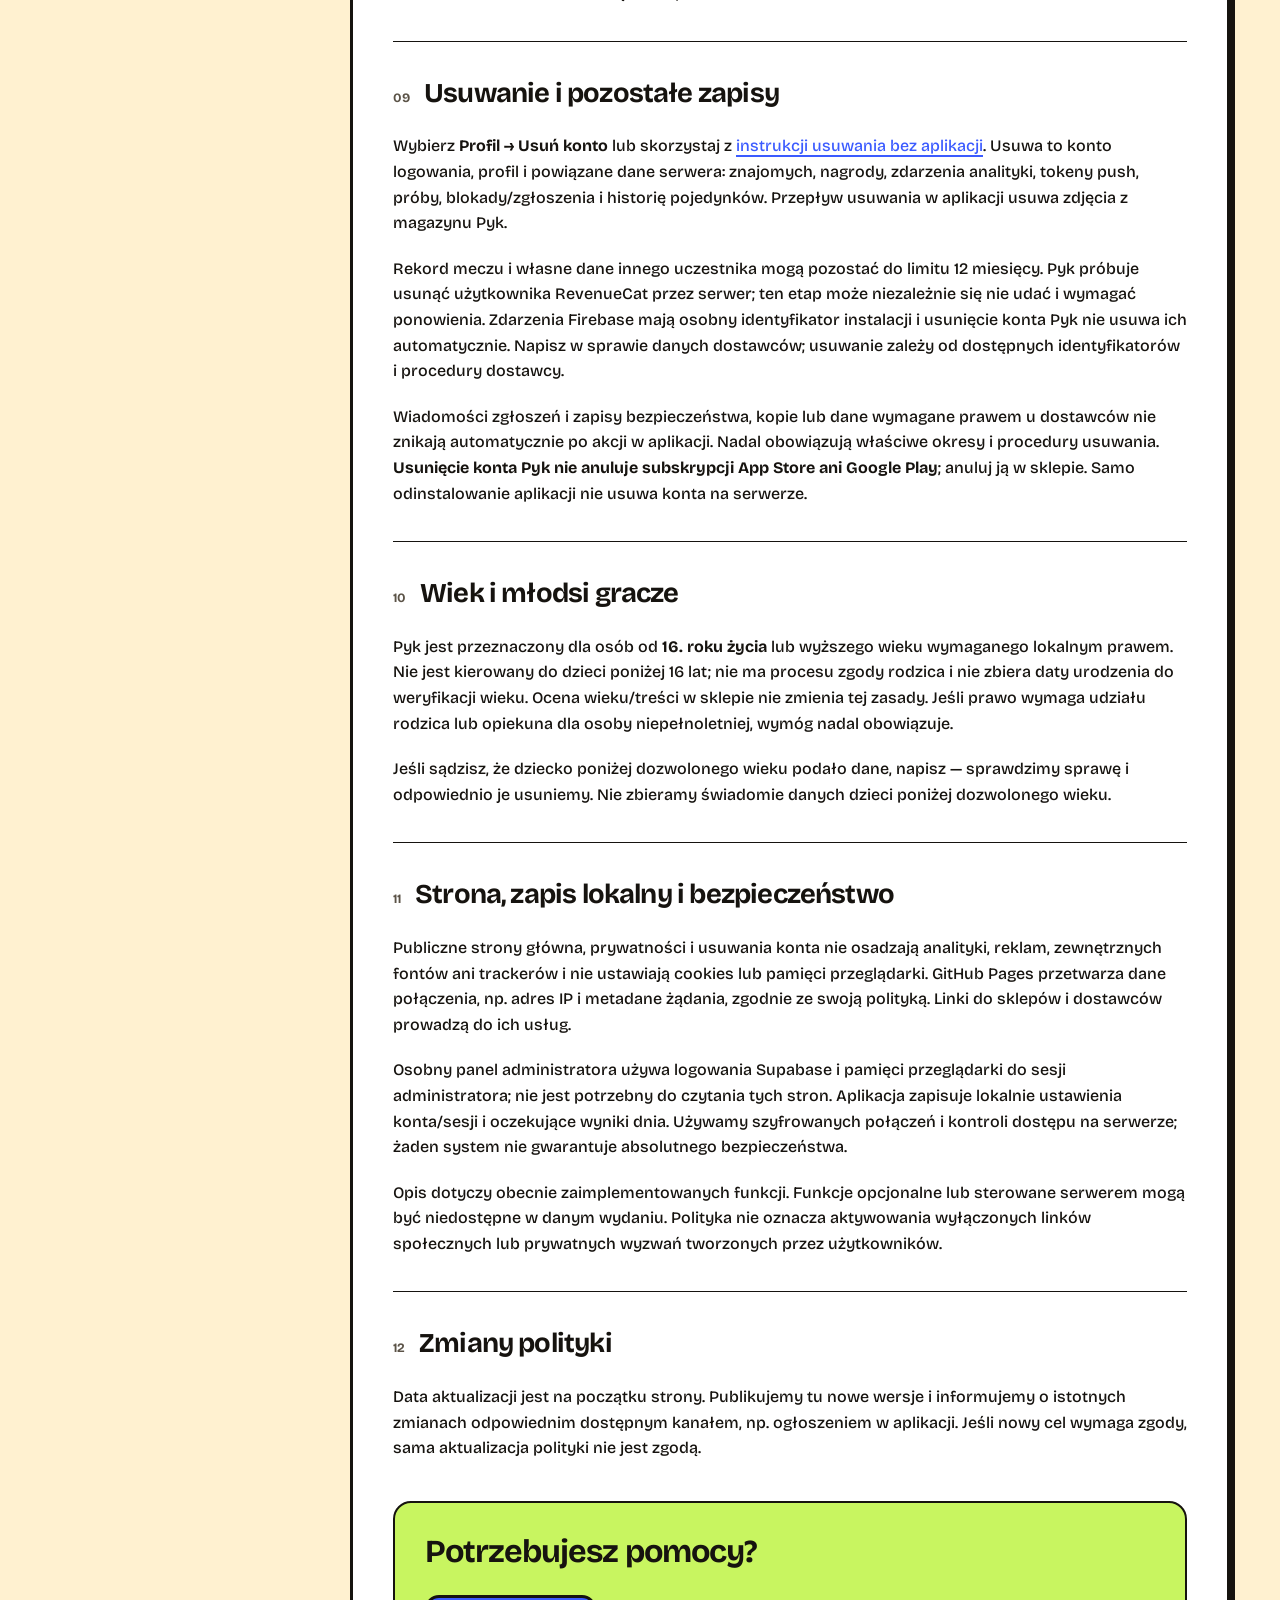
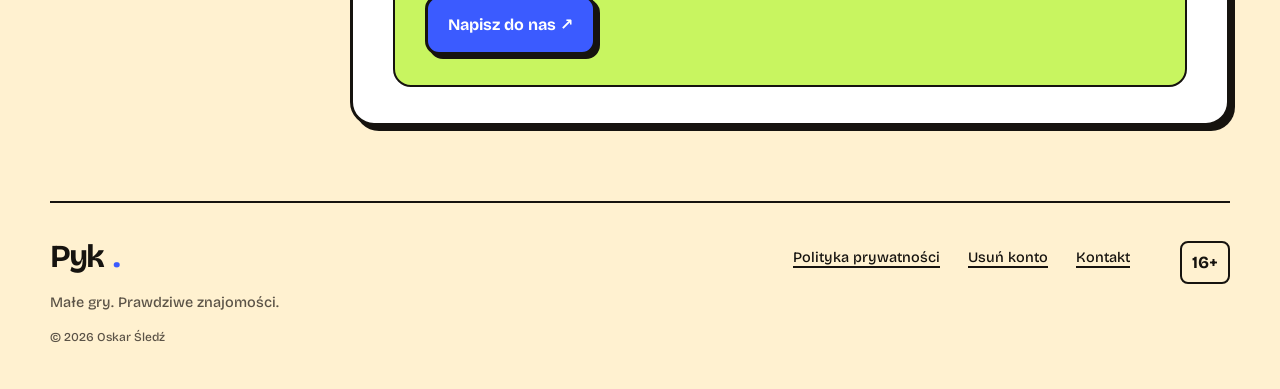
<file: privacy.html>
<!doctype html>
<html lang="pl">
<head>
<meta charset="utf-8">
<meta name="viewport" content="width=device-width, initial-scale=1">
<meta name="description" content="Twoja gra. Twoje dane. Jasne zasady. Sprawdź, co przetwarza Pyk, kto to widzi i jak zachowujesz kontrolę.">
<meta name="theme-color" content="#FFF1D0">
<meta name="referrer" content="strict-origin-when-cross-origin">
<title>Polityka prywatności · Pyk</title>
<link rel="canonical" href="https://oski3k.github.io/pyk-site/privacy.html">
<link rel="alternate" hreflang="en" href="https://oski3k.github.io/pyk-site/privacy-en.html">
<link rel="alternate" hreflang="pl" href="https://oski3k.github.io/pyk-site/privacy.html">
<link rel="alternate" hreflang="x-default" href="https://oski3k.github.io/pyk-site/privacy-en.html">
<meta property="og:type" content="website">
<meta property="og:title" content="Polityka prywatności · Pyk">
<meta property="og:description" content="Twoja gra. Twoje dane. Jasne zasady. Sprawdź, co przetwarza Pyk, kto to widzi i jak zachowujesz kontrolę.">
<meta property="og:url" content="https://oski3k.github.io/pyk-site/privacy.html">
<meta property="og:image" content="https://oski3k.github.io/pyk-site/assets/icon.png">
<link rel="icon" href="assets/icon.png" type="image/png">
<link rel="stylesheet" href="style.css">
</head>
<body>
<a class="skip" href="#main">Przejdź do treści</a>
<header class="site-header wrap">
<a class="brand" href="index-pl.html" aria-label="Pyk — Start"><img src="assets/icon.png" alt="" width="44" height="44"><span>Pyk<span class="brand-dot">.</span></span></a>
<nav class="main-nav" aria-label="Start"><a href="index-pl.html">Start</a><a href="privacy.html" aria-current="page">Polityka prywatności</a><a href="delete-account.html">Usuń konto</a></nav>
<nav class="languages" aria-label="Język"><a href="privacy-en.html" lang="en" hreflang="en" >EN</a><a href="privacy.html" lang="pl" hreflang="pl" aria-current="true">PL</a></nav>
</header>
<main id="main"><div class="wrap legal-head"><a class="text-link" href="index-pl.html">← Wróć do Pyk</a><p class="eyebrow">Prywatność i konto</p><h1>Polityka prywatności<span class="brand-dot">.</span></h1><p class="lead">Twoja gra. Twoje dane. Jasne zasady. Sprawdź, co przetwarza Pyk, kto to widzi i jak zachowujesz kontrolę.</p><p class="meta">Aktualizacja: 12 października 2026</p></div><div class="wrap legal-layout"><aside class="toc"><nav aria-label="Na tej stronie"><strong>Na tej stronie</strong><a href="#controller">01 / Kto odpowiada za dane</a><a href="#data">02 / Dane, cele i czas przechowywania</a><a href="#visibility">03 / Co widzą inni gracze</a><a href="#permissions">04 / Bluetooth i uprawnienia telefonu</a><a href="#basis">05 / Podstawy przetwarzania</a><a href="#providers">06 / Dostawcy usług</a><a href="#international">07 / Gracze na całym świecie</a><a href="#rights">08 / Twoje wybory i żądania</a><a href="#deletion">09 / Usuwanie i pozostałe zapisy</a><a href="#children">10 / Wiek i młodsi gracze</a><a href="#website">11 / Strona, zapis lokalny i bezpieczeństwo</a><a href="#changes">12 / Zmiany polityki</a></nav></aside><article class="legal-body"><section id="controller"><h2><span class="section-index">01</span>Kto odpowiada za dane</h2><p>Administratorem danych jest <strong>Oskar Śledź</strong>, twórca Pyk, działający w Polsce. Kontakt w sprawach prywatności i realizacji praw: <a href="mailto:hello@oskarsledz.pl">hello@oskarsledz.pl</a>. Polityka obejmuje aplikację mobilną Pyk i te publiczne strony. Funkcje opcjonalne przetwarzają dane wtedy, gdy są dostępne i z nich korzystasz.</p></section><section id="data"><h2><span class="section-index">02</span>Dane, cele i czas przechowywania</h2><p>Dane profilu, logowania, zdjęcia, zgłoszenia i ruchy w grze podajesz sam. Automatycznie otrzymujemy też zapisy rozgrywek i użycia aplikacji, zgłoszenia od innych graczy oraz — przy wybraniu tych funkcji — dane logowania lub zakupów od dostawców usług.</p><div class="table-wrap" role="region" aria-label="Dane i retencja" tabindex="0"><table><caption>Jakie dane przetwarza Pyk</caption><thead><tr><th scope="col">Dane</th><th scope="col">Po co</th><th scope="col">Jak długo</th></tr></thead><tbody>
<tr><td>Nick, @nazwa, losowe ID konta, wybrane kosmetyki i opcjonalne zdjęcie profilowe</td><td>Profil, wykrywanie graczy, znajomi i ranking. Wysyłamy tylko wybrane zdjęcie, nie galerię.</td><td>Do usunięcia konta; wybrane zdjęcie możesz usunąć wcześniej.</td></tr>
<tr><td>Opcjonalny e-mail i hasło; ID Google, e-mail, imię i zdjęcie przy logowaniu Google</td><td>Logowanie, powiązanie i odzyskanie konta. Supabase Auth przechowuje skrót hasła, nie jego jawną treść.</td><td>Do usunięcia konta.</td></tr>
<tr><td>Rating, liczba gier i wygranych, monety, ekwipunek, zapisy nagród i poleceń, status Pyk+</td><td>Ranking, nagrody, kosmetyki i uprawnienia z zakupów.</td><td>Do usunięcia konta.</td></tr>
<tr><td>Znajomi, zaproszenia i ostatnia aktywność online</td><td>Wspólna gra. Status online widzą tylko znajomi.</td><td>Relacje do usunięcia konta lub relacji; aktywność jest odświeżana co ok. 30 s i czyszczona po przejściu aplikacji w tło.</td></tr>
<tr><td>Uczestnicy meczów, wyniki i potwierdzone rezultaty pojedynków</td><td>Uczciwy ranking, spory i bilans pojedynków między aktualnymi niezablokowanymi znajomymi.</td><td>Mecze i rezultaty pojedynków: do 12 miesięcy. Usunięcie konta usuwa Twój udział i historię par; rekord meczu i własny udział drugiego gracza mogą pozostać do zwykłego terminu usunięcia.</td></tr>
<tr><td>Losowy token Bluetooth powiązany z kontem</td><td>Rozpoznanie profilu gracza obok.</td><td>Powiązanie na serwerze wygasa po 15 minutach, jeśli nie jest odświeżane. Aplikacja tworzy nowy token po ponownym uruchomieniu; wygaśnięcie powiązania nie oznacza automatycznej rotacji tokenu.</td></tr>
<tr><td>Zdarzenia użycia, czas i ID konta w Supabase</td><td>Pomiar użycia i ulepszanie aplikacji. Parametry zdarzeń nie zawierają nicków, e-maili, tokenów zaproszeń ani ID rywali.</td><td>90 dni lub do wcześniejszego usunięcia konta.</td></tr>
<tr><td>Zdarzenia Firebase Analytics, identyfikator instalacji, informacje o urządzeniu i aplikacji, przybliżony kraj z IP</td><td>Statystyki użycia, powrotów i urządzeń. Pyk nie ustawia ID konta Pyk w Firebase i nie zbiera identyfikatorów reklamowych.</td><td>Według ustawień projektu Google Analytics. Domyślnie 2 miesiące dla danych szczegółowych zdarzeń/użytkowników; raporty zbiorcze mogą pozostać dłużej. O aktualny okres możesz zapytać mailowo.</td></tr>
<tr><td>Token urządzenia push i zapisy wysłanych powiadomień</td><td>Zaproszenia do znajomych i gry. Powiadomienie może zawierać nick nadawcy.</td><td>Token do wylogowania, usunięcia konta lub wygaśnięcia; kolejka wysłanych powiadomień na serwerze: 7 dni.</td></tr>
<tr><td>Produkt, ID transakcji sklepu, daty zakupu/zwrotu i koniec Pyk+</td><td>Nadanie monet i korzyści subskrypcji, przywracanie zakupów i zwroty. RevenueCat otrzymuje ID konta; Pyk nie wysyła mu nicku ani e-maila.</td><td>Zapisy Pyk do usunięcia konta. Sklepy zachowują własne dane zgodnie z ich obowiązkami prawnymi. Szczegóły usuwania poniżej.</td></tr>
<tr><td>Dobrowolne zgłoszenie: opis, kategoria, opcjonalny e-mail, platforma, build i język</td><td>Obsługa błędów i pomysłów; odpowiedź, jeśli podasz e-mail. Web3Forms dostarcza zgłoszenie do naszej skrzynki, bez kopii w Supabase i bez automatycznego dołączania ID konta, logów lub skanów Bluetooth.</td><td>Na czas obsługi i potrzebnych dalszych ustaleń; obowiązuje też retencja dostawcy i skrzynki. O usunięcie możesz poprosić mailowo.</td></tr>
<tr><td>Blokady, zgłoszenia i decyzje moderacji: konto zgłaszające/zgłoszone, wybrany powód, opcjonalny wspólny mecz i czas</td><td>Ochrona graczy i wyjaśnianie nadużyć. Zgłoszenia nie mają pola dowolnego tekstu; dostęp mają uprawnieni moderatorzy.</td><td>Do usunięcia powiązanego konta lub danego zapisu. Obecna implementacja nie ma osobnego automatycznego terminu wygasania tych danych.</td></tr>
<tr><td>Próby wyzwania dnia, wyniki, pomiary czasu i nagrody, gdy funkcja jest włączona</td><td>Limit prób, sprawdzanie wyników i tabela aktualnych niezablokowanych znajomych. Oczekujące wyniki są też zapisywane lokalnie do ponowienia wysyłki.</td><td>Zapisy serwerowe powiązane z kontem do jego usunięcia; oczekujące lokalne wyniki są czyszczone przy wylogowaniu/usunięciu. Nie ma osobnego automatycznego terminu wygasania historii.</td></tr>
<tr><td>Bilet kolejki online, obsługiwane wersje gier i czasy kolejki/meczu, gdy funkcja jest włączona</td><td>Dobranie zgodnych graczy, także nieznajomych, i sprawdzanie jakości kolejki; bez GPS i danych BLE.</td><td>Oczekiwanie wygasa najpóźniej po 120 s; zapisy biletów są sprzątane po 180 dniach przy wejściu do kolejki lub razem z kontem.</td></tr>
<tr><td>Zapisy ukończonych gier i próśb o znajomość powiązane z kontem, do statystyk aktywacji i powrotów</td><td>Pomiar rzeczywistej gry i powrotów, także po wygaśnięciu zwykłych rekordów meczów. Raporty administratora są zbiorcze.</td><td>Do usunięcia konta.</td></tr>
</tbody></table></div></section><section id="visibility"><h2><span class="section-index">03</span>Co widzą inni gracze</h2><p>Gracz mający dostęp do profilu widzi nick, @nazwę, awatar lub zdjęcie, rating, statystyki gier, kosmetyki i znaczek Pyk+. Wykrywanie obok i wyszukiwanie graczy mogą udostępnić profil osobom spoza znajomych. Nie pokazujemy im e-maila ani danych logowania.</p><p>Relacja znajomości jest dostępna obu jej stronom. Status online i tabela wyzwania dnia są ograniczone do aktualnych znajomych. Bilans pojedynków widzą jego uczestnicy, gdy są aktualnymi niezablokowanymi znajomymi. Przeciwnik otrzymuje dane rozgrywki potrzebne do meczu. Lista blokad i zgłoszenia nie są publicznym kanałem.</p></section><section id="permissions"><h2><span class="section-index">04</span>Bluetooth i uprawnienia telefonu</h2><p><strong>Bluetooth:</strong> telefon rozgłasza losowy 8-bajtowy token, bez nicku, ID konta i nazwy telefonu. Skany zostają na telefonie; aplikacja pyta serwer o tokeny Pyk zamiast wysyłać listę wszystkich urządzeń wokół. Token jest pseudonimowy, nie anonimowy: serwer może powiązać aktywny token z profilem, a obserwator rozpoznać ten sam token w trakcie sesji.</p><p><strong>Lokalizacja:</strong> Pyk nie zbiera współrzędnych GPS. Android 11 i starszy może wymagać zgody na lokalizację do skanowania Bluetooth; nie ustalamy na jej podstawie położenia. Dostawcy sieci i Firebase mogą przetwarzać adres IP, także do określenia przybliżonego kraju.</p><p><strong>Aparat:</strong> skanowanie QR znajomego; klatki obrazu są przetwarzane na telefonie i nie są wysyłane. <strong>Zdjęcia:</strong> wysyłamy tylko wybrane zdjęcie profilowe. <strong>Powiadomienia:</strong> zarządzasz nimi w ustawieniach telefonu. Odmowa uprawnienia wyłącza powiązaną funkcję, nie daje dostępu do innych danych.</p><p>Nie pobieramy kontaktów ani numeru telefonu, nie pokazujemy reklam, nie sprzedajemy danych i nie udostępniamy ich do reklamy behawioralnej między usługami.</p></section><section id="basis"><h2><span class="section-index">05</span>Podstawy przetwarzania</h2><p>Dla użytkowników EOG/UK podstawami są: <strong>wykonanie umowy o usługę</strong> (art. 6 ust. 1 lit. b RODO) dla kont, gry, znajomych, nagród i zakupów; <strong>prawnie uzasadniony interes</strong> (lit. f) w bezpieczeństwie, ochronie przed oszustwami, uczciwym rankingu, wsparciu i proporcjonalnych statystykach usługi, z uwzględnieniem Twoich praw; <strong>obowiązek prawny</strong> (lit. c), gdy prawo wymaga przechowania lub ujawnienia danych. Jeśli niekonieczny zapis/odczyt danych urządzenia lub analityka wymagają zgody, potrzebna jest zgoda (lit. a); akceptacja polityki lub uprawnienia systemowego nie jest zgodą na analitykę.</p><p>Obecna aplikacja automatycznie wysyła zdarzenia użycia przy skonfigurowanym serwerze i Firebase, bez osobnego przełącznika zgody na analitykę. Możesz napisać ze sprzeciwem lub żądaniem usunięcia; e-mail sam nie wyłącza zbierania na Twoim urządzeniu. Ta polityka nie zastępuje mechanizmów zgody wymaganych lokalnym prawem.</p><p>Podstawowe dane konta i gry są niezbędne do gry online. Logowanie e-mailem, zdjęcia, zgłoszenia i zakupy są opcjonalne. Nie stosujemy automatycznych decyzji o skutkach prawnych lub podobnie istotnych; rating, wyniki i dobieranie kolejki są obliczane automatycznie w celu działania gier.</p></section><section id="providers"><h2><span class="section-index">06</span>Dostawcy usług</h2><ul>
<li><a href="https://supabase.com/privacy">Supabase</a>: logowanie, baza, zdjęcia i rozgrywka w czasie rzeczywistym. Projekt produkcyjny jest w regionie EU West, Irlandia.</li>
<li><a href="https://firebase.google.com/support/privacy">Google / Firebase</a>: analityka i Firebase Cloud Messaging, gdy skonfigurowane; Google obsługuje też opcjonalne logowanie Google i zakupy Google Play.</li>
<li><a href="https://www.apple.com/legal/privacy/">Apple</a>: powiadomienia APNs i zakupy App Store, gdy dostępne.</li>
<li><a href="https://www.revenuecat.com/privacy/">RevenueCat</a>: weryfikacja zakupów/subskrypcji i uprawnienia, gdy zakupy są włączone.</li>
<li><a href="https://web3forms.com/privacy">Web3Forms</a> i dostawca naszej poczty: doręczenie zgłoszeń i korespondencja wsparcia.</li>
<li><a href="https://docs.github.com/en/site-policy/privacy-policies/github-general-privacy-statement">GitHub Pages</a>: hosting strony, w tym dane połączeń i bezpieczeństwa.</li></ul><p>Uprawnieni administratorzy i moderatorzy mają dostęp do danych potrzebnych do wsparcia, działania i bezpieczeństwa. Możemy ujawnić dane, gdy wymaga tego prawo. Sklepy i dostawcy logowania przetwarzają też dane na własnych zasadach; Pyk nie kontroluje ich niezależnych zapisów.</p></section><section id="international"><h2><span class="section-index">07</span>Gracze na całym świecie</h2><p>Pyk jest dystrybuowany międzynarodowo. Główny projekt Supabase jest w Irlandii, ale nie oznacza to, że wszyscy dostawcy przechowują dane i mają do nich dostęp wyłącznie w UE. Google, Apple, RevenueCat, Web3Forms, GitHub i ich podwykonawcy mogą przetwarzać dane w innych krajach, także w USA. Obowiązują warunki i zabezpieczenia transferu dla danej usługi; napisz, aby uzyskać informacje o dostawcach i zabezpieczeniach dotyczących Twoich danych.</p><p>Gdy mają zastosowanie, transfery muszą spełniać lokalne wymagania prawne, w tym decyzje o odpowiednim poziomie ochrony lub właściwe zabezpieczenia umowne. Polityka ani korzystanie z Pyk same nie są ważną podstawą transferu i nie uchylają Twoich lokalnych praw.</p><p><strong>EOG, UK i Szwajcaria:</strong> możesz korzystać z właściwych praw dostępu, sprostowania, usunięcia, ograniczenia, przenoszenia i sprzeciwu, wycofać zgodę, gdy to ona jest podstawą, oraz złożyć skargę do lokalnego organu. W Polsce jest to <a href="https://uodo.gov.pl">UODO</a>.</p><p><strong>USA:</strong> gdy stanowe przepisy prywatności obejmują Pyk, możesz żądać dostępu, poprawienia, usunięcia lub kopii danych i odwołać się od odmowy, pisząc z tematem „Odwołanie w sprawie prywatności”. Nie sprzedajemy danych ani nie udostępniamy ich do reklamy behawioralnej między usługami. Nie dyskryminujemy za realizację właściwych praw; usunięcie niezbędnych danych może uniemożliwić działanie usługi.</p><p><strong>Brazylia:</strong> gdy obowiązuje LGPD, możesz żądać potwierdzenia, dostępu, poprawienia, przeniesienia, informacji o odbiorcach oraz anonimizacji, blokowania lub usunięcia zbędnych lub bezprawnie przetwarzanych danych i wycofać zgodę tam, gdzie jest podstawą. Możesz też zwrócić się do <a href="https://www.gov.br/anpd/pt-br">ANPD</a>. Poniżej znajduje się skrót po portugalsku.</p><p><strong>Inne kraje, w tym Kanada, Australia i Japonia:</strong> napisz w sprawie dostępu, sprostowania, usunięcia, zgody lub skargi na podstawie lokalnego prawa. Obowiązkowa lokalna ochrona ma pierwszeństwo przed sprzecznym zapisem tej polityki. Prawa regionalne zależą od zakresu ustawy; dostępność w kraju nie oznacza, że każda ustawa prywatności obejmuje Pyk.</p>
<aside class="notice" lang="pt-BR"><h3>Resumo para pessoas no Brasil</h3><p>O controlador é Oskar Śledź, na Polônia. Contato: <a href="mailto:hello@oskarsledz.pl">hello@oskarsledz.pl</a>. Tratamos dados de perfil, partidas, amigos, uso do aplicativo e, quando utilizados, login, fotos, compras, notificações e denúncias, para prestar o serviço, garantir segurança e melhorar o Pyk. O projeto Supabase está na Irlanda. Prestadores como Google, Apple, RevenueCat, Web3Forms e GitHub podem tratar dados em outros países, inclusive nos Estados Unidos. Você pode solicitar informações sobre destinatários, países e garantias aplicáveis às transferências, além de confirmação, acesso, correção, portabilidade e eliminação, conforme a LGPD. É possível apresentar reclamação à ANPD. Este resumo não substitui as informações específicas e as garantias exigidas pela legislação brasileira.</p></aside></section><section id="rights"><h2><span class="section-index">08</span>Twoje wybory i żądania</h2><p>Napisz na <a href="mailto:hello@oskarsledz.pl?subject=Pyk%20-%20prywatnosc">hello@oskarsledz.pl</a>, podając żądanie i @nazwę. Jeśli konto jest zabezpieczone, w miarę możliwości użyj powiązanego e-maila. Możemy poprosić o proporcjonalne potwierdzenie kontroli nad kontem; nigdy nie wysyłaj hasła, jednorazowego kodu ani danych karty płatniczej. Upoważniony przedstawiciel może napisać, gdy dopuszcza to lokalne prawo.</p><p>Odpowiadamy w terminie wymaganym przez prawo, zwykle w ciągu miesiąca przy RODO; uzasadnimy dozwolone przedłużenie. W razie odmowy podamy powód i dostępną ścieżkę skargi lub odwołania. W aplikacji możesz edytować profil, usunąć zdjęcie, usunąć znajomych, blokować graczy i usunąć konto, a w ustawieniach telefonu zarządzać uprawnieniami.</p></section><section id="deletion"><h2><span class="section-index">09</span>Usuwanie i pozostałe zapisy</h2><p>Wybierz <strong>Profil → Usuń konto</strong> lub skorzystaj z <a href="delete-account.html">instrukcji usuwania bez aplikacji</a>. Usuwa to konto logowania, profil i powiązane dane serwera: znajomych, nagrody, zdarzenia analityki, tokeny push, próby, blokady/zgłoszenia i historię pojedynków. Przepływ usuwania w aplikacji usuwa zdjęcia z magazynu Pyk.</p><p>Rekord meczu i własne dane innego uczestnika mogą pozostać do limitu 12 miesięcy. Pyk próbuje usunąć użytkownika RevenueCat przez serwer; ten etap może niezależnie się nie udać i wymagać ponowienia. Zdarzenia Firebase mają osobny identyfikator instalacji i usunięcie konta Pyk nie usuwa ich automatycznie. Napisz w sprawie danych dostawców; usuwanie zależy od dostępnych identyfikatorów i procedury dostawcy.</p><p>Wiadomości zgłoszeń i zapisy bezpieczeństwa, kopie lub dane wymagane prawem u dostawców nie znikają automatycznie po akcji w aplikacji. Nadal obowiązują właściwe okresy i procedury usuwania. <strong>Usunięcie konta Pyk nie anuluje subskrypcji App Store ani Google Play</strong>; anuluj ją w sklepie. Samo odinstalowanie aplikacji nie usuwa konta na serwerze.</p></section><section id="children"><h2><span class="section-index">10</span>Wiek i młodsi gracze</h2><p>Pyk jest przeznaczony dla osób od <strong>16. roku życia</strong> lub wyższego wieku wymaganego lokalnym prawem. Nie jest kierowany do dzieci poniżej 16 lat; nie ma procesu zgody rodzica i nie zbiera daty urodzenia do weryfikacji wieku. Ocena wieku/treści w sklepie nie zmienia tej zasady. Jeśli prawo wymaga udziału rodzica lub opiekuna dla osoby niepełnoletniej, wymóg nadal obowiązuje.</p><p>Jeśli sądzisz, że dziecko poniżej dozwolonego wieku podało dane, napisz — sprawdzimy sprawę i odpowiednio je usuniemy. Nie zbieramy świadomie danych dzieci poniżej dozwolonego wieku.</p></section><section id="website"><h2><span class="section-index">11</span>Strona, zapis lokalny i bezpieczeństwo</h2><p>Publiczne strony główna, prywatności i usuwania konta nie osadzają analityki, reklam, zewnętrznych fontów ani trackerów i nie ustawiają cookies lub pamięci przeglądarki. GitHub Pages przetwarza dane połączenia, np. adres IP i metadane żądania, zgodnie ze swoją polityką. Linki do sklepów i dostawców prowadzą do ich usług.</p><p>Osobny panel administratora używa logowania Supabase i pamięci przeglądarki do sesji administratora; nie jest potrzebny do czytania tych stron. Aplikacja zapisuje lokalnie ustawienia konta/sesji i oczekujące wyniki dnia. Używamy szyfrowanych połączeń i kontroli dostępu na serwerze; żaden system nie gwarantuje absolutnego bezpieczeństwa.</p><p>Opis dotyczy obecnie zaimplementowanych funkcji. Funkcje opcjonalne lub sterowane serwerem mogą być niedostępne w danym wydaniu. Polityka nie oznacza aktywowania wyłączonych linków społecznych lub prywatnych wyzwań tworzonych przez użytkowników.</p></section><section id="changes"><h2><span class="section-index">12</span>Zmiany polityki</h2><p>Data aktualizacji jest na początku strony. Publikujemy tu nowe wersje i informujemy o istotnych zmianach odpowiednim dostępnym kanałem, np. ogłoszeniem w aplikacji. Jeśli nowy cel wymaga zgody, sama aktualizacja polityki nie jest zgodą.</p></section><aside class="support-box"><h2>Potrzebujesz pomocy?</h2><a class="button primary" href="mailto:hello@oskarsledz.pl">Napisz do nas ↗</a></aside></article></div></main>
<footer class="site-footer wrap"><div><a class="brand" href="index-pl.html">Pyk<span class="brand-dot">.</span></a><p>Małe gry. Prawdziwe znajomości.</p><small>© 2026 Oskar Śledź</small></div><nav aria-label="Prywatność i konto"><a href="privacy.html">Polityka prywatności</a><a href="delete-account.html">Usuń konto</a><a href="mailto:hello@oskarsledz.pl">Kontakt</a></nav><span class="age-label">16+</span></footer>
</body>
</html>
</file>
<file: style.css>
@font-face{font-family:Bricolage;src:url('assets/fonts/BricolageGrotesque-Medium.ttf') format('truetype');font-weight:400 500;font-display:swap}
@font-face{font-family:Bricolage;src:url('assets/fonts/BricolageGrotesque-Bold.ttf') format('truetype');font-weight:600 800;font-display:swap}
:root{--butter:#fff1d0;--paper:#fff;--ink:#16130f;--muted:#5b5347;--blue:#3b5bff;--pink:#ff6fb5;--lime:#c8f560;--purple:#9b7bff;--teal:#5ee0c8;--yellow:#ffd23f;--stroke:3px;--radius:18px;--shadow:5px 5px 0 var(--ink);--space:24px}
*{box-sizing:border-box}html{scroll-behavior:smooth;scroll-padding-top:24px}body{margin:0;background:var(--butter);color:var(--ink);font:500 17px/1.6 Bricolage,system-ui,sans-serif}a{color:var(--blue);text-underline-offset:4px;text-decoration-thickness:1.5px}a:hover{text-decoration-thickness:3px}img{display:block;max-width:100%;height:auto}h1,h2,h3,p{margin-top:0}h1,h2,h3{font-weight:800;line-height:1.08;letter-spacing:-.045em}h1{font-size:clamp(3rem,6.8vw,6.1rem);margin-bottom:28px}h2{font-size:clamp(2rem,4.2vw,3.5rem);margin-bottom:24px}h3{font-size:1.5rem;letter-spacing:-.025em}p{margin-bottom:20px}button,a,summary{touch-action:manipulation}a:focus-visible,summary:focus-visible,[tabindex]:focus-visible{outline:3px solid var(--blue);outline-offset:6px;border-radius:4px}.wrap{width:min(1180px,calc(100% - 64px));margin-inline:auto}.skip{position:absolute;top:-100px;left:16px;background:var(--ink);color:white;padding:12px;z-index:10}.skip:focus{top:10px}.site-header{display:flex;align-items:center;gap:32px;padding-block:26px;border-bottom:2px solid var(--ink)}.brand{display:flex;align-items:center;gap:10px;font-weight:800;font-size:2rem;letter-spacing:-.06em;color:var(--ink);text-decoration:none;line-height:1}.brand img{border-radius:12px}.brand-dot{color:var(--blue)}.main-nav{display:flex;gap:26px;margin-left:auto;font-size:.9rem;align-items:center}.main-nav a{color:var(--ink);text-decoration:none}.main-nav a:hover,.main-nav a[aria-current=page]{text-decoration:underline;text-decoration-thickness:2px}.languages{display:flex;gap:2px;border:2px solid var(--ink);border-radius:9px;padding:3px;font-size:.8rem}.languages a{padding:5px 9px;color:var(--ink);border-radius:4px;text-decoration:none}.languages a[aria-current=true]{background:var(--ink);color:var(--paper)}.eyebrow{text-transform:uppercase;font-size:.8rem;font-weight:800;letter-spacing:.12em;line-height:1.5;margin-bottom:22px}.lead{font-size:1.23rem;line-height:1.65;color:var(--muted);max-width:540px}.meta{font-size:.85rem;color:var(--muted);margin-top:22px}.hero{display:grid;grid-template-columns:1.1fr 1fr;gap:52px;align-items:center;padding-block:80px 86px}.highlight{position:relative;z-index:0;white-space:nowrap}.highlight:after{content:'';position:absolute;inset:40% -8px 0;z-index:-1;background:var(--lime);transform:rotate(-2deg);border-radius:6px}.actions{display:flex;align-items:center;flex-wrap:wrap;gap:25px;margin-top:34px}.button{display:inline-flex;justify-content:center;align-items:center;gap:18px;border:var(--stroke) solid var(--ink);border-radius:14px;padding:14px 20px;box-shadow:4px 4px 0 var(--ink);font-weight:800;text-decoration:none;transition:transform .12s,box-shadow .12s;font-size:1rem}.button.primary{background:var(--blue);color:var(--paper)}.button:hover{transform:translate(2px,2px);box-shadow:2px 2px 0 var(--ink)}.button:active{transform:translate(4px,4px);box-shadow:none}.text-link{font-weight:800;color:var(--ink);font-size:.95rem}.hero-art{position:relative;min-height:470px;margin-top:18px}.sticker{border:var(--stroke) solid var(--ink);border-radius:10px;box-shadow:var(--shadow);background:var(--lime);font-weight:800}.duel-label{position:absolute;top:0;left:20px;padding:7px 20px;transform:rotate(-7deg);font-size:.9rem;z-index:4}.play-card{position:absolute;left:50%;top:70px;width:250px;height:320px;background:white;border:var(--stroke) solid var(--ink);border-radius:24px;box-shadow:6px 6px 0 var(--ink);display:flex;flex-direction:column;align-items:center;justify-content:center;gap:20px;transform-origin:50% 90%}.play-card strong{font-size:1.4rem;letter-spacing:-.03em}.card-back{background:var(--purple);transform:translateX(-44%) rotate(18deg)}.card-back span,.card-mid span{font-size:3rem;font-weight:800}.card-mid{background:var(--pink);transform:translateX(-65%) rotate(-17deg)}.card-front{background:var(--paper);transform:translateX(-50%) rotate(3deg);gap:4px}.card-front img{width:174px;border-radius:36px}.card-answer{background:var(--pink);border:2px solid var(--ink);border-radius:50%;font-size:1.4rem;line-height:1;width:40px;height:40px;display:grid;place-items:center;margin-top:14px}.round-sticker{position:absolute;right:-8px;top:315px;z-index:5;transform:rotate(9deg);border:var(--stroke) solid var(--ink);box-shadow:4px 4px 0 var(--ink);border-radius:50%;width:126px;height:126px;background:var(--yellow);display:flex;align-items:center;text-align:center;padding:16px;line-height:1.1;font-weight:800;font-size:1.2rem}.art-spark{position:absolute;right:4px;top:10px;font-size:5rem;color:var(--blue);line-height:1;transform:rotate(15deg)}.match-label{position:absolute;bottom:0;width:100%;text-align:center;font-size:.8rem;letter-spacing:.08em;text-transform:uppercase;font-weight:800}.ribbon{background:var(--ink);color:var(--butter);padding-block:16px}.ribbon .wrap{display:flex;justify-content:space-between;align-items:center;gap:20px}.ribbon span{font-weight:800;font-size:1.03rem}.ribbon span:before{content:'✦';color:var(--lime);margin-right:18px}.section{padding-block:80px}.steps{display:grid;grid-template-columns:repeat(3,1fr);gap:44px;margin-top:48px}.steps p{color:var(--muted)}.step-number{display:inline-flex;justify-content:center;align-items:center;background:var(--lime);width:53px;height:53px;border:var(--stroke) solid var(--ink);border-radius:12px;box-shadow:3px 3px 0 var(--ink);font-size:1.3rem;font-weight:800;margin-bottom:25px;transform:rotate(-5deg)}.steps article:nth-child(2) .step-number{background:var(--pink);transform:rotate(4deg)}.steps article:nth-child(3) .step-number{background:var(--teal)}.games-section{background:var(--paper);border-block:2px solid var(--ink)}.section-top{display:flex;align-items:end;justify-content:space-between;gap:60px;margin-bottom:38px}.section-top h2{margin-bottom:0}.section-top .lead{max-width:450px;margin:0}.game-grid{display:grid;grid-template-columns:repeat(4,1fr);gap:24px}.game-card{border:var(--stroke) solid var(--ink);border-radius:var(--radius);padding:25px 22px;box-shadow:var(--shadow);min-width:0}.game-card h3{font-size:1.35rem}.game-card p{font-size:.87rem;line-height:1.7;margin:0}.pink{background:var(--pink)}.lime{background:var(--lime)}.purple{background:var(--purple)}.teal{background:var(--teal)}.game-symbol{display:block;font-size:2.6rem;font-weight:800;letter-spacing:-.05em;line-height:1;margin-bottom:35px}.duo{display:grid;grid-template-columns:1fr 1fr;gap:36px}.solo-panel,.privacy-panel{position:relative;padding:38px;border:var(--stroke) solid var(--ink);border-radius:24px;box-shadow:var(--shadow);overflow:hidden}.solo-panel{background:var(--blue);color:white}.solo-panel h2,.privacy-panel h2{font-size:2.25rem}.solo-panel p,.privacy-panel p{position:relative;z-index:1;margin:0}.bot-mark{display:block;text-align:right;font-size:5rem;line-height:1;margin-top:20px;color:var(--lime)}.privacy-panel{background:var(--paper)}.privacy-panel .text-link{display:inline-block;margin-top:32px}.privacy-mark{display:block;color:var(--blue);font-size:3rem;line-height:1;margin-bottom:18px}.faq{padding-top:0;display:grid;grid-template-columns:.8fr 1.2fr;gap:65px}.faq h2{font-size:2.7rem}.faq details{border-top:2px solid var(--ink);padding:20px 0}.faq details:last-child{border-bottom:2px solid var(--ink)}summary{font-size:1.1rem;font-weight:800;cursor:pointer;padding-right:8px}details p{color:var(--muted);margin-top:15px;margin-bottom:0}.final-cta{background:var(--lime);border:var(--stroke) solid var(--ink);border-radius:24px;padding:42px;display:flex;align-items:center;justify-content:space-between;gap:32px;box-shadow:var(--shadow);margin-bottom:70px}.final-cta h2{font-size:2.5rem;margin-bottom:12px}.final-cta p{margin:0}.site-footer{border-top:2px solid var(--ink);padding-block:38px 40px;display:flex;gap:50px;align-items:start}.site-footer p{font-size:.9rem;color:var(--muted);margin:18px 0 8px}.site-footer small{color:var(--muted);font-size:.75rem}.site-footer nav{display:flex;gap:14px 28px;flex-wrap:wrap;margin-left:auto;padding-top:5px;font-size:.9rem}.site-footer nav a{color:var(--ink)}.age-label{border:2px solid var(--ink);border-radius:8px;padding:6px 10px;font-weight:800;white-space:nowrap}.legal-head{padding-block:48px 50px;max-width:1180px}.legal-head>.text-link{display:inline-block;margin-bottom:35px}.legal-head h1{font-size:clamp(2.5rem,5.5vw,5rem);max-width:1000px}.legal-head .lead{max-width:740px}.legal-layout{display:grid;grid-template-columns:250px minmax(0,1fr);gap:50px;margin-bottom:75px;align-items:start}.toc{position:sticky;top:24px}.toc nav{display:flex;flex-direction:column;gap:12px;font-size:.85rem}.toc strong{margin-bottom:6px;text-transform:uppercase;letter-spacing:.08em;font-size:.75rem}.toc a{color:var(--muted);text-decoration:none;line-height:1.4}.toc a:hover{color:var(--blue);text-decoration:underline}.legal-body{background:var(--paper);padding:36px 40px;border:var(--stroke) solid var(--ink);border-radius:24px;box-shadow:var(--shadow);min-width:0}.legal-body section{padding-top:35px;margin-top:35px;border-top:1px solid var(--ink)}.legal-body section:first-child{border-top:0;padding-top:0;margin-top:0}.legal-body h2{font-size:1.7rem;letter-spacing:-.03em;display:flex;gap:14px;align-items:baseline;line-height:1.2}.section-index{color:var(--muted);font-size:.8rem;letter-spacing:0}.legal-body p,.legal-body li{font-size:1rem}.legal-body ul{padding-left:24px}.legal-body li{margin-bottom:12px}.table-wrap{overflow-x:auto;border:1px solid var(--ink);border-radius:12px;margin-block:24px}table{width:100%;border-collapse:collapse;font-size:.87rem;line-height:1.55;min-width:560px}caption{text-align:left;font-weight:800;padding:16px;background:var(--lime);font-size:1rem}th,td{text-align:left;vertical-align:top;padding:15px;border-bottom:1px solid #d9cfb8}th{background:var(--butter);font-weight:800}td:first-child{font-weight:800;width:29%}tr:last-child td{border-bottom:0}.notice{background:var(--butter);border-left:4px solid var(--ink);padding:22px;margin-block:24px;border-radius:0 12px 12px 0}.notice h3{font-size:1.2rem}.notice p:last-child{margin-bottom:0}.support-box{margin-top:40px;padding:30px;background:var(--lime);border:2px solid var(--ink);border-radius:18px}.support-box h2{font-size:2rem}.deletion-grid{display:grid;grid-template-columns:1fr 1fr;gap:32px;align-items:start;margin-bottom:45px}.deletion-card{background:var(--paper);border:var(--stroke) solid var(--ink);border-radius:24px;padding:36px;box-shadow:var(--shadow)}.deletion-card h2{font-size:2rem}.deletion-card p{font-size:1rem}.delete-steps{padding-left:24px}.delete-steps li{padding-left:8px;margin-bottom:16px}.deletion-details{max-width:900px;margin-bottom:70px}.deletion-details h2{font-size:1.8rem;margin-top:38px}.deletion-details li{margin-block:10px}.deletion-details .notice h2{margin-top:0}.store-links{display:flex;flex-wrap:wrap;gap:20px;font-size:.9rem}code{overflow-wrap:anywhere}main a,p,li{overflow-wrap:anywhere}
@media(min-width:1450px){.hero{padding-block:105px}.hero-art{min-height:500px}}
@media(max-width:1000px){.hero{gap:20px}.hero-art{transform:scale(.9);transform-origin:center}.round-sticker{right:-12px}.game-grid{grid-template-columns:repeat(2,1fr)}.section-top{gap:36px}.legal-layout{grid-template-columns:200px minmax(0,1fr);gap:30px}.legal-body{padding:30px}.site-footer{gap:30px}.main-nav{gap:15px}.site-header{gap:20px}}
@media(max-width:760px){.wrap{width:calc(100% - 40px)}.site-header{flex-wrap:wrap;gap:18px;padding-block:18px}.brand{font-size:1.8rem}.brand img{width:38px}.languages{margin-left:auto;order:1}.main-nav{order:2;width:100%;margin:0;gap:22px;justify-content:space-between;font-size:.85rem}.hero{grid-template-columns:1fr;padding-block:44px 36px;gap:25px}.hero h1{font-size:clamp(3rem,11vw,5rem)}.hero .lead{max-width:530px}.hero-art{width:min(430px,100%);margin-inline:auto;min-height:465px;transform:none}.duel-label{left:5px}.round-sticker{right:0}.art-spark{right:10px}.ribbon .wrap{flex-wrap:wrap;justify-content:center;gap:14px 26px}.ribbon span{font-size:.85rem}.ribbon span:before{margin-right:10px}.section{padding-block:50px}.steps{grid-template-columns:1fr;gap:24px;margin-top:34px}.steps article{position:relative;padding-left:79px;min-height:70px}.steps .step-number{position:absolute;left:0;top:0}.steps h3{font-size:1.5rem}.section-top{display:block}.section-top .lead{margin-top:24px}.game-grid{gap:20px}.game-card{padding:22px 18px}.duo{grid-template-columns:1fr;gap:24px}.solo-panel,.privacy-panel{padding:28px}.faq{grid-template-columns:1fr;gap:18px;padding-top:0}.faq h2{font-size:2rem}.final-cta{display:block;padding:28px;margin-bottom:45px}.final-cta h2{font-size:2rem}.final-cta .button{margin-top:24px}.site-footer{flex-wrap:wrap;gap:24px}.site-footer nav{margin:0;width:100%;order:2;gap:14px 24px}.age-label{margin-left:auto}.legal-head{padding-block:32px}.legal-head h1{font-size:clamp(2.4rem,9vw,3.8rem)}.legal-layout{display:block;margin-bottom:45px}.toc{position:static;margin-bottom:30px;padding:22px;background:var(--lime);border:2px solid var(--ink);border-radius:14px}.toc nav{display:grid;grid-template-columns:1fr 1fr;gap:12px 20px}.toc strong{grid-column:1/-1}.toc a{color:var(--ink)}.legal-body{padding:26px 22px;border-radius:18px}.legal-body h2{font-size:1.5rem}.deletion-grid{grid-template-columns:1fr;gap:26px}.deletion-card{padding:28px}.deletion-details{margin-bottom:45px}}
@media(max-width:380px){.wrap{width:calc(100% - 32px)}.main-nav{gap:12px;font-size:.78rem}.hero-art{min-height:420px}.play-card{width:210px;height:290px}.card-front img{width:152px}.round-sticker{top:294px;width:105px;height:105px;font-size:1rem}.art-spark{font-size:4rem}.duel-label{font-size:.75rem}.game-grid{grid-template-columns:1fr}.toc nav{grid-template-columns:1fr}.button{font-size:.92rem;padding:13px 14px;gap:10px}.lead{font-size:1.1rem}.hero h1{font-size:2.85rem}.steps article{padding-left:70px}}
@media(prefers-reduced-motion:reduce){html{scroll-behavior:auto}*,*:before,*:after{transition:none!important}}
@media print{body{background:white;font-size:11pt}.site-header,.site-footer,.toc,.legal-head>.text-link,.support-box,.skip{display:none}.wrap{width:100%;max-width:none}.legal-layout{display:block}.legal-body{border:0;box-shadow:none;padding:0}.legal-head{padding:0}.legal-head h1{font-size:26pt}.table-wrap{overflow:visible}table{min-width:0;font-size:9pt}.legal-body section{break-inside:auto}h2,h3{break-after:avoid}.button{box-shadow:none}a{color:inherit}}
@media(max-width:760px){.card-back{transform:translateX(-50%) rotate(12deg)}.card-mid{transform:translateX(-50%) rotate(-12deg)}}
@media(max-width:380px){.card-back{transform:translateX(-50%) rotate(9deg)}.card-mid{transform:translateX(-50%) rotate(-9deg)}}
</file>
